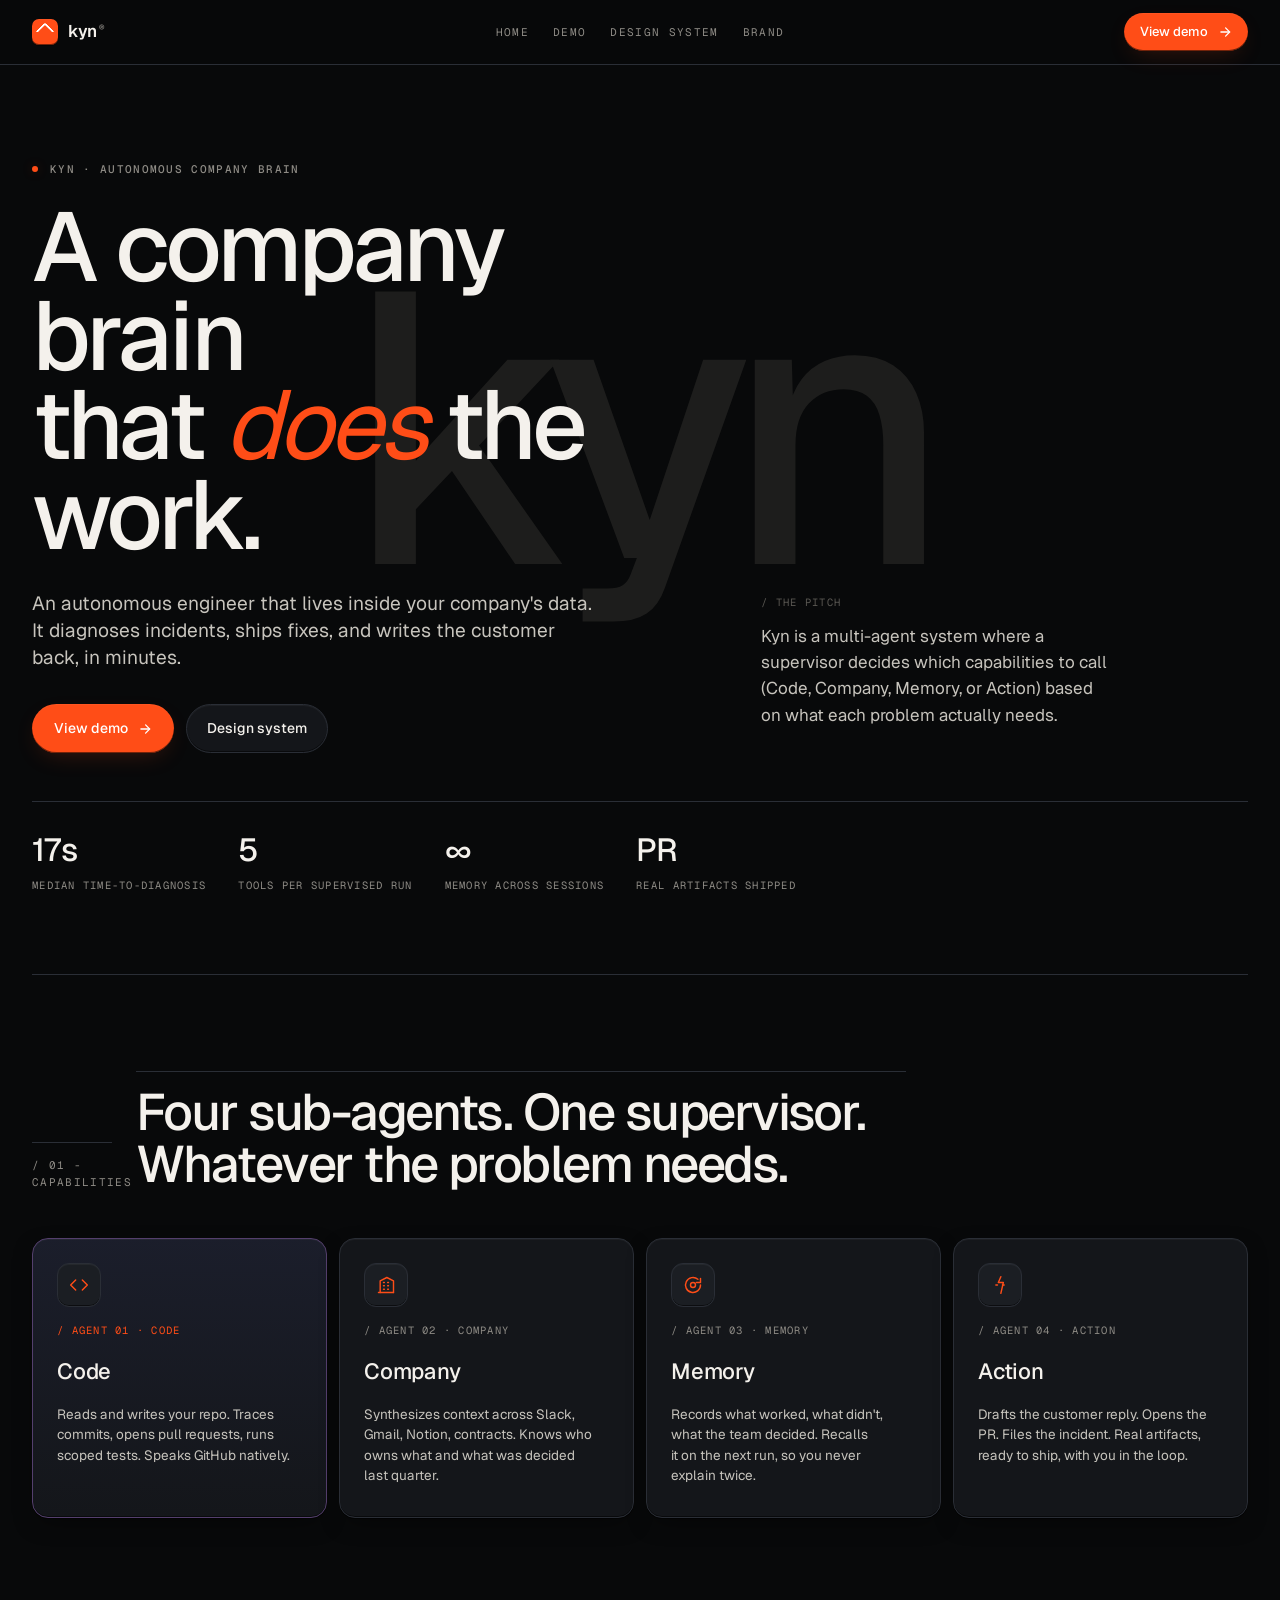
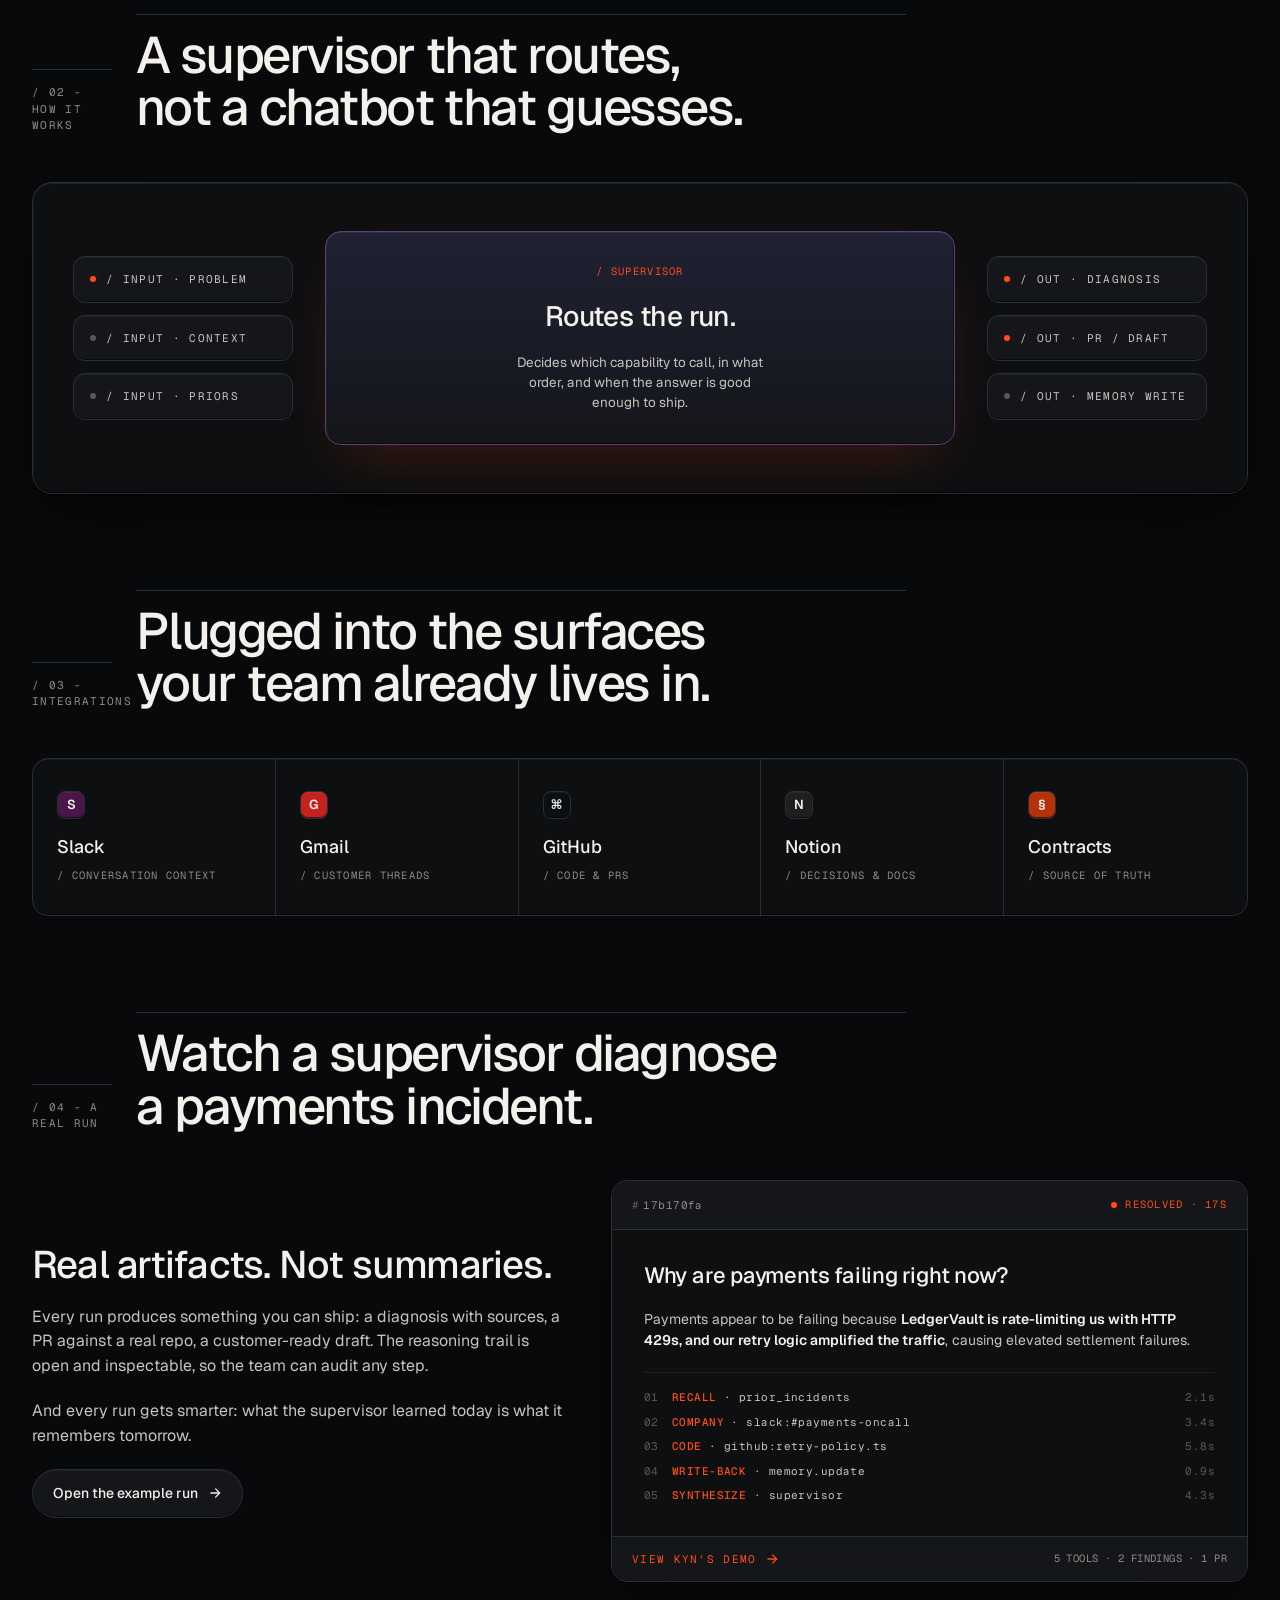
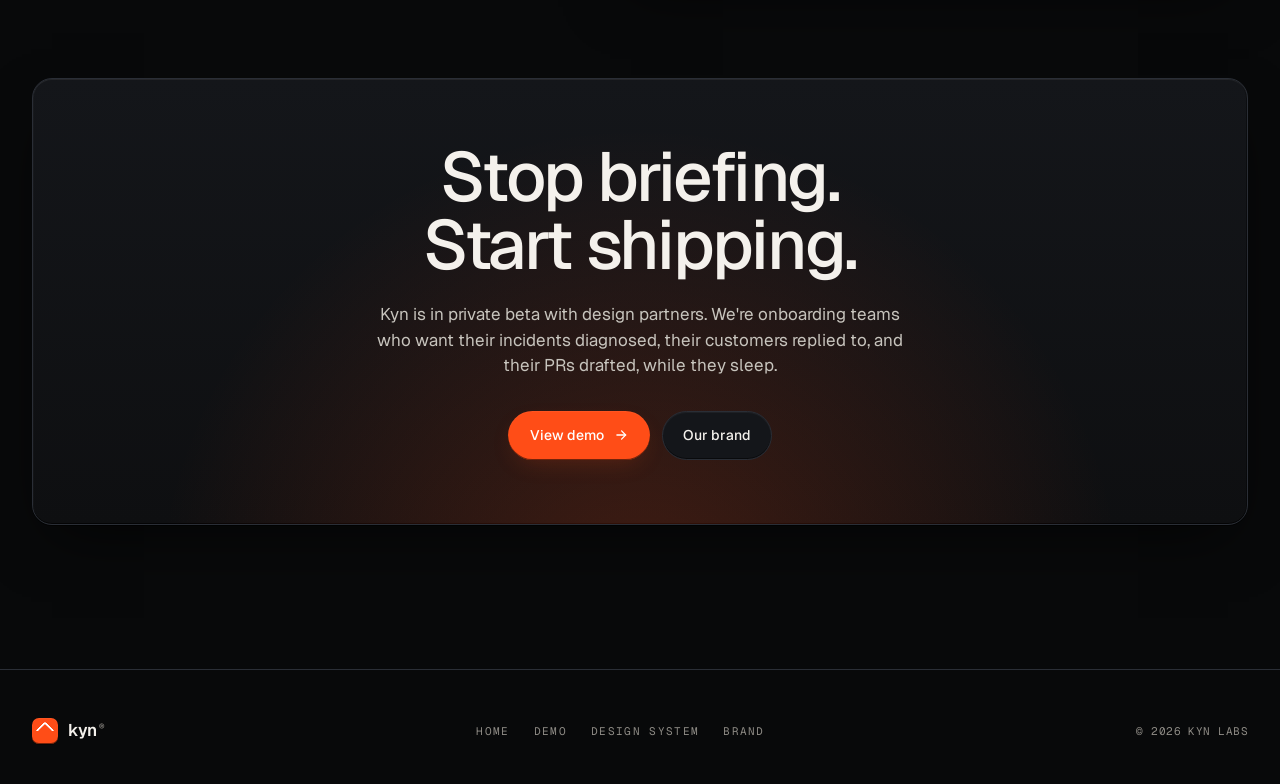
<file: index.html>
<!doctype html>
<html lang="en">
<head>
<meta charset="utf-8" />
<meta name="viewport" content="width=device-width, initial-scale=1" />
<title>kyn®: A company brain that does the work.</title>
<link rel="preconnect" href="https://fonts.googleapis.com" />
<link rel="preconnect" href="https://fonts.gstatic.com" crossorigin />
<link href="https://fonts.googleapis.com/css2?family=Geist:wght@300;400;500;600;700&family=Geist+Mono:wght@400;500&display=swap" rel="stylesheet" />
<link rel="stylesheet" href="tokens.css" />
<style>
  body { overflow-x: hidden; }
  a { color: inherit; text-decoration: none; }

  /* ============= LAYOUT ============= */
  .lp-shell { max-width: 1320px; margin: 0 auto; padding: 0 var(--s-8); }
  .lp-rule  { height: 1px; background: var(--surface-line); width: 100%; }

  /* ============= TOPBAR ============= */
  .lp-top {
    position: sticky; top: 0; z-index: 30;
    background: color-mix(in oklch, var(--surface-0) 86%, transparent);
    backdrop-filter: blur(12px); -webkit-backdrop-filter: blur(12px);
    border-bottom: 1px solid var(--surface-line);
  }
  .lp-top-inner { max-width: 1320px; margin: 0 auto; padding: 0 var(--s-8); height: 64px; display: grid; grid-template-columns: 1fr auto 1fr; align-items: center; gap: var(--s-6); }
  .lp-top-inner > :first-child { justify-self: start; }
  .lp-top-inner > :last-child { justify-self: end; }
  .lp-mark { display: inline-flex; align-items: center; gap: 10px; color: var(--ink-1); }
  .lp-mark .glyph {
    width: 26px; height: 26px;
    background: var(--orange-500);
    border-radius: 7px;
    position: relative;
    box-shadow: var(--bevel), 0 1px 0 rgba(0,0,0,0.4);
    display: inline-block;
  }
  .lp-mark .glyph::after {
    content: ""; position: absolute; inset: 6px;
    border: 2px solid #fff; border-radius: 3px;
    border-right-color: transparent; border-bottom-color: transparent;
    transform: rotate(45deg);
  }
  .lp-mark .word {
    font-family: var(--font-display);
    font-size: 17px; font-weight: 600; letter-spacing: -0.02em;
  }
  .lp-mark .reg {
    font-family: var(--font-mono); font-size: 9px; color: var(--ink-3);
    margin-left: 2px; letter-spacing: 0.1em; text-transform: uppercase;
    vertical-align: super;
  }
  .lp-nav { display: flex; gap: var(--s-6); align-items: center; }
  .lp-nav a { font-family: var(--font-mono); font-size: 11px; letter-spacing: var(--tracking-wide); text-transform: uppercase; color: var(--ink-3); transition: color var(--dur-2); }
  .lp-nav a:hover { color: var(--ink-1); }

  /* ============= HERO ============= */
  .hero { position: relative; padding: 96px 0 80px; overflow: hidden; }
  .hero-grid { display: grid; grid-template-columns: 1.4fr 1fr; gap: var(--s-12); align-items: end; position: relative; z-index: 2; }
  .hero-eyebrow { display: flex; align-items: center; gap: 12px; margin-bottom: var(--s-6); }
  .hero-eyebrow .dot { width: 6px; height: 6px; border-radius: 50%; background: var(--orange-500); box-shadow: 0 0 12px var(--orange-glow); }
  .hero h1 {
    font-family: var(--font-display);
    font-size: clamp(56px, 7.6vw, 124px);
    line-height: 0.92; letter-spacing: -0.04em; font-weight: 500;
    color: var(--ink-1); margin: 0; text-wrap: balance;
  }
  .hero h1 .accent { color: var(--orange-500); font-style: italic; font-weight: 400; }
  .hero-sub {
    font-family: var(--font-display); font-size: clamp(18px, 1.5vw, 22px); line-height: 1.4;
    color: var(--ink-2); max-width: 44ch; margin: var(--s-8) 0 0;
    text-wrap: pretty;
  }
  .hero-meta { padding-bottom: 8px; }
  .hero-meta .label { font-family: var(--font-mono); font-size: 10.5px; letter-spacing: var(--tracking-wide); text-transform: uppercase; color: var(--ink-4); }
  .hero-meta .body  { font-family: var(--font-display); font-size: 17px; line-height: 1.55; color: var(--ink-2); margin-top: 10px; max-width: 32ch; text-wrap: pretty; }

  .hero-ctas { display: flex; gap: var(--s-3); margin-top: var(--s-8); flex-wrap: wrap; }
  .btn-cta-primary {
    display: inline-flex; align-items: center; gap: 10px;
    background: var(--orange-500); color: #fff; border: 0;
    border-radius: var(--r-pill); padding: 14px 22px;
    font-family: var(--font-body); font-size: 14px; font-weight: 500;
    box-shadow: var(--bevel), 0 8px 24px -8px var(--orange-glow);
    cursor: pointer; transition: transform var(--dur-1), background var(--dur-2);
  }
  .btn-cta-primary:hover { background: var(--orange-600); transform: translateY(-1px); }
  .btn-cta-ghost {
    display: inline-flex; align-items: center; gap: 10px;
    background: var(--surface-2); color: var(--ink-1); border: 1px solid var(--surface-line);
    border-radius: var(--r-pill); padding: 13px 20px;
    font-family: var(--font-body); font-size: 14px; font-weight: 500;
    box-shadow: var(--bevel); cursor: pointer; transition: background var(--dur-2);
  }
  .btn-cta-ghost:hover { background: var(--surface-3); }
  .arrow { width: 14px; height: 14px; }

  /* Ambient backdrop word */
  .hero-ambient {
    position: absolute; left: 50%; top: 22%; transform: translateX(-50%);
    font-family: var(--font-display);
    font-size: clamp(220px, 30vw, 460px);
    color: var(--ink-5); opacity: 0.55;
    letter-spacing: -0.05em; line-height: 0.85; font-weight: 500;
    pointer-events: none; user-select: none; z-index: 1;
    white-space: nowrap;
  }
  .hero-stats { display: flex; gap: var(--s-8); margin-top: var(--s-12); border-top: 1px solid var(--surface-line); padding-top: var(--s-6); }
  .hero-stats .cell { display: flex; flex-direction: column; gap: 4px; }
  .hero-stats .num { font-family: var(--font-display); font-size: 32px; font-weight: 500; letter-spacing: -0.02em; color: var(--ink-1); }
  .hero-stats .lbl { font-family: var(--font-mono); font-size: 10.5px; letter-spacing: var(--tracking-wide); text-transform: uppercase; color: var(--ink-3); }

  /* ============= SECTION HEADERS ============= */
  .sec { padding: 96px 0; position: relative; }
  .sec-head { display: grid; grid-template-columns: 80px 1fr; gap: var(--s-6); align-items: end; margin-bottom: var(--s-12); }
  .sec-num { font-family: var(--font-mono); font-size: 11px; letter-spacing: var(--tracking-wide); text-transform: uppercase; color: var(--ink-3); padding-top: 14px; border-top: 1px solid var(--surface-line); }
  .sec-title { font-family: var(--font-display); font-size: clamp(34px, 4vw, 56px); line-height: 1.02; letter-spacing: -0.03em; font-weight: 500; color: var(--ink-1); margin: 0; max-width: 22ch; text-wrap: balance; padding-top: 14px; border-top: 1px solid var(--surface-line); }

  /* ============= CAPABILITIES ============= */
  .cap-grid { display: grid; grid-template-columns: repeat(4, 1fr); gap: var(--s-3); }
  .cap {
    background: var(--surface-2); border: 1px solid var(--surface-line);
    border-radius: var(--r-4); padding: var(--s-6);
    box-shadow: var(--bevel), var(--shadow-md);
    display: flex; flex-direction: column; gap: var(--s-4); min-height: 280px;
    position: relative; overflow: hidden;
    transition: transform var(--dur-2), border-color var(--dur-2);
  }
  .cap:hover { transform: translateY(-2px); border-color: var(--surface-3); }
  .cap .glyph-box {
    width: 44px; height: 44px; border-radius: 12px;
    background: var(--surface-3); border: 1px solid var(--surface-line);
    display: flex; align-items: center; justify-content: center;
    color: var(--orange-500);
    box-shadow: var(--bevel);
  }
  .cap .glyph-box svg { width: 20px; height: 20px; }
  .cap .name { font-family: var(--font-display); font-size: 22px; font-weight: 500; letter-spacing: -0.01em; color: var(--ink-1); }
  .cap .desc { font-family: var(--font-display); font-size: 13.5px; line-height: 1.5; color: var(--ink-2); flex: 1; text-wrap: pretty; }
  .cap .tag { font-family: var(--font-mono); font-size: 10.5px; letter-spacing: var(--tracking-wide); text-transform: uppercase; color: var(--ink-3); }
  .cap.feat { background: linear-gradient(180deg, color-mix(in oklch, var(--orange-500) 8%, var(--surface-2)), var(--surface-2)); border-color: color-mix(in oklch, var(--orange-500) 30%, var(--surface-line)); }
  .cap.feat .tag { color: var(--orange-500); }

  /* ============= FLOW DIAGRAM ============= */
  .flow {
    background: var(--surface-1); border: 1px solid var(--surface-line);
    border-radius: var(--r-5); padding: var(--s-12) var(--s-10);
    box-shadow: var(--bevel-strong), var(--shadow-lg);
  }
  .flow-grid { display: grid; grid-template-columns: 220px 1fr 220px; gap: var(--s-8); align-items: center; }
  .flow-col { display: flex; flex-direction: column; gap: var(--s-3); }
  .flow-node {
    background: var(--surface-2); border: 1px solid var(--surface-line);
    border-radius: var(--r-3); padding: 14px 16px;
    box-shadow: var(--bevel);
    display: flex; align-items: center; gap: 10px;
  }
  .flow-node .label { font-family: var(--font-mono); font-size: 11px; letter-spacing: var(--tracking-wide); text-transform: uppercase; color: var(--ink-2); }
  .flow-node .pip { width: 6px; height: 6px; border-radius: 50%; background: var(--ink-4); }
  .flow-node.active .pip { background: var(--orange-500); box-shadow: 0 0 8px var(--orange-glow); }

  .flow-center {
    display: flex; flex-direction: column; align-items: center; gap: var(--s-4);
    background: linear-gradient(180deg, color-mix(in oklch, var(--orange-500) 12%, var(--surface-2)), var(--surface-2));
    border: 1px solid color-mix(in oklch, var(--orange-500) 35%, var(--surface-line));
    border-radius: var(--r-4); padding: var(--s-8);
    box-shadow: var(--bevel-strong), 0 24px 60px -20px var(--orange-glow);
    text-align: center;
  }
  .flow-center .crown { font-family: var(--font-mono); font-size: 10.5px; letter-spacing: var(--tracking-wide); text-transform: uppercase; color: var(--orange-500); }
  .flow-center .ttl { font-family: var(--font-display); font-size: 28px; font-weight: 500; letter-spacing: -0.02em; color: var(--ink-1); }
  .flow-center .sub { font-family: var(--font-display); font-size: 13.5px; line-height: 1.45; color: var(--ink-2); max-width: 28ch; }

  /* ============= INTEGRATIONS ============= */
  .integ-strip {
    border: 1px solid var(--surface-line); border-radius: var(--r-4);
    background: var(--surface-1); box-shadow: var(--bevel);
    display: grid; grid-template-columns: repeat(5, 1fr);
  }
  .integ {
    display: flex; flex-direction: column; align-items: flex-start; gap: 8px;
    padding: var(--s-8) var(--s-6); border-right: 1px solid var(--surface-line);
  }
  .integ:last-child { border-right: 0; }
  .integ .name { font-family: var(--font-display); font-size: 18px; font-weight: 500; color: var(--ink-1); }
  .integ .role { font-family: var(--font-mono); font-size: 10.5px; letter-spacing: var(--tracking-wide); text-transform: uppercase; color: var(--ink-3); }
  .integ .swatch {
    width: 28px; height: 28px; border-radius: 8px;
    border: 1px solid var(--surface-line);
    display: flex; align-items: center; justify-content: center;
    color: var(--ink-1); font-family: var(--font-display); font-weight: 600; font-size: 13px;
    box-shadow: var(--bevel);
    margin-bottom: 6px;
  }

  /* ============= PROOF / RUN PREVIEW ============= */
  .proof-grid { display: grid; grid-template-columns: 1fr 1.2fr; gap: var(--s-12); align-items: stretch; }
  .proof-copy { display: flex; flex-direction: column; gap: var(--s-5); justify-content: center; }
  .proof-copy h3 { font-family: var(--font-display); font-size: clamp(28px, 3vw, 42px); line-height: 1.05; letter-spacing: -0.02em; font-weight: 500; color: var(--ink-1); margin: 0; max-width: 22ch; text-wrap: balance; }
  .proof-copy p { font-family: var(--font-display); font-size: 16px; line-height: 1.55; color: var(--ink-2); max-width: 50ch; margin: 0; text-wrap: pretty; }

  .run-card {
    background: var(--surface-1); border: 1px solid var(--surface-line);
    border-radius: var(--r-4); overflow: hidden;
    box-shadow: var(--bevel-strong), var(--shadow-lg);
    display: flex; flex-direction: column;
  }
  .run-card-head { padding: 16px 20px; display: flex; align-items: center; justify-content: space-between; border-bottom: 1px solid var(--surface-line); background: var(--surface-2); }
  .run-card-head .id { font-family: var(--font-mono); font-size: 11px; letter-spacing: var(--tracking-mono); color: var(--ink-3); }
  .run-card-head .id .hash { color: var(--ink-4); margin-right: 4px; }
  .run-card-head .status { font-family: var(--font-mono); font-size: 10.5px; letter-spacing: var(--tracking-wide); text-transform: uppercase; color: var(--orange-500); display: flex; align-items: center; gap: 8px; }
  .run-card-head .status .dot { width: 6px; height: 6px; border-radius: 50%; background: var(--orange-500); box-shadow: 0 0 8px var(--orange-glow); }
  .run-card-body { padding: var(--s-8); display: flex; flex-direction: column; gap: var(--s-5); }
  .run-card-body .q { font-family: var(--font-display); font-size: 22px; line-height: 1.2; letter-spacing: -0.01em; color: var(--ink-1); font-weight: 500; }
  .run-card-body .a { font-family: var(--font-display); font-size: 14px; line-height: 1.55; color: var(--ink-2); }
  .run-card-body .a strong { color: var(--ink-1); font-weight: 600; }
  .run-card-trail { display: flex; flex-direction: column; gap: 8px; padding-top: var(--s-4); border-top: 1px solid var(--surface-line-soft); }
  .trail-row { display: grid; grid-template-columns: 16px 1fr auto; gap: 12px; align-items: center; font-family: var(--font-mono); font-size: 11px; letter-spacing: var(--tracking-mono); }
  .trail-row .num { color: var(--ink-4); }
  .trail-row .step { color: var(--ink-2); }
  .trail-row .step b { color: var(--orange-500); font-weight: 500; }
  .trail-row .ms { color: var(--ink-4); }

  .run-card-foot { padding: 14px 20px; display: flex; align-items: center; justify-content: space-between; border-top: 1px solid var(--surface-line); background: var(--surface-2); }
  .run-card-foot .open { font-family: var(--font-mono); font-size: 11px; letter-spacing: var(--tracking-wide); text-transform: uppercase; color: var(--orange-500); display: inline-flex; align-items: center; gap: 8px; }
  .run-card-foot .meta { font-family: var(--font-mono); font-size: 10.5px; color: var(--ink-3); letter-spacing: var(--tracking-mono); }

  /* ============= CTA ============= */
  .cta-block {
    border: 1px solid var(--surface-line); border-radius: var(--r-5);
    background: linear-gradient(180deg, var(--surface-2), var(--surface-1));
    padding: var(--s-16) var(--s-10);
    box-shadow: var(--bevel-strong), var(--shadow-lg);
    text-align: center; position: relative; overflow: hidden;
  }
  .cta-block::before {
    content: ""; position: absolute; inset: 0; pointer-events: none;
    background: radial-gradient(circle at 50% 120%, var(--orange-glow), transparent 60%);
  }
  .cta-block h2 { font-family: var(--font-display); font-size: clamp(40px, 5.4vw, 80px); line-height: 0.98; letter-spacing: -0.035em; font-weight: 500; color: var(--ink-1); margin: 0 auto; max-width: 18ch; text-wrap: balance; position: relative; }
  .cta-block .sub { font-family: var(--font-display); font-size: 17px; color: var(--ink-2); margin: var(--s-6) auto 0; max-width: 50ch; text-wrap: pretty; position: relative; }
  .cta-block .row { display: inline-flex; gap: var(--s-3); margin-top: var(--s-8); position: relative; }

  /* ============= FOOTER ============= */
  .lp-foot { padding: var(--s-12) 0 var(--s-10); border-top: 1px solid var(--surface-line); margin-top: var(--s-12); }
  .lp-foot-inner { display: flex; align-items: center; justify-content: space-between; gap: var(--s-8); flex-wrap: wrap; }
  .lp-foot-mono { font-family: var(--font-mono); font-size: 11px; letter-spacing: var(--tracking-mono); color: var(--ink-3); }
  .lp-foot-nav { display: flex; gap: var(--s-6); align-items: center; }
  .lp-foot-nav a { font-family: var(--font-mono); font-size: 11px; letter-spacing: var(--tracking-wide); text-transform: uppercase; color: var(--ink-3); transition: color var(--dur-2); }
  .lp-foot-nav a:hover { color: var(--orange-500); }

  /* ============= RESPONSIVE ============= */
  @media (max-width: 1100px) {
    .hero-grid, .proof-grid { grid-template-columns: 1fr; gap: var(--s-8); }
    .cap-grid { grid-template-columns: repeat(2, 1fr); }
    .integ-strip { grid-template-columns: repeat(2, 1fr); }
    .integ { border-right: 0; border-bottom: 1px solid var(--surface-line); }
    .flow-grid { grid-template-columns: 1fr; }
    .sec-head { grid-template-columns: 1fr; }
  }

  @media (max-width: 760px) {
    .lp-shell { padding: 0 var(--s-5); }
    .lp-top-inner { padding: 12px var(--s-5); gap: var(--s-3); display: flex; justify-content: space-between; height: auto; }
    .lp-top-inner > nav { display: none; }
    .lp-mark .word { font-size: 16px; }

    .hero { padding: 64px 0 56px; }
    .hero h1 { font-size: clamp(40px, 11vw, 64px); letter-spacing: -0.03em; line-height: 0.95; }
    .hero h1 br { display: none; }
    .hero-sub { font-size: 16px; margin-top: var(--s-5); }
    .hero-ambient { font-size: clamp(160px, 40vw, 240px); top: 35%; opacity: 0.4; }
    .hero-eyebrow .t-eyebrow { font-size: 10px; }
    .hero-ctas { gap: 10px; }
    .hero-ctas .btn-cta-primary, .hero-ctas .btn-cta-ghost { flex: 1; justify-content: center; padding: 13px 16px; font-size: 13.5px; }
    .hero-stats { gap: var(--s-5); flex-wrap: wrap; margin-top: var(--s-8); padding-top: var(--s-5); }
    .hero-stats .cell { flex: 1 1 40%; }
    .hero-stats .num { font-size: 24px; }

    .sec { padding: 64px 0; }
    .sec-title { font-size: clamp(28px, 7vw, 40px); }
    .sec-head { gap: var(--s-4); margin-bottom: var(--s-8); }

    .cap-grid { grid-template-columns: 1fr; }
    .cap { min-height: 0; padding: var(--s-5); }
    .cap .name { font-size: 20px; }

    .flow { padding: var(--s-6) var(--s-4); }
    .flow-center { padding: var(--s-5); }
    .flow-center .ttl { font-size: 22px; }

    .integ-strip { grid-template-columns: 1fr; }
    .integ { padding: var(--s-5); border-bottom: 1px solid var(--surface-line); border-right: 0; }
    .integ:last-child { border-bottom: 0; }

    .run-card-body { padding: var(--s-5); }
    .run-card-body .q { font-size: 18px; }
    .trail-row { font-size: 10.5px; }
    .run-card-foot { padding: 12px var(--s-4); flex-wrap: wrap; gap: 8px; }
    .run-card-foot .meta { font-size: 9.5px; }

    .cta-block { padding: var(--s-10) var(--s-5); }
    .cta-block h2 { font-size: clamp(32px, 10vw, 56px); }
    .cta-block .row { flex-direction: column; width: 100%; gap: 10px; }
    .cta-block .row a { justify-content: center; }

    .lp-foot { padding: var(--s-8) 0; margin-top: var(--s-8); }
    .lp-foot-inner { flex-direction: column; align-items: flex-start; gap: var(--s-4); }
    .lp-foot-nav { flex-wrap: wrap; gap: var(--s-3) var(--s-4); }
  }
</style>
</head>
<body screen="Landing - Kyn">

<!-- ===================== TOPBAR ===================== -->
<header class="lp-top" data-screen-label="Landing">
  <div class="lp-top-inner">
    <a class="lp-mark" href="/"><span class="glyph"></span><span class="word">kyn<span class="reg">®</span></span></a>
    <nav class="lp-foot-nav">
      <a href="/" aria-current="page">Home</a>
      <a href="/run">Demo</a>
      <a href="/design-system">Design system</a>
      <a href="/brand">Brand</a>
    </nav>
    <div style="display:flex; gap: var(--s-2); align-items:center;">
      <a class="btn-cta-primary" href="/run" style="padding: 9px 16px; font-size: 13px;">View demo <svg class="arrow" viewBox="0 0 24 24" fill="none" stroke="currentColor" stroke-width="2.2" stroke-linecap="round"><path d="M5 12h14"/><path d="m13 5 7 7-7 7"/></svg></a>
    </div>
  </div>
</header>

<!-- ===================== HERO ===================== -->
<section class="hero">
  <div class="hero-ambient" aria-hidden="true">kyn</div>
  <div class="lp-shell hero-grid">
    <div>
      <div class="hero-eyebrow">
        <span class="dot"></span>
        <span class="t-eyebrow" style="color: var(--ink-3);">KYN · AUTONOMOUS COMPANY BRAIN</span>
      </div>
      <h1>A company brain<br/>that <span class="accent">does</span> the work.</h1>
      <p class="hero-sub">An autonomous engineer that lives inside your company's data. It diagnoses incidents, ships fixes, and writes the customer back, in minutes.</p>
      <div class="hero-ctas">
        <a class="btn-cta-primary" href="/run">View demo <svg class="arrow" viewBox="0 0 24 24" fill="none" stroke="currentColor" stroke-width="2.2" stroke-linecap="round"><path d="M5 12h14"/><path d="m13 5 7 7-7 7"/></svg></a>
        <a class="btn-cta-ghost" href="/design-system">Design system</a>
      </div>
    </div>
    <div class="hero-meta">
      <span class="label">/ THE PITCH</span>
      <p class="body">Kyn is a multi-agent system where a supervisor decides which capabilities to call (Code, Company, Memory, or Action) based on what each problem actually needs.</p>
    </div>
  </div>
  <div class="lp-shell">
    <div class="hero-stats">
      <div class="cell"><span class="num">17s</span><span class="lbl">Median time-to-diagnosis</span></div>
      <div class="cell"><span class="num">5</span><span class="lbl">Tools per supervised run</span></div>
      <div class="cell"><span class="num">∞</span><span class="lbl">Memory across sessions</span></div>
      <div class="cell"><span class="num">PR</span><span class="lbl">Real artifacts shipped</span></div>
    </div>
  </div>
</section>

<div class="lp-shell"><div class="lp-rule"></div></div>

<!-- ===================== CAPABILITIES ===================== -->
<section class="sec" id="capabilities">
  <div class="lp-shell">
    <div class="sec-head">
      <div class="sec-num">/ 01 - CAPABILITIES</div>
      <h2 class="sec-title">Four sub-agents. One supervisor. Whatever the problem needs.</h2>
    </div>

    <div class="cap-grid">
      <div class="cap feat">
        <div class="glyph-box">
          <svg viewBox="0 0 24 24" fill="none" stroke="currentColor" stroke-width="1.7" stroke-linecap="round" stroke-linejoin="round"><polyline points="16 18 22 12 16 6"/><polyline points="8 6 2 12 8 18"/></svg>
        </div>
        <div class="tag">/ AGENT 01 · CODE</div>
        <div class="name">Code</div>
        <div class="desc">Reads and writes your repo. Traces commits, opens pull requests, runs scoped tests. Speaks GitHub natively.</div>
      </div>

      <div class="cap">
        <div class="glyph-box">
          <svg viewBox="0 0 24 24" fill="none" stroke="currentColor" stroke-width="1.7" stroke-linecap="round" stroke-linejoin="round"><path d="M3 21h18"/><path d="M5 21V7l8-4 8 4v14"/><path d="M9 9h1"/><path d="M9 13h1"/><path d="M9 17h1"/><path d="M14 9h1"/><path d="M14 13h1"/><path d="M14 17h1"/></svg>
        </div>
        <div class="tag">/ AGENT 02 · COMPANY</div>
        <div class="name">Company</div>
        <div class="desc">Synthesizes context across Slack, Gmail, Notion, contracts. Knows who owns what and what was decided last quarter.</div>
      </div>

      <div class="cap">
        <div class="glyph-box">
          <svg viewBox="0 0 24 24" fill="none" stroke="currentColor" stroke-width="1.7" stroke-linecap="round" stroke-linejoin="round"><path d="M21 12a9 9 0 1 1-3.13-6.84"/><path d="M21 4v5h-5"/><circle cx="12" cy="12" r="3"/></svg>
        </div>
        <div class="tag">/ AGENT 03 · MEMORY</div>
        <div class="name">Memory</div>
        <div class="desc">Records what worked, what didn't, what the team decided. Recalls it on the next run, so you never explain twice.</div>
      </div>

      <div class="cap">
        <div class="glyph-box">
          <svg viewBox="0 0 24 24" fill="none" stroke="currentColor" stroke-width="1.7" stroke-linecap="round" stroke-linejoin="round"><path d="m13 2-3 7h6l-3 13"/><path d="M7 12h2"/><path d="M15 12h2"/></svg>
        </div>
        <div class="tag">/ AGENT 04 · ACTION</div>
        <div class="name">Action</div>
        <div class="desc">Drafts the customer reply. Opens the PR. Files the incident. Real artifacts, ready to ship, with you in the loop.</div>
      </div>
    </div>
  </div>
</section>

<!-- ===================== FLOW ===================== -->
<section class="sec" id="flow" style="padding-top: 0;">
  <div class="lp-shell">
    <div class="sec-head">
      <div class="sec-num">/ 02 - HOW IT WORKS</div>
      <h2 class="sec-title">A supervisor that routes, not a chatbot that guesses.</h2>
    </div>

    <div class="flow">
      <div class="flow-grid">
        <div class="flow-col">
          <div class="flow-node active"><span class="pip"></span><span class="label">/ INPUT · PROBLEM</span></div>
          <div class="flow-node"><span class="pip"></span><span class="label">/ INPUT · CONTEXT</span></div>
          <div class="flow-node"><span class="pip"></span><span class="label">/ INPUT · PRIORS</span></div>
        </div>

        <div class="flow-center">
          <span class="crown">/ SUPERVISOR</span>
          <span class="ttl">Routes the run.</span>
          <span class="sub">Decides which capability to call, in what order, and when the answer is good enough to ship.</span>
        </div>

        <div class="flow-col">
          <div class="flow-node active"><span class="pip"></span><span class="label">/ OUT · DIAGNOSIS</span></div>
          <div class="flow-node active"><span class="pip"></span><span class="label">/ OUT · PR / DRAFT</span></div>
          <div class="flow-node"><span class="pip"></span><span class="label">/ OUT · MEMORY WRITE</span></div>
        </div>
      </div>
    </div>
  </div>
</section>

<!-- ===================== INTEGRATIONS ===================== -->
<section class="sec" id="integrations" style="padding-top: 0;">
  <div class="lp-shell">
    <div class="sec-head">
      <div class="sec-num">/ 03 - INTEGRATIONS</div>
      <h2 class="sec-title">Plugged into the surfaces your team already lives in.</h2>
    </div>

    <div class="integ-strip">
      <div class="integ"><div class="swatch" style="background: #4A154B;">S</div><span class="name">Slack</span><span class="role">/ CONVERSATION CONTEXT</span></div>
      <div class="integ"><div class="swatch" style="background: #C5221F;">G</div><span class="name">Gmail</span><span class="role">/ CUSTOMER THREADS</span></div>
      <div class="integ"><div class="swatch" style="background: #0B0E13;">⌘</div><span class="name">GitHub</span><span class="role">/ CODE & PRs</span></div>
      <div class="integ"><div class="swatch" style="background: #1F1F1F;">N</div><span class="name">Notion</span><span class="role">/ DECISIONS & DOCS</span></div>
      <div class="integ"><div class="swatch" style="background: var(--orange-700);">§</div><span class="name">Contracts</span><span class="role">/ SOURCE OF TRUTH</span></div>
    </div>
  </div>
</section>

<!-- ===================== PROOF ===================== -->
<section class="sec" id="proof" style="padding-top: 0;">
  <div class="lp-shell">
    <div class="sec-head">
      <div class="sec-num">/ 04 - A REAL RUN</div>
      <h2 class="sec-title">Watch a supervisor diagnose a payments incident.</h2>
    </div>

    <div class="proof-grid">
      <div class="proof-copy">
        <h3>Real artifacts. Not summaries.</h3>
        <p>Every run produces something you can ship: a diagnosis with sources, a PR against a real repo, a customer-ready draft. The reasoning trail is open and inspectable, so the team can audit any step.</p>
        <p>And every run gets smarter: what the supervisor learned today is what it remembers tomorrow.</p>
        <a class="btn-cta-ghost" href="/run" style="align-self: flex-start;">Open the example run <svg class="arrow" viewBox="0 0 24 24" fill="none" stroke="currentColor" stroke-width="2.2" stroke-linecap="round"><path d="M5 12h14"/><path d="m13 5 7 7-7 7"/></svg></a>
      </div>

      <a class="run-card" href="/run" style="text-decoration: none;">
        <div class="run-card-head">
          <span class="id"><span class="hash">#</span>17b170fa</span>
          <span class="status"><span class="dot"></span>RESOLVED · 17S</span>
        </div>
        <div class="run-card-body">
          <div class="q">Why are payments failing right now?</div>
          <div class="a">Payments appear to be failing because <strong>LedgerVault is rate-limiting us with HTTP 429s, and our retry logic amplified the traffic</strong>, causing elevated settlement failures.</div>
          <div class="run-card-trail">
            <div class="trail-row"><span class="num">01</span><span class="step"><b>RECALL</b> · prior_incidents</span><span class="ms">2.1s</span></div>
            <div class="trail-row"><span class="num">02</span><span class="step"><b>COMPANY</b> · slack:#payments-oncall</span><span class="ms">3.4s</span></div>
            <div class="trail-row"><span class="num">03</span><span class="step"><b>CODE</b> · github:retry-policy.ts</span><span class="ms">5.8s</span></div>
            <div class="trail-row"><span class="num">04</span><span class="step"><b>WRITE-BACK</b> · memory.update</span><span class="ms">0.9s</span></div>
            <div class="trail-row"><span class="num">05</span><span class="step"><b>SYNTHESIZE</b> · supervisor</span><span class="ms">4.3s</span></div>
          </div>
        </div>
        <div class="run-card-foot">
          <span class="open">View kyn's demo <svg class="arrow" viewBox="0 0 24 24" fill="none" stroke="currentColor" stroke-width="2.2" stroke-linecap="round"><path d="M5 12h14"/><path d="m13 5 7 7-7 7"/></svg></span>
          <span class="meta">5 TOOLS · 2 FINDINGS · 1 PR</span>
        </div>
      </a>
    </div>
  </div>
</section>

<!-- ===================== CTA ===================== -->
<section class="sec" id="cta" style="padding-top: 0;">
  <div class="lp-shell">
    <div class="cta-block">
      <h2>Stop briefing. Start shipping.</h2>
      <p class="sub">Kyn is in private beta with design partners. We're onboarding teams who want their incidents diagnosed, their customers replied to, and their PRs drafted, while they sleep.</p>
      <div class="row">
        <a class="btn-cta-primary" href="/run">View demo <svg class="arrow" viewBox="0 0 24 24" fill="none" stroke="currentColor" stroke-width="2.2" stroke-linecap="round"><path d="M5 12h14"/><path d="m13 5 7 7-7 7"/></svg></a>
        <a class="btn-cta-ghost" href="/brand">Our brand</a>
      </div>
    </div>
  </div>
</section>

<!-- ===================== FOOTER ===================== -->
<footer class="lp-foot">
  <div class="lp-shell lp-foot-inner">
    <a class="lp-mark" href="/"><span class="glyph"></span><span class="word">kyn<span class="reg">®</span></span></a>
    <nav class="lp-foot-nav">
      <a href="/">Home</a>
      <a href="/run">Demo</a>
      <a href="/design-system">Design system</a>
      <a href="/brand">Brand</a>
    </nav>
    <span class="lp-foot-mono">© 2026 KYN LABS</span>
  </div>
</footer>

</body>
</html>
</file>
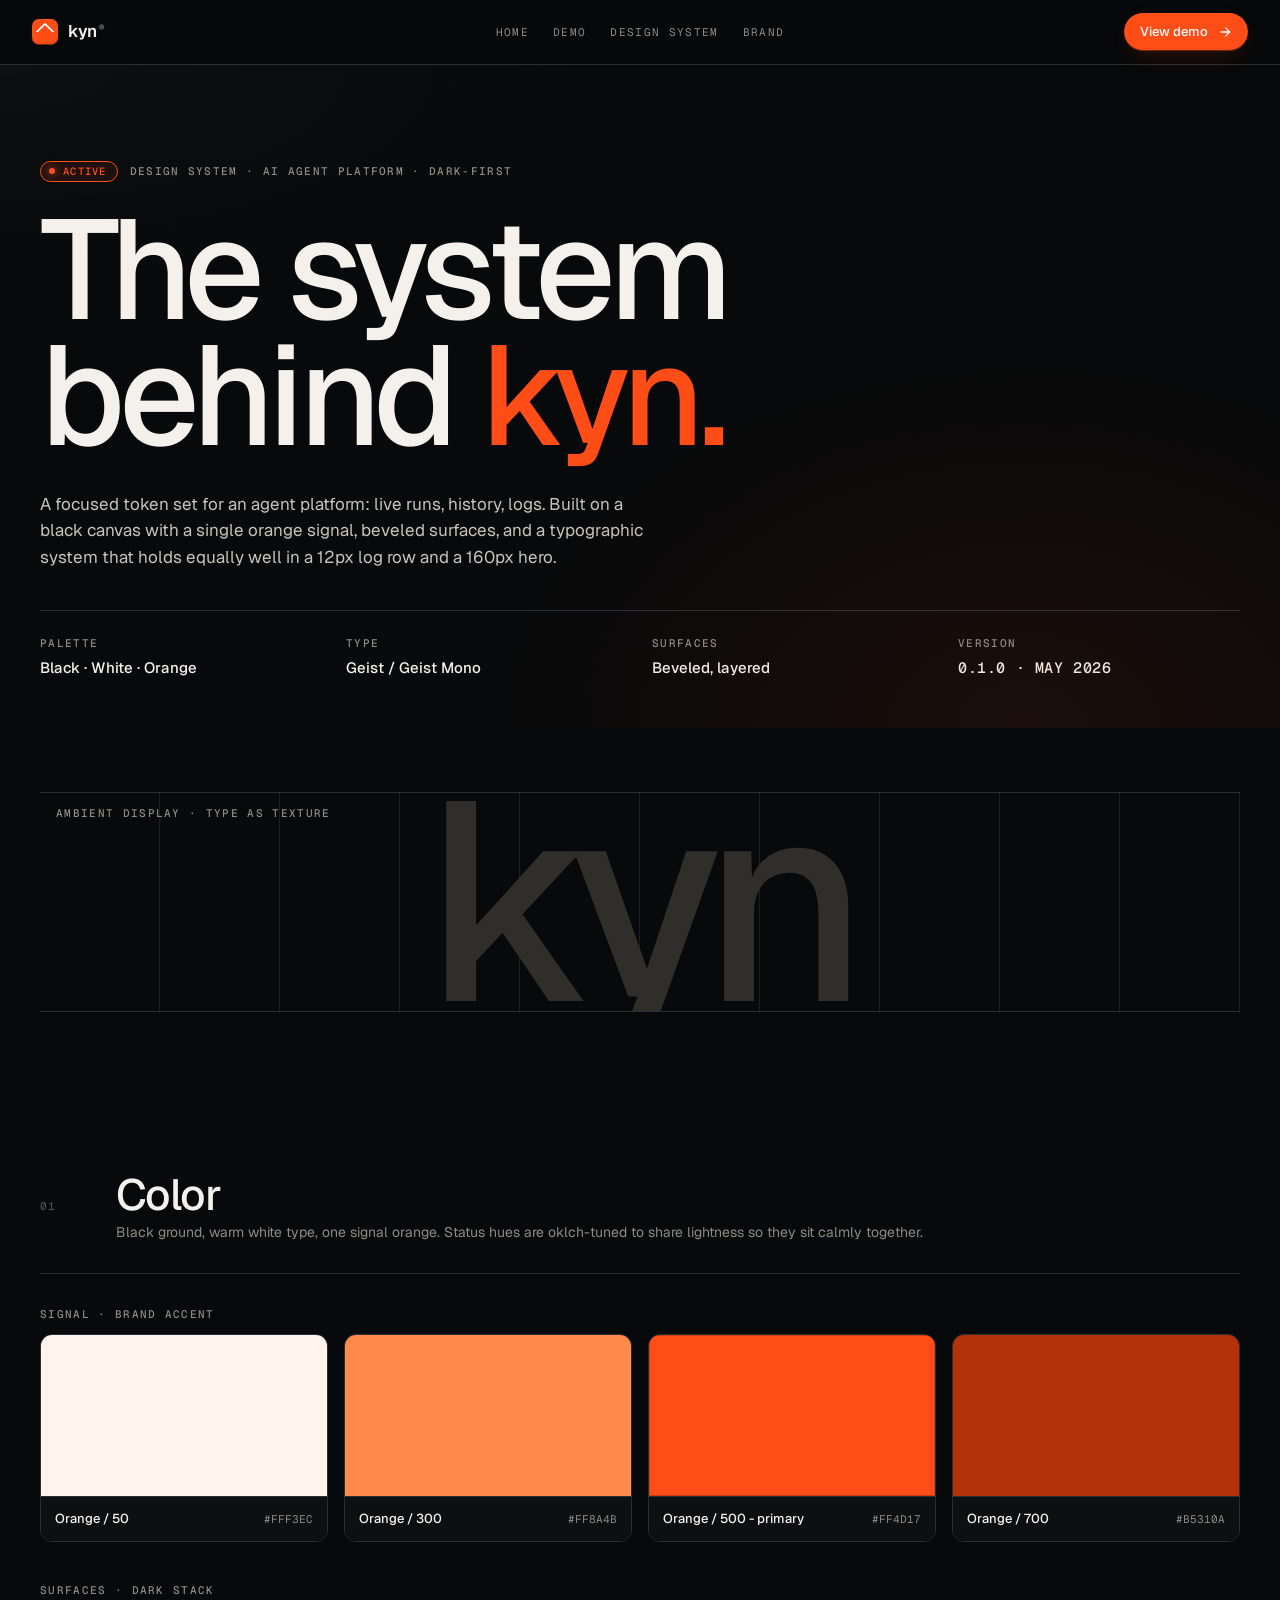
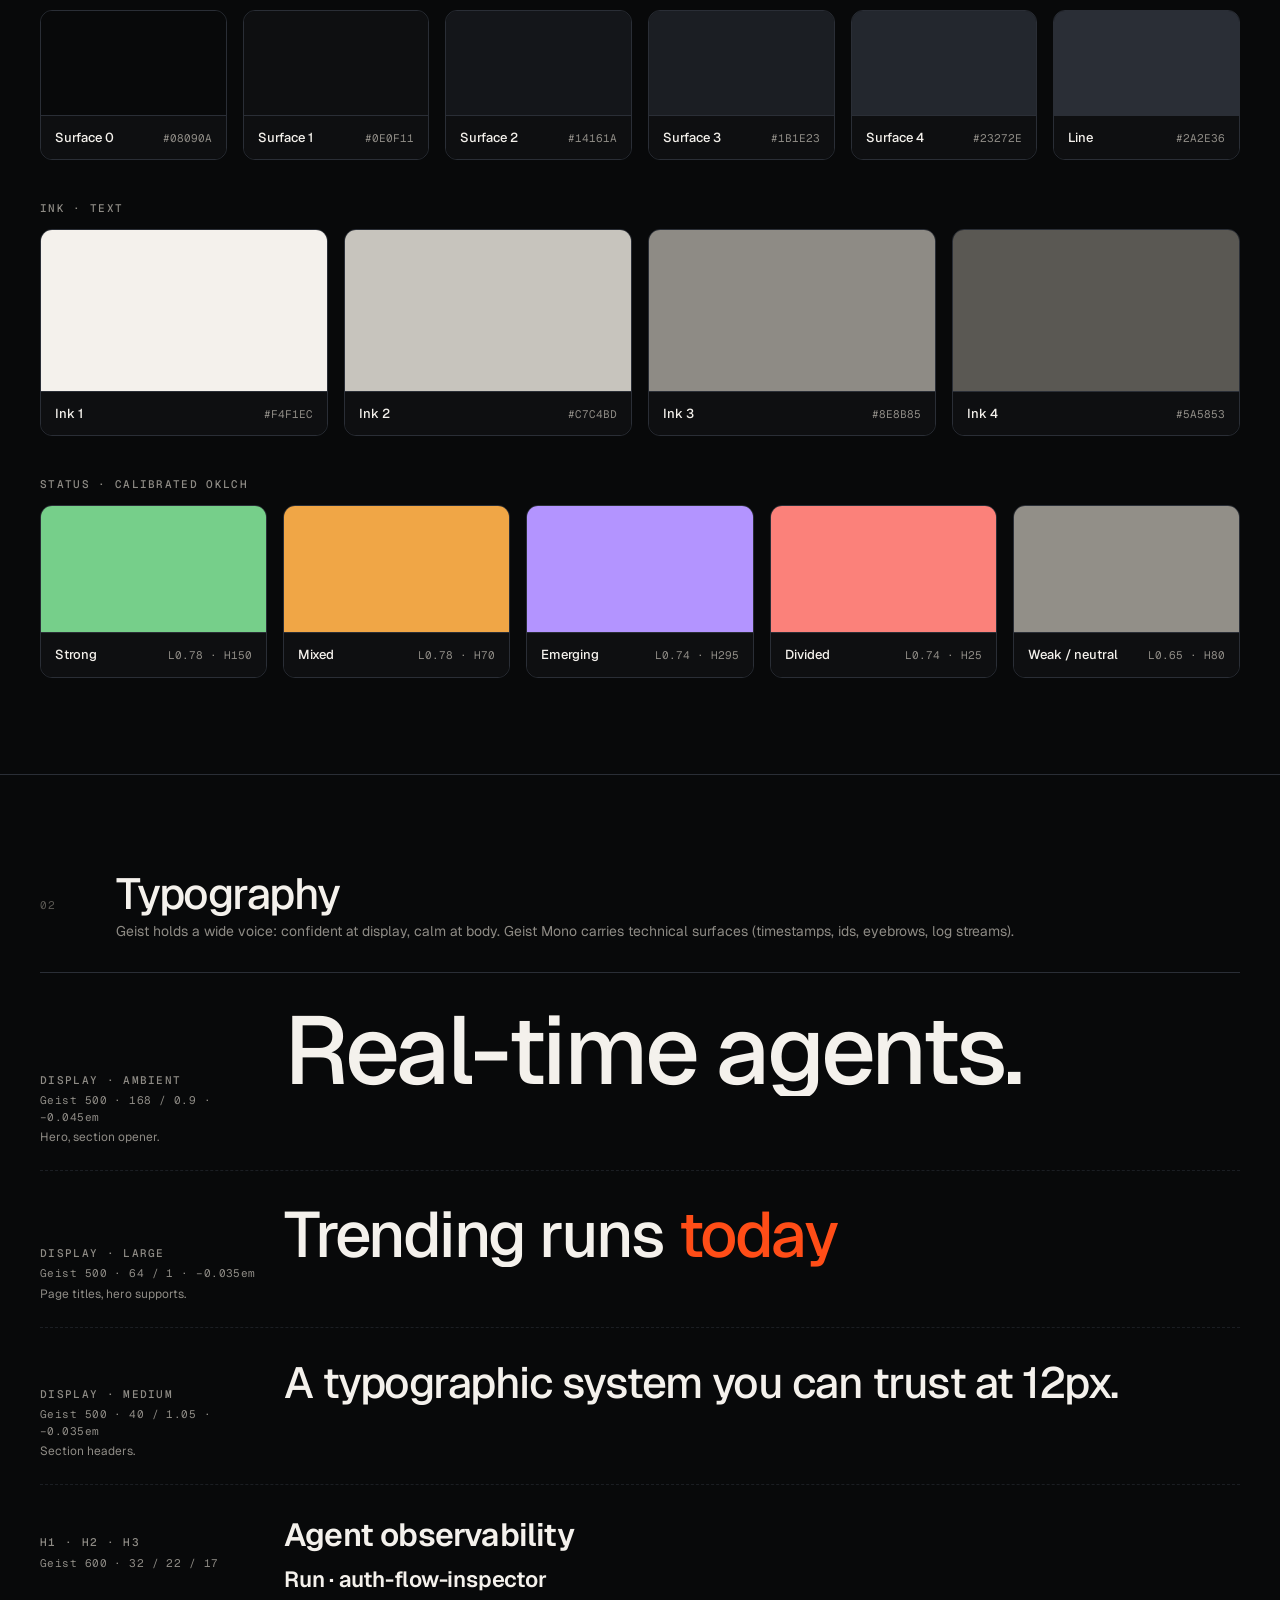
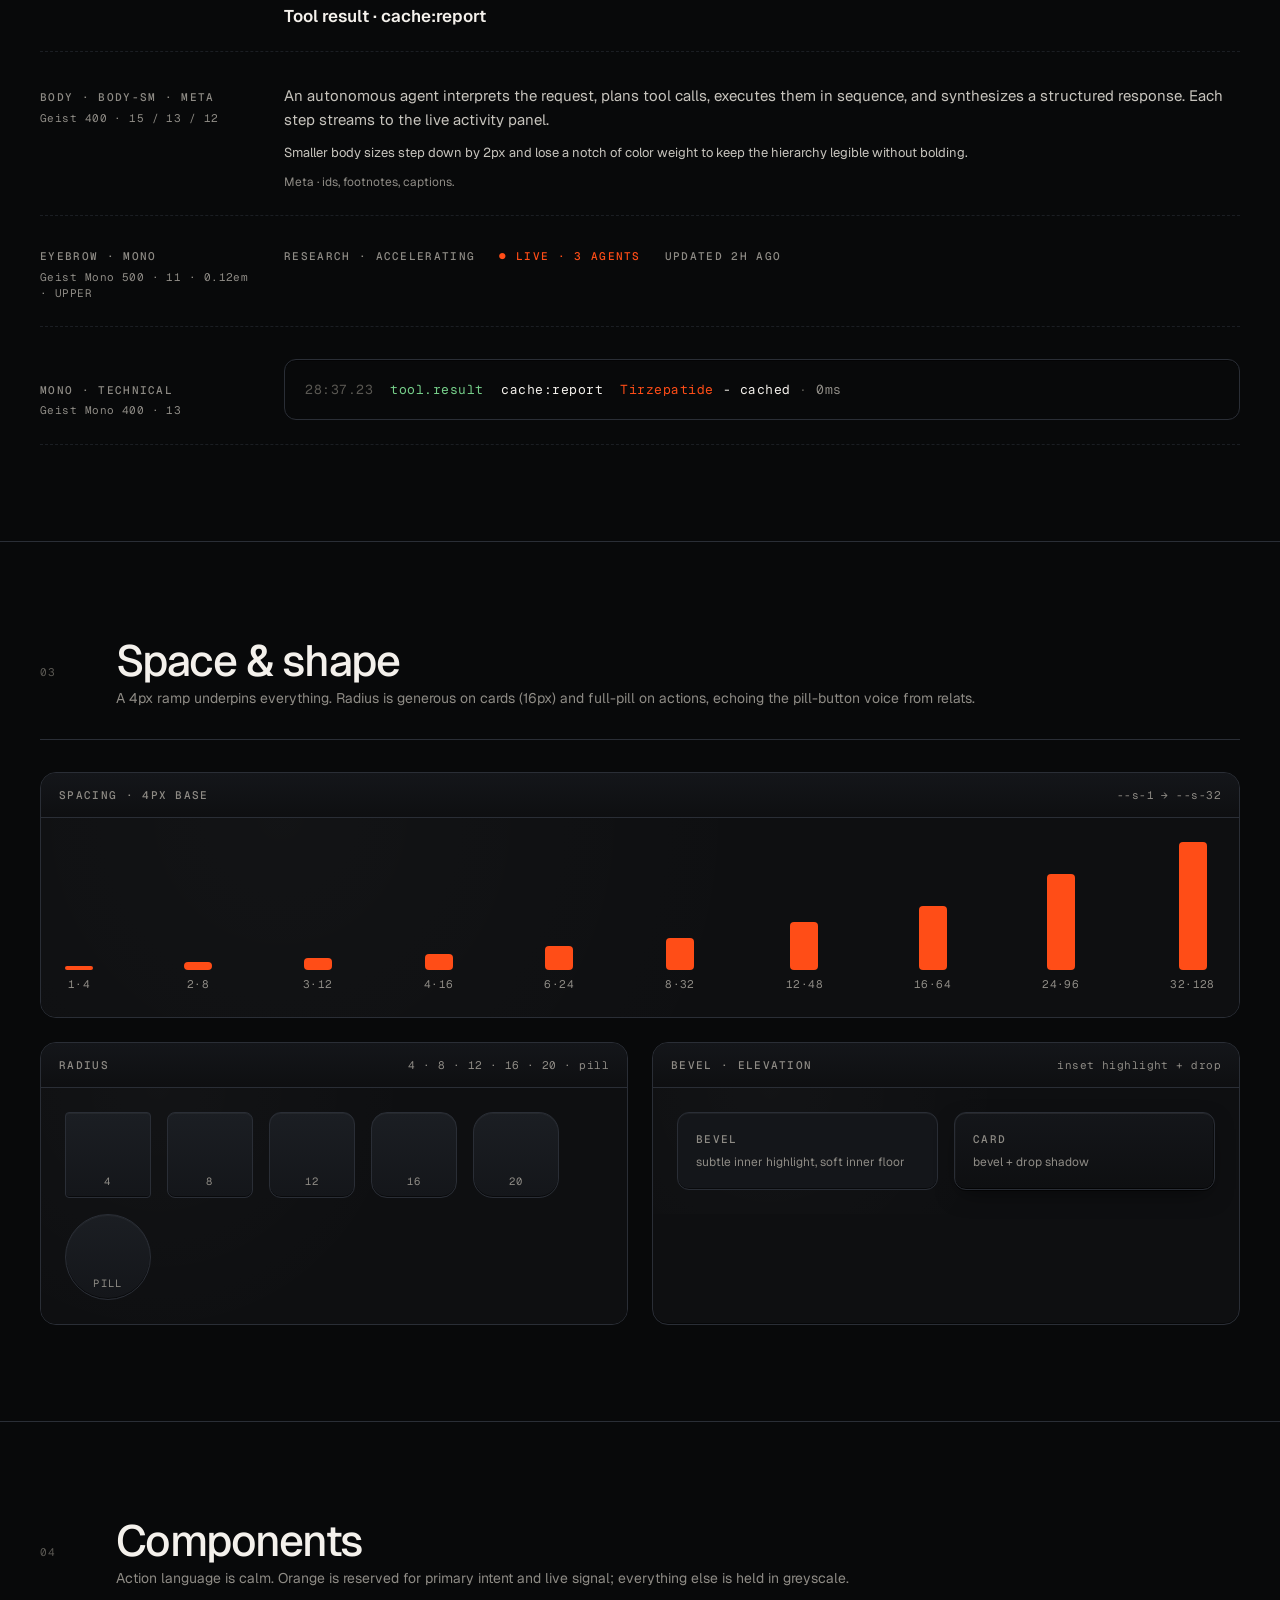
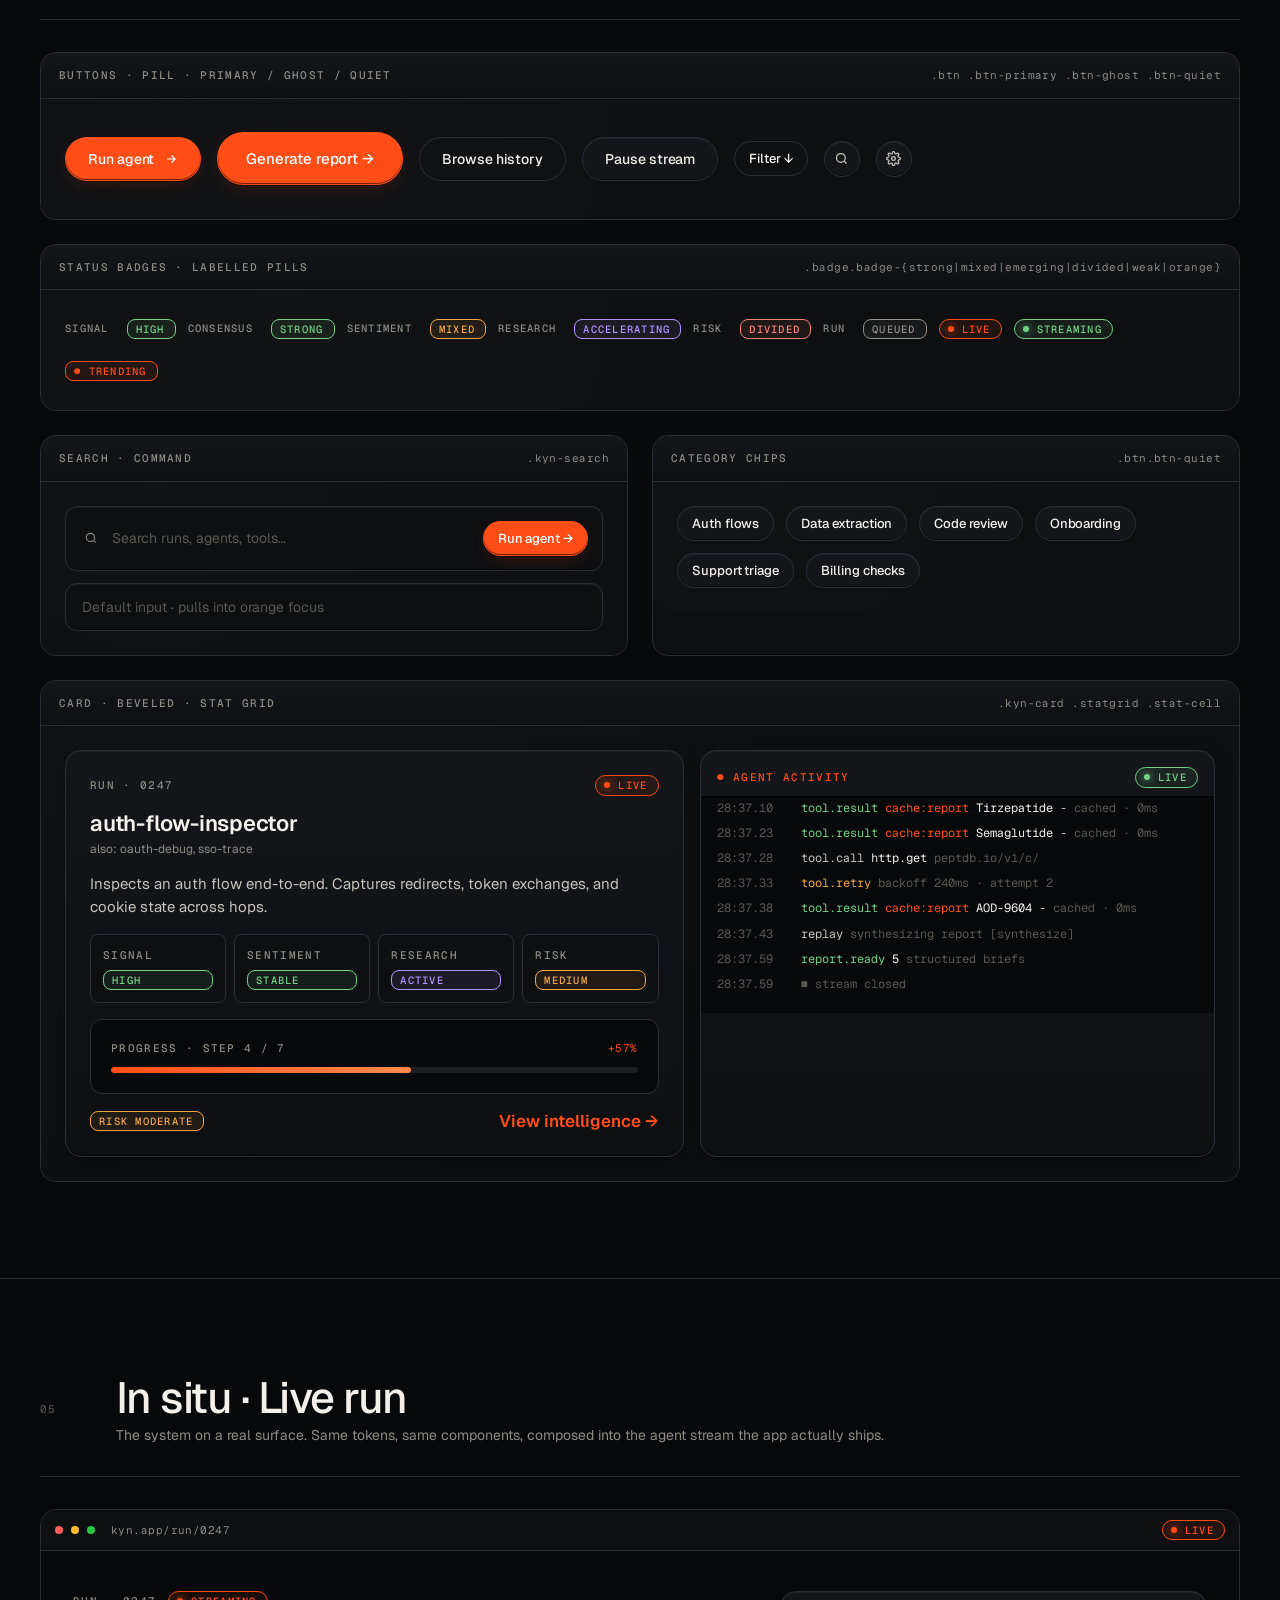
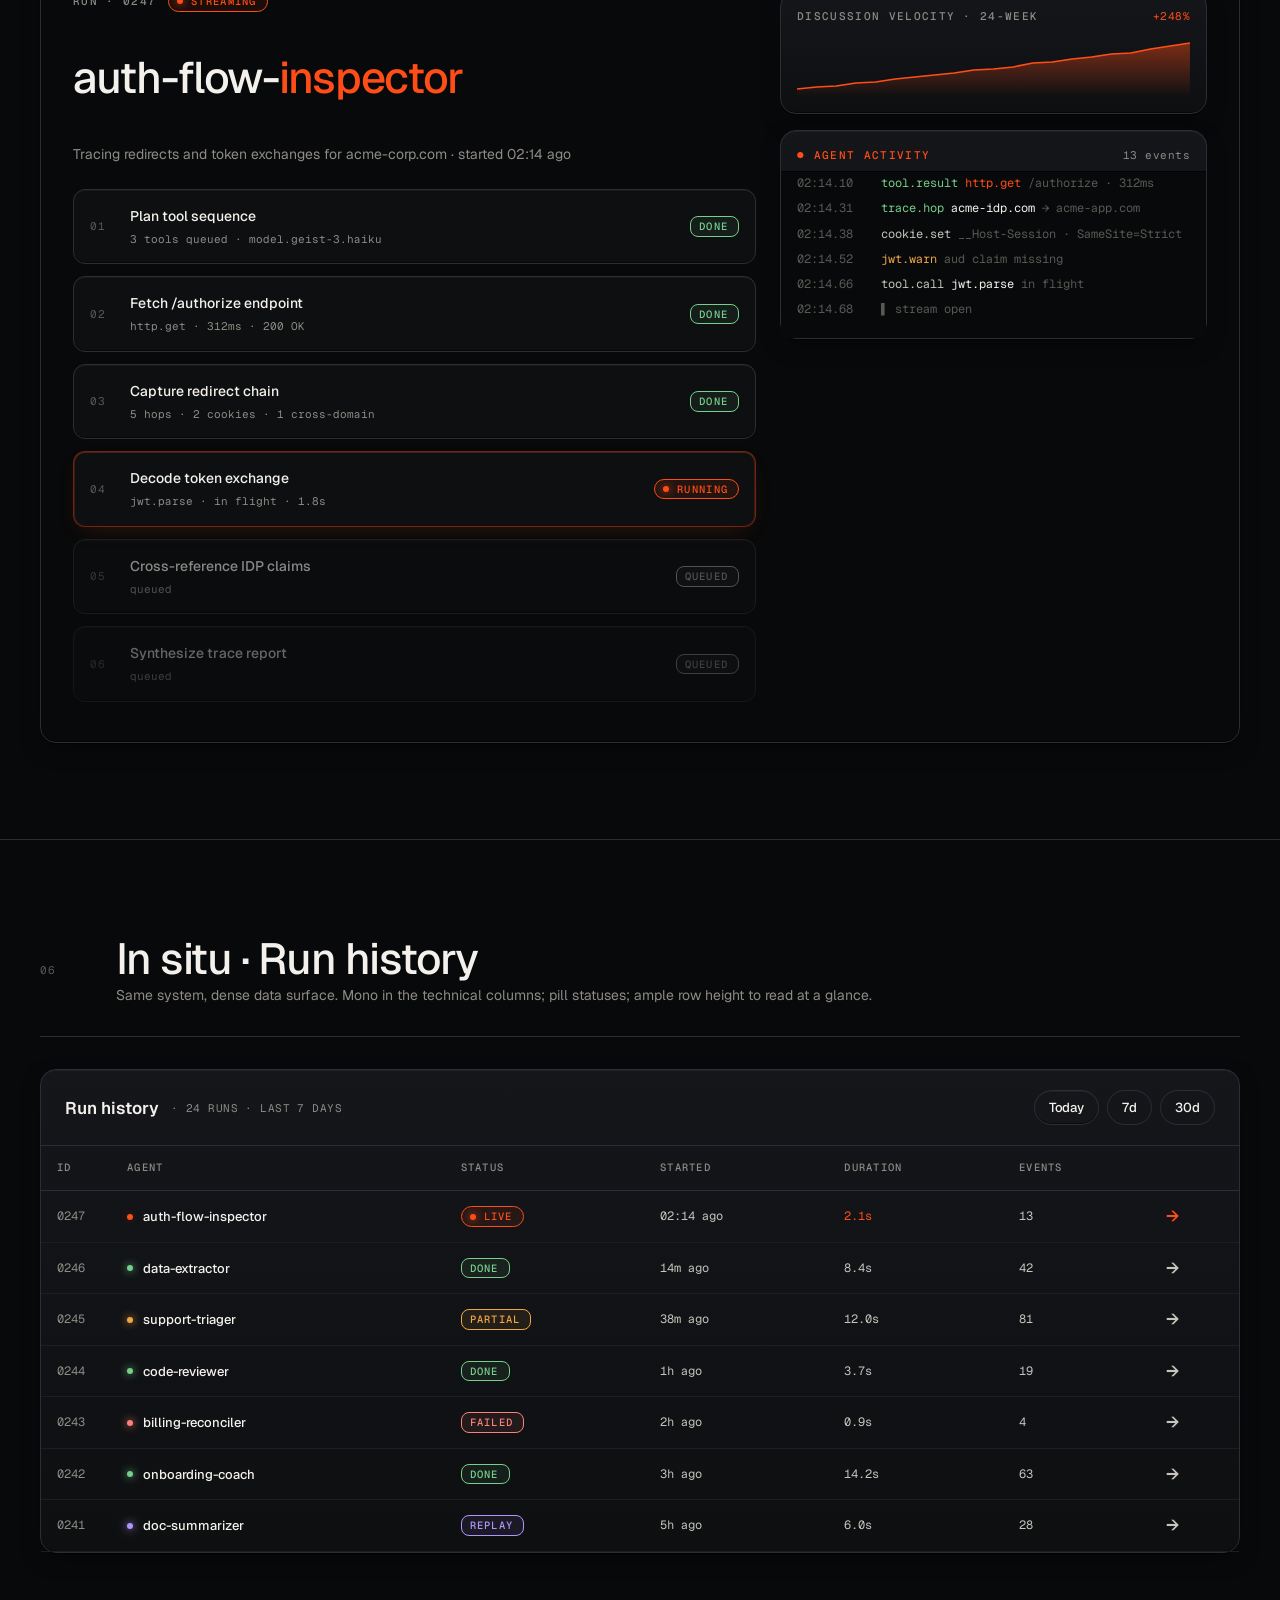
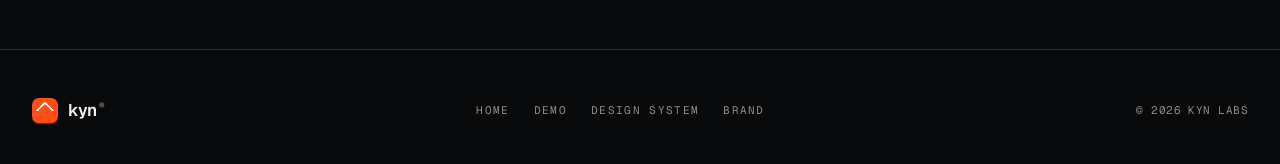
<file: design-system.html>
<!doctype html>
<html lang="en">
<head>
<meta charset="utf-8" />
<meta name="viewport" content="width=device-width, initial-scale=1" />
<title>kyn® - Design System</title>

<link rel="preconnect" href="https://fonts.googleapis.com" />
<link rel="preconnect" href="https://fonts.gstatic.com" crossorigin />
<link href="https://fonts.googleapis.com/css2?family=Geist:wght@300;400;500;600;700&family=Geist+Mono:wght@400;500&display=swap" rel="stylesheet" />

<link rel="stylesheet" href="tokens.css" />

<style>
/* page chrome */

.kyn-topbar {
  position: sticky; top: 0; z-index: 20;
  background: color-mix(in oklch, var(--surface-0) 85%, transparent);
  backdrop-filter: blur(10px);
  -webkit-backdrop-filter: blur(10px);
  border-bottom: 1px solid var(--surface-line);
}
.kyn-topbar-inner {
  max-width: 1320px; margin: 0 auto;
  padding: 0 var(--s-8); height: 64px;
  display: grid; grid-template-columns: 1fr auto 1fr; align-items: center;
}
.kyn-topbar-inner > :first-child { justify-self: start; }
.kyn-topbar-inner > :last-child { justify-self: end; }
.btn-cta-primary {
  display: inline-flex; align-items: center; gap: 10px;
  background: var(--orange-500); color: #fff; border: 0;
  border-radius: var(--r-pill); padding: 9px 16px;
  font-family: var(--font-body); font-size: 13px; font-weight: 500;
  box-shadow: var(--bevel), 0 8px 24px -8px var(--orange-glow);
  cursor: pointer; transition: transform var(--dur-1), background var(--dur-2);
  text-decoration: none;
}
.btn-cta-primary:hover { background: var(--orange-600); transform: translateY(-1px); }
.btn-cta-primary .arrow { width: 14px; height: 14px; }
.kyn-mark {
  display: inline-flex; align-items: center; gap: 10px;
  color: var(--ink-1); text-decoration: none; cursor: pointer;
  transition: opacity 0.15s ease;
}
.kyn-mark:hover { opacity: 0.7; }
.kyn-mark:focus-visible {
  outline: 2px solid var(--orange-500);
  outline-offset: 4px;
  border-radius: 4px;
}
.kyn-mark .glyph {
  width: 26px; height: 26px;
  background: var(--orange-500);
  border-radius: 7px;
  position: relative;
  box-shadow: var(--bevel), 0 1px 0 rgba(0,0,0,0.4);
}
.kyn-mark .glyph::after {
  content: ""; position: absolute; inset: 6px;
  border: 2px solid #fff; border-radius: 3px;
  border-right-color: transparent; border-bottom-color: transparent;
  transform: rotate(45deg);
}
.kyn-mark .word {
  font-family: var(--font-display);
  font-size: 17px; font-weight: 600; letter-spacing: -0.02em;
}
.kyn-mark .reg {
  font-family: var(--font-mono); font-size: 9px; color: var(--ink-3);
  margin-left: 2px; letter-spacing: 0.1em; text-transform: uppercase;
  vertical-align: super;
}

/* ambient hero */
.kyn-hero {
  position: relative;
  background: var(--surface-0);
  padding: var(--s-24) var(--s-10) var(--s-12);
  overflow: hidden;
  max-width: 1280px;
  margin: 0 auto;
}
.kyn-hero::before {
  content: "";
  position: absolute;
  inset: 0;
  background:
    radial-gradient(ellipse 60% 80% at 80% 100%, rgba(255,77,23,0.08), transparent 70%),
    radial-gradient(ellipse 80% 60% at 0% 0%, rgba(255,255,255,0.025), transparent 60%);
  pointer-events: none;
}
.kyn-hero-eyebrows {
  display: flex; gap: var(--s-3); align-items: center;
  margin-bottom: var(--s-6);
}
.kyn-hero h1 {
  margin: 0;
  font-family: var(--font-display);
  font-size: clamp(72px, 11vw, 168px);
  line-height: 0.9;
  letter-spacing: -0.045em;
  font-weight: 500;
  color: var(--ink-1);
}
.kyn-hero h1 .accent { color: var(--orange-500); }
.kyn-hero .lede {
  margin-top: var(--s-8);
  max-width: 620px;
  font-size: 17px;
  color: var(--ink-2);
  line-height: 1.55;
}
.kyn-hero .meta-row {
  margin-top: var(--s-10);
  display: grid;
  grid-template-columns: repeat(4, 1fr);
  gap: var(--s-6);
  padding-top: var(--s-6);
  border-top: 1px solid var(--surface-line);
}
.kyn-hero .meta-row .cell { display: flex; flex-direction: column; gap: 6px; }
.kyn-hero .meta-row .v { color: var(--ink-1); font-size: 15px; font-weight: 500; }
.kyn-hero .meta-row .k { color: var(--ink-3); }

/* ambient backdrop word */
.ambient-stage {
  position: relative;
  margin: var(--s-16) 0;
  height: 220px;
  border-top: 1px solid var(--surface-line);
  border-bottom: 1px solid var(--surface-line);
  display: flex; align-items: center; justify-content: center;
  overflow: hidden;
  background:
    repeating-linear-gradient(
      90deg,
      transparent 0,
      transparent 119px,
      var(--surface-line-soft) 119px,
      var(--surface-line-soft) 120px
    ),
    var(--surface-0);
}
.ambient-stage .word {
  font-family: var(--font-display);
  font-size: clamp(140px, 22vw, 360px);
  letter-spacing: -0.05em;
  font-weight: 500;
  color: var(--ink-5);
  line-height: 0.9;
}
.ambient-stage .label {
  position: absolute;
  top: 12px; left: 16px;
}

/* color */
.color-grid {
  display: grid;
  grid-template-columns: repeat(4, 1fr);
  gap: var(--s-4);
}
.color-grid.surfaces { grid-template-columns: repeat(6, 1fr); }
.color-grid.statuses { grid-template-columns: repeat(5, 1fr); }

/* type stack */
.type-stack { display: flex; flex-direction: column; gap: var(--s-8); }
.type-row {
  display: grid;
  grid-template-columns: 220px 1fr;
  gap: var(--s-6);
  padding-bottom: var(--s-6);
  border-bottom: 1px dashed var(--surface-line-soft);
  align-items: baseline;
}
.type-row .meta { display: flex; flex-direction: column; gap: 4px; }
.type-row .specimen { min-width: 0; overflow: hidden; }

/* component grid */
.comp-grid {
  display: grid;
  grid-template-columns: repeat(2, 1fr);
  gap: var(--s-6);
}
.comp-grid .span-2 { grid-column: span 2; }

.comp-card {
  background: var(--surface-1);
  border: 1px solid var(--surface-line);
  border-radius: var(--r-4);
  overflow: hidden;
  box-shadow: var(--bevel);
}
.comp-card .head {
  display: flex; justify-content: space-between; align-items: center;
  padding: 14px 18px;
  border-bottom: 1px solid var(--surface-line);
  background: linear-gradient(180deg, var(--surface-2), var(--surface-1));
}
.comp-card .body {
  padding: var(--s-6);
  display: flex; flex-wrap: wrap; gap: var(--s-3);
  align-items: center;
  background:
    radial-gradient(circle at 20% 0%, rgba(255,255,255,0.02), transparent 50%),
    var(--surface-1);
  min-height: 120px;
}
.comp-card .body.col { flex-direction: column; align-items: stretch; }

/* spacing ramp */
.space-ramp { display: flex; gap: var(--s-3); align-items: flex-end; }
.space-ramp .step { display: flex; flex-direction: column; gap: 6px; align-items: center; }
.space-ramp .bar { background: var(--orange-500); width: 28px; border-radius: var(--r-1); }

/* radius ramp */
.radius-ramp { display: flex; gap: var(--s-4); align-items: flex-end; flex-wrap: wrap; }
.radius-ramp .chip {
  width: 86px; height: 86px;
  background: linear-gradient(180deg, var(--surface-3), var(--surface-2));
  border: 1px solid var(--surface-line);
  display: flex; align-items: flex-end; justify-content: center;
  padding: 8px;
  box-shadow: var(--bevel);
}
.radius-ramp .chip .lab {
  font-family: var(--font-mono); font-size: 10.5px; color: var(--ink-3);
  letter-spacing: var(--tracking-wide); text-transform: uppercase;
}

/* ===== Mocked surfaces ===== */
.demo-frame {
  background: var(--surface-0);
  border: 1px solid var(--surface-line);
  border-radius: var(--r-4);
  overflow: hidden;
  box-shadow: var(--bevel), var(--shadow-md);
}
.demo-frame .demo-bar {
  display: flex; gap: 8px; align-items: center;
  padding: 10px 14px;
  border-bottom: 1px solid var(--surface-line);
  background: var(--surface-1);
}
.demo-frame .demo-bar .dot { width: 8px; height: 8px; border-radius: 50%; background: var(--surface-3); }
.demo-frame .demo-bar .url {
  margin-left: 8px;
  font-family: var(--font-mono); font-size: 11px; color: var(--ink-3);
  letter-spacing: var(--tracking-mono);
}

/* agent run mock */
.run-shell { padding: var(--s-10) var(--s-8); display: grid; grid-template-columns: 1.6fr 1fr; gap: var(--s-6); }
.run-eyebrows { display: flex; gap: var(--s-3); align-items: center; margin-bottom: var(--s-4); }
.run-title { font-family: var(--font-display); font-size: 44px; line-height: 1; letter-spacing: -0.03em; font-weight: 500; }
.run-title .accent { color: var(--orange-500); }
.run-sub { margin-top: var(--s-3); color: var(--ink-3); font-size: 14px; }

.run-step-row { display: flex; flex-direction: column; gap: var(--s-3); margin-top: var(--s-6); }
.run-step {
  display: grid; grid-template-columns: 28px 1fr auto; gap: var(--s-3);
  padding: var(--s-4);
  border: 1px solid var(--surface-line);
  border-radius: var(--r-3);
  background: var(--surface-1);
  box-shadow: var(--bevel);
  align-items: center;
}
.run-step.live { border-color: rgba(255,77,23,0.4); box-shadow: var(--bevel), 0 0 0 1px rgba(255,77,23,0.18) inset, 0 8px 24px -10px var(--orange-glow); }
.run-step .num { font-family: var(--font-mono); font-size: 11px; color: var(--ink-4); letter-spacing: var(--tracking-wide); }
.run-step .title { font-size: 14px; color: var(--ink-1); font-weight: 500; }
.run-step .sub   { font-family: var(--font-mono); font-size: 11px; color: var(--ink-3); margin-top: 4px; }

/* run history table */
.history-table {
  width: 100%; border-collapse: collapse;
  font-size: 13px;
}
.history-table thead th {
  font-family: var(--font-mono);
  font-size: 10.5px;
  letter-spacing: var(--tracking-wide);
  text-transform: uppercase;
  color: var(--ink-3);
  font-weight: 500;
  text-align: left;
  padding: 14px var(--s-4);
  border-bottom: 1px solid var(--surface-line);
}
.history-table tbody td {
  padding: 14px var(--s-4);
  border-bottom: 1px solid var(--surface-line-soft);
  color: var(--ink-2);
}
.history-table tbody tr:hover td { background: var(--surface-1); }
.history-table .agent {
  display: inline-flex; align-items: center; gap: 10px;
  color: var(--ink-1); font-weight: 500;
}
.history-table .agent .dot {
  width: 6px; height: 6px; border-radius: 50%; background: var(--orange-500);
  box-shadow: 0 0 8px var(--orange-glow);
}
.history-table .id-mono { font-family: var(--font-mono); font-size: 12px; color: var(--ink-3); }
.history-table .dur { font-family: var(--font-mono); font-size: 12px; }

/* footer */
.kyn-foot {
  max-width: 1280px; margin: var(--s-20) auto 0;
  padding: var(--s-10) var(--s-10) 0;
  border-top: 1px solid var(--surface-line);
  display: flex; justify-content: space-between; align-items: baseline;
  color: var(--ink-3); font-size: 12px; font-family: var(--font-mono);
  letter-spacing: var(--tracking-mono);
}

/* small SVG inline icons */
.i { width: 14px; height: 14px; flex-shrink: 0; }
.i-orange { stroke: var(--orange-500); }

/* progress meter (used in agent stream) */
.meter {
  height: 6px;
  background: var(--surface-3);
  border-radius: var(--r-pill);
  overflow: hidden;
  position: relative;
}
.meter > i {
  display: block;
  height: 100%;
  background: linear-gradient(90deg, var(--orange-500), var(--orange-300));
  border-radius: var(--r-pill);
}

/* sparkline for charts */
.spark {
  width: 100%; height: 60px; display: block;
}

@media (max-width: 900px) {
  .color-grid, .color-grid.surfaces, .color-grid.statuses { grid-template-columns: repeat(2, 1fr); }
  .comp-grid { grid-template-columns: 1fr; }
  .comp-grid .span-2 { grid-column: span 1; }
  .run-shell { grid-template-columns: 1fr; }
  .kyn-hero .meta-row { grid-template-columns: repeat(2, 1fr); }
  .type-row { grid-template-columns: 1fr; }
}

@media (max-width: 640px) {
  /* topbar collapses */
  .kyn-topbar-inner { padding: 12px var(--s-4); gap: var(--s-3); display: flex; flex-wrap: wrap; justify-content: space-between; height: auto; }
  .kyn-topbar-inner nav { display: none; }
  .kyn-topbar-inner .btn-ghost { display: none; }

  /* page padding */
  .kyn-page { padding: var(--s-8) var(--s-4); }
  .kyn-divider { margin: var(--s-8) 0; }

  /* hero - keep big serif but reasonable */
  .kyn-hero { padding: var(--s-16) var(--s-4) var(--s-8); }
  .kyn-hero h1 { font-size: clamp(48px, 16vw, 88px); letter-spacing: -0.035em; }
  .kyn-hero .lede { font-size: 15px; margin-top: var(--s-5); }
  .kyn-hero .meta-row { grid-template-columns: 1fr; gap: var(--s-3); margin-top: var(--s-6); padding-top: var(--s-5); }
  .kyn-hero .meta-row .v { font-size: 14px; }
  .kyn-hero-eyebrows { flex-wrap: wrap; gap: 8px; }

  /* ambient stage shorter */
  .ambient-stage { height: 140px; margin: var(--s-8) 0; }
  .ambient-stage .word { font-size: clamp(80px, 28vw, 160px); }

  /* section header */
  .section-header { grid-template-columns: 36px 1fr; gap: var(--s-3); margin-bottom: var(--s-5); }
  .t-display-md { font-size: clamp(24px, 7vw, 36px); }

  /* color/type/space */
  .color-grid, .color-grid.surfaces, .color-grid.statuses { grid-template-columns: 1fr 1fr; gap: var(--s-3); }
  .swatch-color { aspect-ratio: 2/1; }
  .swatch-meta { padding: 8px 10px; }
  .swatch-meta .name { font-size: 12px; }
  .swatch-meta .hex { font-size: 10px; }

  .type-row { gap: var(--s-3); padding-bottom: var(--s-4); }
  .type-stack { gap: var(--s-5); }
  .t-display-xl { font-size: 56px !important; }
  .t-display-lg { font-size: 40px; }

  /* component grid panels */
  .comp-card .head { padding: 12px 14px; flex-wrap: wrap; gap: 8px; }
  .comp-card .body { padding: var(--s-4); }
  .comp-card .body[style*="grid-template-columns"] { display: flex !important; flex-direction: column; }
  .comp-card .body .kyn-card { padding: var(--s-4); min-width: 0; }
  .comp-card .body .kyn-log { padding: 0 var(--s-3) var(--s-3) !important; font-size: 11px; }
  .comp-card .body .kyn-log .row { grid-template-columns: 56px 1fr; gap: 8px; min-width: 0; }
  .comp-card .body .kyn-log .row > span { min-width: 0; overflow-wrap: anywhere; word-break: break-word; }
  .comp-card .body .statgrid[style*="repeat(4"] { grid-template-columns: repeat(2, 1fr) !important; }

  .space-ramp { gap: 4px; flex-wrap: nowrap; justify-content: space-between !important; }
  .space-ramp .step { min-width: 0; flex: 1 1 0; }
  .space-ramp .step .bar { width: 100%; max-width: 18px; }
  .space-ramp .step .t-mono-sm { font-size: 9px; letter-spacing: 0; white-space: nowrap; }
  .radius-ramp .chip { width: 64px; height: 64px; }

  /* run mock */
  .run-shell { padding: var(--s-6) var(--s-4); gap: var(--s-4); }
  .run-title { font-size: 32px; }
  .run-step { grid-template-columns: 24px 1fr; gap: 10px; }
  .run-step > :last-child { grid-column: 1 / -1; justify-self: flex-start; margin-top: 2px; }

  /* history table - horizontal scroll */
  .kyn-card .kyn-row[style*="space-between"] { flex-wrap: wrap; gap: var(--s-3); }
  .history-table { display: block; overflow-x: auto; white-space: nowrap; }
  .history-table thead th, .history-table tbody td { padding: 10px var(--s-3); }

  /* topbar mark scale-down */
  .kyn-mark .word { font-size: 15px; }
  .kyn-mark .reg { font-size: 8px; }

  /* footer */
  .kyn-foot { flex-direction: column; align-items: flex-start; gap: var(--s-3); padding: var(--s-6) var(--s-4) 0; }
}

@media (max-width: 420px) {
  .color-grid, .color-grid.surfaces, .color-grid.statuses { grid-template-columns: 1fr; }
  .kyn-hero h1 { font-size: clamp(40px, 14vw, 64px); }
}

/* shared site footer (ported from landing) */
.lp-shell { max-width: 1320px; margin: 0 auto; padding: 0 var(--s-8); }
.lp-foot { padding: var(--s-12) 0 var(--s-10); border-top: 1px solid var(--surface-line); margin-top: var(--s-12); }
.lp-foot-inner { display: flex; align-items: center; justify-content: space-between; gap: var(--s-8); flex-wrap: wrap; }
.lp-foot-mono { font-family: var(--font-mono); font-size: 11px; letter-spacing: var(--tracking-mono); color: var(--ink-3); }
.lp-foot-nav { display: flex; gap: var(--s-6); align-items: center; }
.lp-foot-nav a { font-family: var(--font-mono); font-size: 11px; letter-spacing: var(--tracking-wide); text-transform: uppercase; color: var(--ink-3); text-decoration: none; transition: color var(--dur-2); }
.lp-foot-nav a:hover { color: var(--orange-500); }
@media (max-width: 760px) {
  .lp-shell { padding: 0 var(--s-5); }
  .lp-foot { padding: var(--s-8) 0; margin-top: var(--s-8); }
  .lp-foot-inner { flex-direction: column; align-items: flex-start; gap: var(--s-4); }
  .lp-foot-nav { flex-wrap: wrap; gap: var(--s-3) var(--s-4); }
}
</style>
</head>
<body data-screen-label="00 Cover">

<!-- ===================== TOPBAR ===================== -->
<header class="kyn-topbar">
  <div class="kyn-topbar-inner">
    <a class="kyn-mark" href="/" aria-label="kyn - back to home">
      <span class="glyph"></span>
      <span class="word">kyn<span class="reg">®</span></span>
    </a>
    <nav class="lp-foot-nav">
      <a href="/">Home</a>
      <a href="/run">Demo</a>
      <a href="/design-system" aria-current="page">Design system</a>
      <a href="/brand">Brand</a>
    </nav>
    <div class="kyn-row">
      <a class="btn-cta-primary" href="/run">View demo <svg class="arrow" viewBox="0 0 24 24" fill="none" stroke="currentColor" stroke-width="2.2" stroke-linecap="round"><path d="M5 12h14"/><path d="m13 5 7 7-7 7"/></svg></a>
    </div>
  </div>
</header>

<!-- ===================== HERO ===================== -->
<section class="kyn-hero" data-screen-label="01 Cover">
  <div class="kyn-hero-eyebrows">
    <span class="badge badge-dot badge-orange" style="--c: var(--orange-500); color: var(--orange-500)"><span style="font-size:10.5px">ACTIVE</span></span>
    <span class="t-eyebrow">DESIGN SYSTEM · AI AGENT PLATFORM · DARK-FIRST</span>
  </div>
  <h1>The system<br/>behind <span class="accent">kyn.</span></h1>
  <p class="lede">
    A focused token set for an agent platform: live runs, history, logs.
    Built on a black canvas with a single orange signal, beveled surfaces,
    and a typographic system that holds equally well in a 12px log row
    and a 160px hero.
  </p>

  <div class="meta-row">
    <div class="cell">
      <span class="t-eyebrow">PALETTE</span>
      <span class="v">Black · White · Orange</span>
    </div>
    <div class="cell">
      <span class="t-eyebrow">TYPE</span>
      <span class="v">Geist / Geist Mono</span>
    </div>
    <div class="cell">
      <span class="t-eyebrow">SURFACES</span>
      <span class="v">Beveled, layered</span>
    </div>
    <div class="cell">
      <span class="t-eyebrow">VERSION</span>
      <span class="v t-mono">0.1.0 · MAY 2026</span>
    </div>
  </div>
</section>

<!-- ===================== AMBIENT ===================== -->
<div class="kyn-page" style="padding-top: 0;">
  <div class="ambient-stage">
    <span class="t-eyebrow label">AMBIENT DISPLAY · TYPE AS TEXTURE</span>
    <span class="word">kyn</span>
  </div>
</div>

<!-- ===================== 01 · COLOR ===================== -->
<section class="kyn-page" data-screen-label="02 Color">
  <header class="section-header">
    <span class="t-sec-num">01</span>
    <div>
      <h2 class="t-display-md">Color</h2>
      <p class="sub">Black ground, warm white type, one signal orange. Status hues are oklch-tuned to share lightness so they sit calmly together.</p>
    </div>
  </header>

  <!-- brand -->
  <div style="margin-bottom: var(--s-10);">
    <div class="t-eyebrow" style="margin-bottom: var(--s-3);">SIGNAL · BRAND ACCENT</div>
    <div class="color-grid">
      <div class="swatch">
        <div class="swatch-color" style="background: var(--orange-50);"></div>
        <div class="swatch-meta"><span class="name">Orange / 50</span><span class="hex">#FFF3EC</span></div>
      </div>
      <div class="swatch">
        <div class="swatch-color" style="background: var(--orange-300);"></div>
        <div class="swatch-meta"><span class="name">Orange / 300</span><span class="hex">#FF8A4B</span></div>
      </div>
      <div class="swatch">
        <div class="swatch-color" style="background: var(--orange-500); box-shadow: inset 0 0 0 1px rgba(0,0,0,0.2), 0 0 24px var(--orange-glow);"></div>
        <div class="swatch-meta"><span class="name">Orange / 500 - primary</span><span class="hex">#FF4D17</span></div>
      </div>
      <div class="swatch">
        <div class="swatch-color" style="background: var(--orange-700);"></div>
        <div class="swatch-meta"><span class="name">Orange / 700</span><span class="hex">#B5310A</span></div>
      </div>
    </div>
  </div>

  <!-- surfaces -->
  <div style="margin-bottom: var(--s-10);">
    <div class="t-eyebrow" style="margin-bottom: var(--s-3);">SURFACES · DARK STACK</div>
    <div class="color-grid surfaces">
      <div class="swatch"><div class="swatch-color" style="background: var(--surface-0);"></div><div class="swatch-meta"><span class="name">Surface 0</span><span class="hex">#08090A</span></div></div>
      <div class="swatch"><div class="swatch-color" style="background: var(--surface-1);"></div><div class="swatch-meta"><span class="name">Surface 1</span><span class="hex">#0E0F11</span></div></div>
      <div class="swatch"><div class="swatch-color" style="background: var(--surface-2);"></div><div class="swatch-meta"><span class="name">Surface 2</span><span class="hex">#14161A</span></div></div>
      <div class="swatch"><div class="swatch-color" style="background: var(--surface-3);"></div><div class="swatch-meta"><span class="name">Surface 3</span><span class="hex">#1B1E23</span></div></div>
      <div class="swatch"><div class="swatch-color" style="background: var(--surface-4);"></div><div class="swatch-meta"><span class="name">Surface 4</span><span class="hex">#23272E</span></div></div>
      <div class="swatch"><div class="swatch-color" style="background: var(--surface-line);"></div><div class="swatch-meta"><span class="name">Line</span><span class="hex">#2A2E36</span></div></div>
    </div>
  </div>

  <!-- ink -->
  <div style="margin-bottom: var(--s-10);">
    <div class="t-eyebrow" style="margin-bottom: var(--s-3);">INK · TEXT</div>
    <div class="color-grid">
      <div class="swatch"><div class="swatch-color" style="background: var(--ink-1);"></div><div class="swatch-meta"><span class="name">Ink 1</span><span class="hex">#F4F1EC</span></div></div>
      <div class="swatch"><div class="swatch-color" style="background: var(--ink-2);"></div><div class="swatch-meta"><span class="name">Ink 2</span><span class="hex">#C7C4BD</span></div></div>
      <div class="swatch"><div class="swatch-color" style="background: var(--ink-3);"></div><div class="swatch-meta"><span class="name">Ink 3</span><span class="hex">#8E8B85</span></div></div>
      <div class="swatch"><div class="swatch-color" style="background: var(--ink-4);"></div><div class="swatch-meta"><span class="name">Ink 4</span><span class="hex">#5A5853</span></div></div>
    </div>
  </div>

  <!-- status -->
  <div>
    <div class="t-eyebrow" style="margin-bottom: var(--s-3);">STATUS · CALIBRATED OKLCH</div>
    <div class="color-grid statuses">
      <div class="swatch"><div class="swatch-color" style="background: var(--status-strong);"></div><div class="swatch-meta"><span class="name">Strong</span><span class="hex">L0.78 · H150</span></div></div>
      <div class="swatch"><div class="swatch-color" style="background: var(--status-mixed);"></div><div class="swatch-meta"><span class="name">Mixed</span><span class="hex">L0.78 · H70</span></div></div>
      <div class="swatch"><div class="swatch-color" style="background: var(--status-emerging);"></div><div class="swatch-meta"><span class="name">Emerging</span><span class="hex">L0.74 · H295</span></div></div>
      <div class="swatch"><div class="swatch-color" style="background: var(--status-divided);"></div><div class="swatch-meta"><span class="name">Divided</span><span class="hex">L0.74 · H25</span></div></div>
      <div class="swatch"><div class="swatch-color" style="background: var(--status-weak);"></div><div class="swatch-meta"><span class="name">Weak / neutral</span><span class="hex">L0.65 · H80</span></div></div>
    </div>
  </div>
</section>

<div class="kyn-divider" style="max-width:1280px;margin-left:auto;margin-right:auto;"></div>

<!-- ===================== 02 · TYPE ===================== -->
<section class="kyn-page" data-screen-label="03 Type">
  <header class="section-header">
    <span class="t-sec-num">02</span>
    <div>
      <h2 class="t-display-md">Typography</h2>
      <p class="sub">Geist holds a wide voice: confident at display, calm at body. Geist Mono carries technical surfaces (timestamps, ids, eyebrows, log streams).</p>
    </div>
  </header>

  <div class="type-stack">
    <div class="type-row">
      <div class="meta">
        <span class="t-eyebrow">DISPLAY · AMBIENT</span>
        <span class="t-mono-sm" style="color:var(--ink-3)">Geist 500 · 168 / 0.9 · −0.045em</span>
        <span class="t-meta">Hero, section opener.</span>
      </div>
      <div class="specimen"><div class="t-display-xl" style="font-size: 96px;">Real-time agents.</div></div>
    </div>
    <div class="type-row">
      <div class="meta">
        <span class="t-eyebrow">DISPLAY · LARGE</span>
        <span class="t-mono-sm" style="color:var(--ink-3)">Geist 500 · 64 / 1 · −0.035em</span>
        <span class="t-meta">Page titles, hero supports.</span>
      </div>
      <div class="specimen"><div class="t-display-lg">Trending runs <span style="color:var(--orange-500)">today</span></div></div>
    </div>
    <div class="type-row">
      <div class="meta">
        <span class="t-eyebrow">DISPLAY · MEDIUM</span>
        <span class="t-mono-sm" style="color:var(--ink-3)">Geist 500 · 40 / 1.05 · −0.035em</span>
        <span class="t-meta">Section headers.</span>
      </div>
      <div class="specimen"><div class="t-display-md">A typographic system you can trust at 12px.</div></div>
    </div>
    <div class="type-row">
      <div class="meta">
        <span class="t-eyebrow">H1 · H2 · H3</span>
        <span class="t-mono-sm" style="color:var(--ink-3)">Geist 600 · 32 / 22 / 17</span>
      </div>
      <div class="specimen kyn-col" style="gap: var(--s-3);">
        <div class="t-h1">Agent observability</div>
        <div class="t-h2">Run · auth-flow-inspector</div>
        <div class="t-h3">Tool result · cache:report</div>
      </div>
    </div>
    <div class="type-row">
      <div class="meta">
        <span class="t-eyebrow">BODY · BODY-SM · META</span>
        <span class="t-mono-sm" style="color:var(--ink-3)">Geist 400 · 15 / 13 / 12</span>
      </div>
      <div class="specimen kyn-col">
        <p class="t-body" style="margin: 0;">An autonomous agent interprets the request, plans tool calls, executes them in sequence, and synthesizes a structured response. Each step streams to the live activity panel.</p>
        <p class="t-body-sm" style="margin: 0;">Smaller body sizes step down by 2px and lose a notch of color weight to keep the hierarchy legible without bolding.</p>
        <p class="t-meta" style="margin: 0;">Meta · ids, footnotes, captions.</p>
      </div>
    </div>
    <div class="type-row">
      <div class="meta">
        <span class="t-eyebrow">EYEBROW · MONO</span>
        <span class="t-mono-sm" style="color:var(--ink-3)">Geist Mono 500 · 11 · 0.12em · UPPER</span>
      </div>
      <div class="specimen kyn-row" style="gap: var(--s-6);">
        <span class="t-eyebrow">RESEARCH · ACCELERATING</span>
        <span class="t-eyebrow t-eyebrow-orange">● LIVE · 3 AGENTS</span>
        <span class="t-eyebrow">UPDATED 2H AGO</span>
      </div>
    </div>
    <div class="type-row">
      <div class="meta">
        <span class="t-eyebrow">MONO · TECHNICAL</span>
        <span class="t-mono-sm" style="color:var(--ink-3)">Geist Mono 400 · 13</span>
      </div>
      <div class="specimen">
        <div class="kyn-well t-mono">
          <span style="color:var(--ink-4)">28:37.23</span>&nbsp;
          <span style="color:var(--status-strong)">tool.result</span>&nbsp;
          <span style="color:var(--ink-1)">cache:report</span>&nbsp;
          <span style="color:var(--orange-500)">Tirzepatide</span> - cached
          <span style="color:var(--ink-4)">·</span>
          <span style="color:var(--ink-3)">0ms</span>
        </div>
      </div>
    </div>
  </div>
</section>

<div class="kyn-divider" style="max-width:1280px;margin-left:auto;margin-right:auto;"></div>

<!-- ===================== 03 · SPACE & SHAPE ===================== -->
<section class="kyn-page" data-screen-label="04 Space and Shape">
  <header class="section-header">
    <span class="t-sec-num">03</span>
    <div>
      <h2 class="t-display-md">Space &amp; shape</h2>
      <p class="sub">A 4px ramp underpins everything. Radius is generous on cards (16px) and full-pill on actions, echoing the pill-button voice from relats.</p>
    </div>
  </header>

  <div class="comp-grid">
    <div class="comp-card span-2">
      <div class="head"><span class="t-eyebrow">SPACING · 4PX BASE</span><span class="t-mono-sm" style="color:var(--ink-3)">--s-1 → --s-32</span></div>
      <div class="body">
        <div class="space-ramp" style="width:100%; justify-content: space-between;">
          <div class="step"><div class="bar" style="height:4px"></div><span class="t-mono-sm" style="color:var(--ink-3)">1·4</span></div>
          <div class="step"><div class="bar" style="height:8px"></div><span class="t-mono-sm" style="color:var(--ink-3)">2·8</span></div>
          <div class="step"><div class="bar" style="height:12px"></div><span class="t-mono-sm" style="color:var(--ink-3)">3·12</span></div>
          <div class="step"><div class="bar" style="height:16px"></div><span class="t-mono-sm" style="color:var(--ink-3)">4·16</span></div>
          <div class="step"><div class="bar" style="height:24px"></div><span class="t-mono-sm" style="color:var(--ink-3)">6·24</span></div>
          <div class="step"><div class="bar" style="height:32px"></div><span class="t-mono-sm" style="color:var(--ink-3)">8·32</span></div>
          <div class="step"><div class="bar" style="height:48px"></div><span class="t-mono-sm" style="color:var(--ink-3)">12·48</span></div>
          <div class="step"><div class="bar" style="height:64px"></div><span class="t-mono-sm" style="color:var(--ink-3)">16·64</span></div>
          <div class="step"><div class="bar" style="height:96px"></div><span class="t-mono-sm" style="color:var(--ink-3)">24·96</span></div>
          <div class="step"><div class="bar" style="height:128px"></div><span class="t-mono-sm" style="color:var(--ink-3)">32·128</span></div>
        </div>
      </div>
    </div>

    <div class="comp-card">
      <div class="head"><span class="t-eyebrow">RADIUS</span><span class="t-mono-sm" style="color:var(--ink-3)">4 · 8 · 12 · 16 · 20 · pill</span></div>
      <div class="body">
        <div class="radius-ramp">
          <div class="chip" style="border-radius: 4px;"><span class="lab">4</span></div>
          <div class="chip" style="border-radius: 8px;"><span class="lab">8</span></div>
          <div class="chip" style="border-radius: 12px;"><span class="lab">12</span></div>
          <div class="chip" style="border-radius: 16px;"><span class="lab">16</span></div>
          <div class="chip" style="border-radius: 20px;"><span class="lab">20</span></div>
          <div class="chip" style="border-radius: 999px;"><span class="lab">pill</span></div>
        </div>
      </div>
    </div>

    <div class="comp-card">
      <div class="head"><span class="t-eyebrow">BEVEL · ELEVATION</span><span class="t-mono-sm" style="color:var(--ink-3)">inset highlight + drop</span></div>
      <div class="body" style="gap: var(--s-4);">
        <div style="flex:1; padding: 18px; border-radius: 12px; background: var(--surface-2); border: 1px solid var(--surface-line); box-shadow: var(--bevel);">
          <div class="t-eyebrow" style="margin-bottom: 6px;">BEVEL</div>
          <div class="t-meta">subtle inner highlight, soft inner floor</div>
        </div>
        <div style="flex:1; padding: 18px; border-radius: 12px; background: linear-gradient(180deg, var(--surface-2), var(--surface-1)); border: 1px solid var(--surface-line); box-shadow: var(--bevel-strong), var(--shadow-md);">
          <div class="t-eyebrow" style="margin-bottom: 6px;">CARD</div>
          <div class="t-meta">bevel + drop shadow</div>
        </div>
      </div>
    </div>
  </div>
</section>

<div class="kyn-divider" style="max-width:1280px;margin-left:auto;margin-right:auto;"></div>

<!-- ===================== 04 · COMPONENTS ===================== -->
<section class="kyn-page" data-screen-label="05 Components">
  <header class="section-header">
    <span class="t-sec-num">04</span>
    <div>
      <h2 class="t-display-md">Components</h2>
      <p class="sub">Action language is calm. Orange is reserved for primary intent and live signal; everything else is held in greyscale.</p>
    </div>
  </header>

  <div class="comp-grid">

    <!-- buttons -->
    <div class="comp-card span-2">
      <div class="head">
        <span class="t-eyebrow">BUTTONS · PILL · PRIMARY / GHOST / QUIET</span>
        <span class="t-mono-sm" style="color:var(--ink-3)">.btn .btn-primary .btn-ghost .btn-quiet</span>
      </div>
      <div class="body" style="gap: var(--s-4);">
        <button class="btn btn-primary">Run agent <svg class="i" viewBox="0 0 24 24" fill="none" stroke="white" stroke-width="2"><path d="M5 12h14M13 6l6 6-6 6"/></svg></button>
        <button class="btn btn-primary btn-lg">Generate report →</button>
        <button class="btn btn-ghost">Browse history</button>
        <button class="btn btn-quiet">Pause stream</button>
        <button class="btn btn-ghost btn-sm">Filter ↓</button>
        <button class="btn-icon" aria-label="search"><svg class="i" viewBox="0 0 24 24" fill="none" stroke="currentColor" stroke-width="2"><circle cx="11" cy="11" r="7"/><path d="m20 20-3.5-3.5"/></svg></button>
        <button class="btn-icon" aria-label="settings"><svg class="i" viewBox="0 0 24 24" fill="none" stroke="currentColor" stroke-width="2"><circle cx="12" cy="12" r="3"/><path d="M19.4 15a1.7 1.7 0 0 0 .3 1.8l.1.1a2 2 0 1 1-2.8 2.8l-.1-.1a1.7 1.7 0 0 0-1.8-.3 1.7 1.7 0 0 0-1 1.5V21a2 2 0 0 1-4 0v-.1A1.7 1.7 0 0 0 9 19.4a1.7 1.7 0 0 0-1.8.3l-.1.1a2 2 0 1 1-2.8-2.8l.1-.1a1.7 1.7 0 0 0 .3-1.8 1.7 1.7 0 0 0-1.5-1H3a2 2 0 0 1 0-4h.1A1.7 1.7 0 0 0 4.6 9a1.7 1.7 0 0 0-.3-1.8l-.1-.1a2 2 0 1 1 2.8-2.8l.1.1a1.7 1.7 0 0 0 1.8.3H9a1.7 1.7 0 0 0 1-1.5V3a2 2 0 0 1 4 0v.1a1.7 1.7 0 0 0 1 1.5 1.7 1.7 0 0 0 1.8-.3l.1-.1a2 2 0 1 1 2.8 2.8l-.1.1a1.7 1.7 0 0 0-.3 1.8V9a1.7 1.7 0 0 0 1.5 1H21a2 2 0 0 1 0 4h-.1a1.7 1.7 0 0 0-1.5 1z"/></svg></button>
      </div>
    </div>

    <!-- badges -->
    <div class="comp-card span-2">
      <div class="head">
        <span class="t-eyebrow">STATUS BADGES · LABELLED PILLS</span>
        <span class="t-mono-sm" style="color:var(--ink-3)">.badge.badge-{strong|mixed|emerging|divided|weak|orange}</span>
      </div>
      <div class="body" style="gap: var(--s-3) var(--s-3);">
        <div class="kyn-row"><span class="badge-label">SIGNAL</span><span class="badge badge-strong">HIGH</span></div>
        <div class="kyn-row"><span class="badge-label">CONSENSUS</span><span class="badge badge-strong">STRONG</span></div>
        <div class="kyn-row"><span class="badge-label">SENTIMENT</span><span class="badge badge-mixed">MIXED</span></div>
        <div class="kyn-row"><span class="badge-label">RESEARCH</span><span class="badge badge-emerging">ACCELERATING</span></div>
        <div class="kyn-row"><span class="badge-label">RISK</span><span class="badge badge-divided">DIVIDED</span></div>
        <div class="kyn-row"><span class="badge-label">RUN</span><span class="badge badge-weak">QUEUED</span></div>
        <div class="kyn-row"><span class="badge badge-dot badge-orange">LIVE</span></div>
        <div class="kyn-row"><span class="badge badge-dot badge-strong">STREAMING</span></div>
        <div class="kyn-row"><span class="badge badge-orange">● TRENDING</span></div>
      </div>
    </div>

    <!-- inputs -->
    <div class="comp-card">
      <div class="head"><span class="t-eyebrow">SEARCH · COMMAND</span><span class="t-mono-sm" style="color:var(--ink-3)">.kyn-search</span></div>
      <div class="body col">
        <div class="kyn-search">
          <svg class="i" style="color:var(--ink-3)" viewBox="0 0 24 24" fill="none" stroke="currentColor" stroke-width="2"><circle cx="11" cy="11" r="7"/><path d="m20 20-3.5-3.5"/></svg>
          <input class="kyn-search-input" placeholder="Search runs, agents, tools…" />
          <button class="btn btn-primary btn-sm">Run agent →</button>
        </div>
        <input class="kyn-input" placeholder="Default input · pulls into orange focus" />
      </div>
    </div>

    <!-- input chips -->
    <div class="comp-card">
      <div class="head"><span class="t-eyebrow">CATEGORY CHIPS</span><span class="t-mono-sm" style="color:var(--ink-3)">.btn.btn-quiet</span></div>
      <div class="body">
        <button class="btn btn-quiet btn-sm">Auth flows</button>
        <button class="btn btn-quiet btn-sm">Data extraction</button>
        <button class="btn btn-quiet btn-sm">Code review</button>
        <button class="btn btn-quiet btn-sm">Onboarding</button>
        <button class="btn btn-quiet btn-sm">Support triage</button>
        <button class="btn btn-quiet btn-sm">Billing checks</button>
      </div>
    </div>

    <!-- card with stats -->
    <div class="comp-card span-2">
      <div class="head"><span class="t-eyebrow">CARD · BEVELED · STAT GRID</span><span class="t-mono-sm" style="color:var(--ink-3)">.kyn-card .statgrid .stat-cell</span></div>
      <div class="body" style="display:grid; grid-template-columns: 1.2fr 1fr; gap: var(--s-4); align-items: stretch;">
        <div class="kyn-card" style="margin: 0;">
          <div class="kyn-row" style="justify-content: space-between;">
            <span class="t-eyebrow">RUN · 0247</span>
            <span class="badge badge-dot badge-orange">LIVE</span>
          </div>
          <div class="t-h2" style="margin-top: 14px;">auth-flow-inspector</div>
          <div class="t-meta" style="margin-top: 4px;">also: oauth-debug, sso-trace</div>
          <p class="t-body" style="margin-top: 14px; color: var(--ink-2);">Inspects an auth flow end-to-end. Captures redirects, token exchanges, and cookie state across hops.</p>

          <div class="statgrid" style="grid-template-columns: repeat(4, 1fr); margin-top: var(--s-4);">
            <div class="stat-cell"><span class="t-eyebrow">SIGNAL</span><span class="badge badge-strong">HIGH</span></div>
            <div class="stat-cell"><span class="t-eyebrow">SENTIMENT</span><span class="badge badge-strong">STABLE</span></div>
            <div class="stat-cell"><span class="t-eyebrow">RESEARCH</span><span class="badge badge-emerging">ACTIVE</span></div>
            <div class="stat-cell"><span class="t-eyebrow">RISK</span><span class="badge badge-mixed">MEDIUM</span></div>
          </div>

          <div class="kyn-well" style="margin-top: var(--s-4);">
            <div class="kyn-row" style="justify-content: space-between; margin-bottom: 10px;">
              <span class="t-eyebrow">PROGRESS · STEP 4 / 7</span>
              <span class="t-mono-sm" style="color: var(--orange-500);">+57%</span>
            </div>
            <div class="meter"><i style="width: 57%"></i></div>
          </div>

          <div class="kyn-row" style="justify-content: space-between; margin-top: var(--s-4);">
            <span class="badge badge-mixed">RISK MODERATE</span>
            <a href="#" class="t-h3" style="color: var(--orange-500); text-decoration: none;">View intelligence →</a>
          </div>
        </div>

        <!-- log card -->
        <div class="kyn-card" style="margin: 0; padding: 0;">
          <div class="kyn-row" style="justify-content: space-between; padding: var(--s-4) var(--s-4) var(--s-2);">
            <span class="t-eyebrow t-eyebrow-orange">● AGENT ACTIVITY</span>
            <span class="badge badge-dot badge-strong">LIVE</span>
          </div>
          <div class="kyn-log" style="border: 0; border-radius: 0; padding: 0 var(--s-4) var(--s-4);">
            <div class="row"><span class="ts">28:37.10</span><span><span class="lvl-ok">tool.result</span>  <span class="tag">cache:report</span> <span style="color:var(--ink-1)">Tirzepatide</span> - <span class="dim">cached · 0ms</span></span></div>
            <div class="row"><span class="ts">28:37.23</span><span><span class="lvl-ok">tool.result</span>  <span class="tag">cache:report</span> <span style="color:var(--ink-1)">Semaglutide</span> - <span class="dim">cached · 0ms</span></span></div>
            <div class="row"><span class="ts">28:37.28</span><span><span class="lvl-info">tool.call</span>  <span style="color:var(--ink-1)">http.get</span> <span class="dim">peptdb.io/v1/c/</span></span></div>
            <div class="row"><span class="ts">28:37.33</span><span><span class="lvl-warn">tool.retry</span>  <span class="dim">backoff 240ms · attempt 2</span></span></div>
            <div class="row"><span class="ts">28:37.38</span><span><span class="lvl-ok">tool.result</span>  <span class="tag">cache:report</span> <span style="color:var(--ink-1)">AOD-9604</span> - <span class="dim">cached · 0ms</span></span></div>
            <div class="row"><span class="ts">28:37.43</span><span><span class="lvl-info">replay</span>  <span class="dim">synthesizing report [synthesize]</span></span></div>
            <div class="row"><span class="ts">28:37.59</span><span><span class="lvl-ok">report.ready</span>  <span style="color:var(--ink-1)">5</span> <span class="dim">structured briefs</span></span></div>
            <div class="row"><span class="ts">28:37.59</span><span><span class="dim">■ stream closed</span></span></div>
          </div>
        </div>
      </div>
    </div>

  </div>
</section>

<div class="kyn-divider" style="max-width:1280px;margin-left:auto;margin-right:auto;"></div>

<!-- ===================== 05 · IN SITU - RUN STREAM ===================== -->
<section class="kyn-page" data-screen-label="06 In situ - Live run">
  <header class="section-header">
    <span class="t-sec-num">05</span>
    <div>
      <h2 class="t-display-md">In&nbsp;situ · Live run</h2>
      <p class="sub">The system on a real surface. Same tokens, same components, composed into the agent stream the app actually ships.</p>
    </div>
  </header>

  <div class="demo-frame">
    <div class="demo-bar">
      <div class="dot" style="background:#FF5F57"></div>
      <div class="dot" style="background:#FEBC2E"></div>
      <div class="dot" style="background:#28C840"></div>
      <div class="url">kyn.app/run/0247</div>
      <div style="flex:1"></div>
      <span class="badge badge-dot badge-orange">LIVE</span>
    </div>

    <div class="run-shell">
      <!-- left: title + steps -->
      <div>
        <div class="run-eyebrows">
          <span class="t-eyebrow">RUN · 0247</span>
          <span class="badge badge-dot badge-orange">STREAMING</span>
        </div>
        <h3 class="run-title">auth-flow-<span class="accent">inspector</span></h3>
        <p class="run-sub">Tracing redirects and token exchanges for acme-corp.com · started 02:14 ago</p>

        <div class="run-step-row">
          <div class="run-step">
            <span class="num">01</span>
            <div>
              <div class="title">Plan tool sequence</div>
              <div class="sub">3 tools queued · model.geist-3.haiku</div>
            </div>
            <span class="badge badge-strong">DONE</span>
          </div>
          <div class="run-step">
            <span class="num">02</span>
            <div>
              <div class="title">Fetch /authorize endpoint</div>
              <div class="sub">http.get · 312ms · 200 OK</div>
            </div>
            <span class="badge badge-strong">DONE</span>
          </div>
          <div class="run-step">
            <span class="num">03</span>
            <div>
              <div class="title">Capture redirect chain</div>
              <div class="sub">5 hops · 2 cookies · 1 cross-domain</div>
            </div>
            <span class="badge badge-strong">DONE</span>
          </div>
          <div class="run-step live">
            <span class="num">04</span>
            <div>
              <div class="title">Decode token exchange</div>
              <div class="sub">jwt.parse · in flight · 1.8s</div>
            </div>
            <span class="badge badge-dot badge-orange">RUNNING</span>
          </div>
          <div class="run-step" style="opacity: 0.55;">
            <span class="num">05</span>
            <div>
              <div class="title">Cross-reference IDP claims</div>
              <div class="sub">queued</div>
            </div>
            <span class="badge badge-weak">QUEUED</span>
          </div>
          <div class="run-step" style="opacity: 0.4;">
            <span class="num">06</span>
            <div>
              <div class="title">Synthesize trace report</div>
              <div class="sub">queued</div>
            </div>
            <span class="badge badge-weak">QUEUED</span>
          </div>
        </div>
      </div>

      <!-- right: log + meter + chart -->
      <div class="kyn-col" style="gap: var(--s-4);">
        <div class="kyn-card" style="padding: var(--s-4);">
          <div class="kyn-row" style="justify-content: space-between; margin-bottom: var(--s-3);">
            <span class="t-eyebrow">DISCUSSION VELOCITY · 24-WEEK</span>
            <span class="t-mono-sm" style="color: var(--orange-500);">+248%</span>
          </div>
          <svg class="spark" viewBox="0 0 280 60" preserveAspectRatio="none">
            <defs>
              <linearGradient id="g1" x1="0" x2="0" y1="0" y2="1">
                <stop offset="0%" stop-color="#FF4D17" stop-opacity="0.45"/>
                <stop offset="100%" stop-color="#FF4D17" stop-opacity="0"/>
              </linearGradient>
            </defs>
            <path d="M0,52 L14,50 L28,49 L42,46 L56,45 L70,42 L84,40 L98,38 L112,36 L126,33 L140,32 L154,30 L168,26 L182,25 L196,22 L210,20 L224,17 L238,16 L252,12 L266,9 L280,6 L280,60 L0,60 Z" fill="url(#g1)"/>
            <path d="M0,52 L14,50 L28,49 L42,46 L56,45 L70,42 L84,40 L98,38 L112,36 L126,33 L140,32 L154,30 L168,26 L182,25 L196,22 L210,20 L224,17 L238,16 L252,12 L266,9 L280,6" fill="none" stroke="#FF4D17" stroke-width="1.6"/>
          </svg>
        </div>

        <div class="kyn-card" style="padding: 0;">
          <div class="kyn-row" style="justify-content: space-between; padding: var(--s-4) var(--s-4) var(--s-2);">
            <span class="t-eyebrow t-eyebrow-orange">● AGENT ACTIVITY</span>
            <span class="t-mono-sm" style="color:var(--ink-3)">13 events</span>
          </div>
          <div class="kyn-log" style="border: 0; border-radius: 0; padding: 0 var(--s-4) var(--s-4);">
            <div class="row"><span class="ts">02:14.10</span><span><span class="lvl-ok">tool.result</span>  <span class="tag">http.get</span> <span class="dim">/authorize · 312ms</span></span></div>
            <div class="row"><span class="ts">02:14.31</span><span><span class="lvl-ok">trace.hop</span>  <span style="color:var(--ink-1)">acme-idp.com</span> <span class="dim">→ acme-app.com</span></span></div>
            <div class="row"><span class="ts">02:14.38</span><span><span class="lvl-info">cookie.set</span>  <span class="dim">__Host-Session · SameSite=Strict</span></span></div>
            <div class="row"><span class="ts">02:14.52</span><span><span class="lvl-warn">jwt.warn</span>  <span class="dim">aud claim missing</span></span></div>
            <div class="row"><span class="ts">02:14.66</span><span><span class="lvl-info">tool.call</span>  <span style="color:var(--ink-1)">jwt.parse</span> <span class="dim">in flight</span></span></div>
            <div class="row"><span class="ts">02:14.68</span><span><span class="dim">▌ stream open</span></span></div>
          </div>
        </div>
      </div>
    </div>
  </div>
</section>

<div class="kyn-divider" style="max-width:1280px;margin-left:auto;margin-right:auto;"></div>

<!-- ===================== 06 · IN SITU - HISTORY ===================== -->
<section class="kyn-page" data-screen-label="07 In situ - Run history">
  <header class="section-header">
    <span class="t-sec-num">06</span>
    <div>
      <h2 class="t-display-md">In&nbsp;situ · Run history</h2>
      <p class="sub">Same system, dense data surface. Mono in the technical columns; pill statuses; ample row height to read at a glance.</p>
    </div>
  </header>

  <div class="kyn-card" style="padding: 0;">
    <div class="kyn-row" style="justify-content: space-between; padding: var(--s-5) var(--s-6); border-bottom: 1px solid var(--surface-line);">
      <div class="kyn-row" style="gap: var(--s-3);">
        <span class="t-h3">Run history</span>
        <span class="t-mono-sm" style="color:var(--ink-3)">· 24 RUNS · LAST 7 DAYS</span>
      </div>
      <div class="kyn-row" style="gap: var(--s-2);">
        <button class="btn btn-quiet btn-sm">Today</button>
        <button class="btn btn-ghost btn-sm">7d</button>
        <button class="btn btn-ghost btn-sm">30d</button>
      </div>
    </div>

    <table class="history-table">
      <thead>
        <tr>
          <th style="width: 70px;">ID</th>
          <th>Agent</th>
          <th>Status</th>
          <th>Started</th>
          <th>Duration</th>
          <th>Events</th>
          <th></th>
        </tr>
      </thead>
      <tbody>
        <tr>
          <td class="id-mono">0247</td>
          <td><span class="agent"><span class="dot"></span>auth-flow-inspector</span></td>
          <td><span class="badge badge-dot badge-orange">LIVE</span></td>
          <td class="dur">02:14 ago</td>
          <td class="dur" style="color:var(--orange-500)">2.1s</td>
          <td class="dur">13</td>
          <td><a class="t-h3" style="color: var(--orange-500); text-decoration: none;" href="#">→</a></td>
        </tr>
        <tr>
          <td class="id-mono">0246</td>
          <td><span class="agent"><span class="dot" style="background:var(--status-strong); box-shadow: 0 0 8px var(--status-strong)"></span>data-extractor</span></td>
          <td><span class="badge badge-strong">DONE</span></td>
          <td class="dur">14m ago</td>
          <td class="dur">8.4s</td>
          <td class="dur">42</td>
          <td><a class="t-h3" style="color: var(--ink-2); text-decoration: none;" href="#">→</a></td>
        </tr>
        <tr>
          <td class="id-mono">0245</td>
          <td><span class="agent"><span class="dot" style="background:var(--status-mixed); box-shadow: 0 0 8px var(--status-mixed)"></span>support-triager</span></td>
          <td><span class="badge badge-mixed">PARTIAL</span></td>
          <td class="dur">38m ago</td>
          <td class="dur">12.0s</td>
          <td class="dur">81</td>
          <td><a class="t-h3" style="color: var(--ink-2); text-decoration: none;" href="#">→</a></td>
        </tr>
        <tr>
          <td class="id-mono">0244</td>
          <td><span class="agent"><span class="dot" style="background:var(--status-strong); box-shadow: 0 0 8px var(--status-strong)"></span>code-reviewer</span></td>
          <td><span class="badge badge-strong">DONE</span></td>
          <td class="dur">1h ago</td>
          <td class="dur">3.7s</td>
          <td class="dur">19</td>
          <td><a class="t-h3" style="color: var(--ink-2); text-decoration: none;" href="#">→</a></td>
        </tr>
        <tr>
          <td class="id-mono">0243</td>
          <td><span class="agent"><span class="dot" style="background:var(--status-divided); box-shadow: 0 0 8px var(--status-divided)"></span>billing-reconciler</span></td>
          <td><span class="badge badge-divided">FAILED</span></td>
          <td class="dur">2h ago</td>
          <td class="dur">0.9s</td>
          <td class="dur">4</td>
          <td><a class="t-h3" style="color: var(--ink-2); text-decoration: none;" href="#">→</a></td>
        </tr>
        <tr>
          <td class="id-mono">0242</td>
          <td><span class="agent"><span class="dot" style="background:var(--status-strong); box-shadow: 0 0 8px var(--status-strong)"></span>onboarding-coach</span></td>
          <td><span class="badge badge-strong">DONE</span></td>
          <td class="dur">3h ago</td>
          <td class="dur">14.2s</td>
          <td class="dur">63</td>
          <td><a class="t-h3" style="color: var(--ink-2); text-decoration: none;" href="#">→</a></td>
        </tr>
        <tr>
          <td class="id-mono">0241</td>
          <td><span class="agent"><span class="dot" style="background:var(--status-emerging); box-shadow: 0 0 8px var(--status-emerging)"></span>doc-summarizer</span></td>
          <td><span class="badge badge-emerging">REPLAY</span></td>
          <td class="dur">5h ago</td>
          <td class="dur">6.0s</td>
          <td class="dur">28</td>
          <td><a class="t-h3" style="color: var(--ink-2); text-decoration: none;" href="#">→</a></td>
        </tr>
      </tbody>
    </table>
  </div>
</section>

<!-- ===================== FOOTER ===================== -->
<footer class="lp-foot">
  <div class="lp-shell lp-foot-inner">
    <a class="kyn-mark" href="/" style="text-decoration: none; color: inherit;"><span class="glyph"></span><span class="word">kyn<span class="reg">®</span></span></a>
    <nav class="lp-foot-nav">
      <a href="/">Home</a>
      <a href="/run">Demo</a>
      <a href="/design-system">Design system</a>
      <a href="/brand">Brand</a>
    </nav>
    <span class="lp-foot-mono">© 2026 KYN LABS</span>
  </div>
</footer>

</body>
</html>
</file>
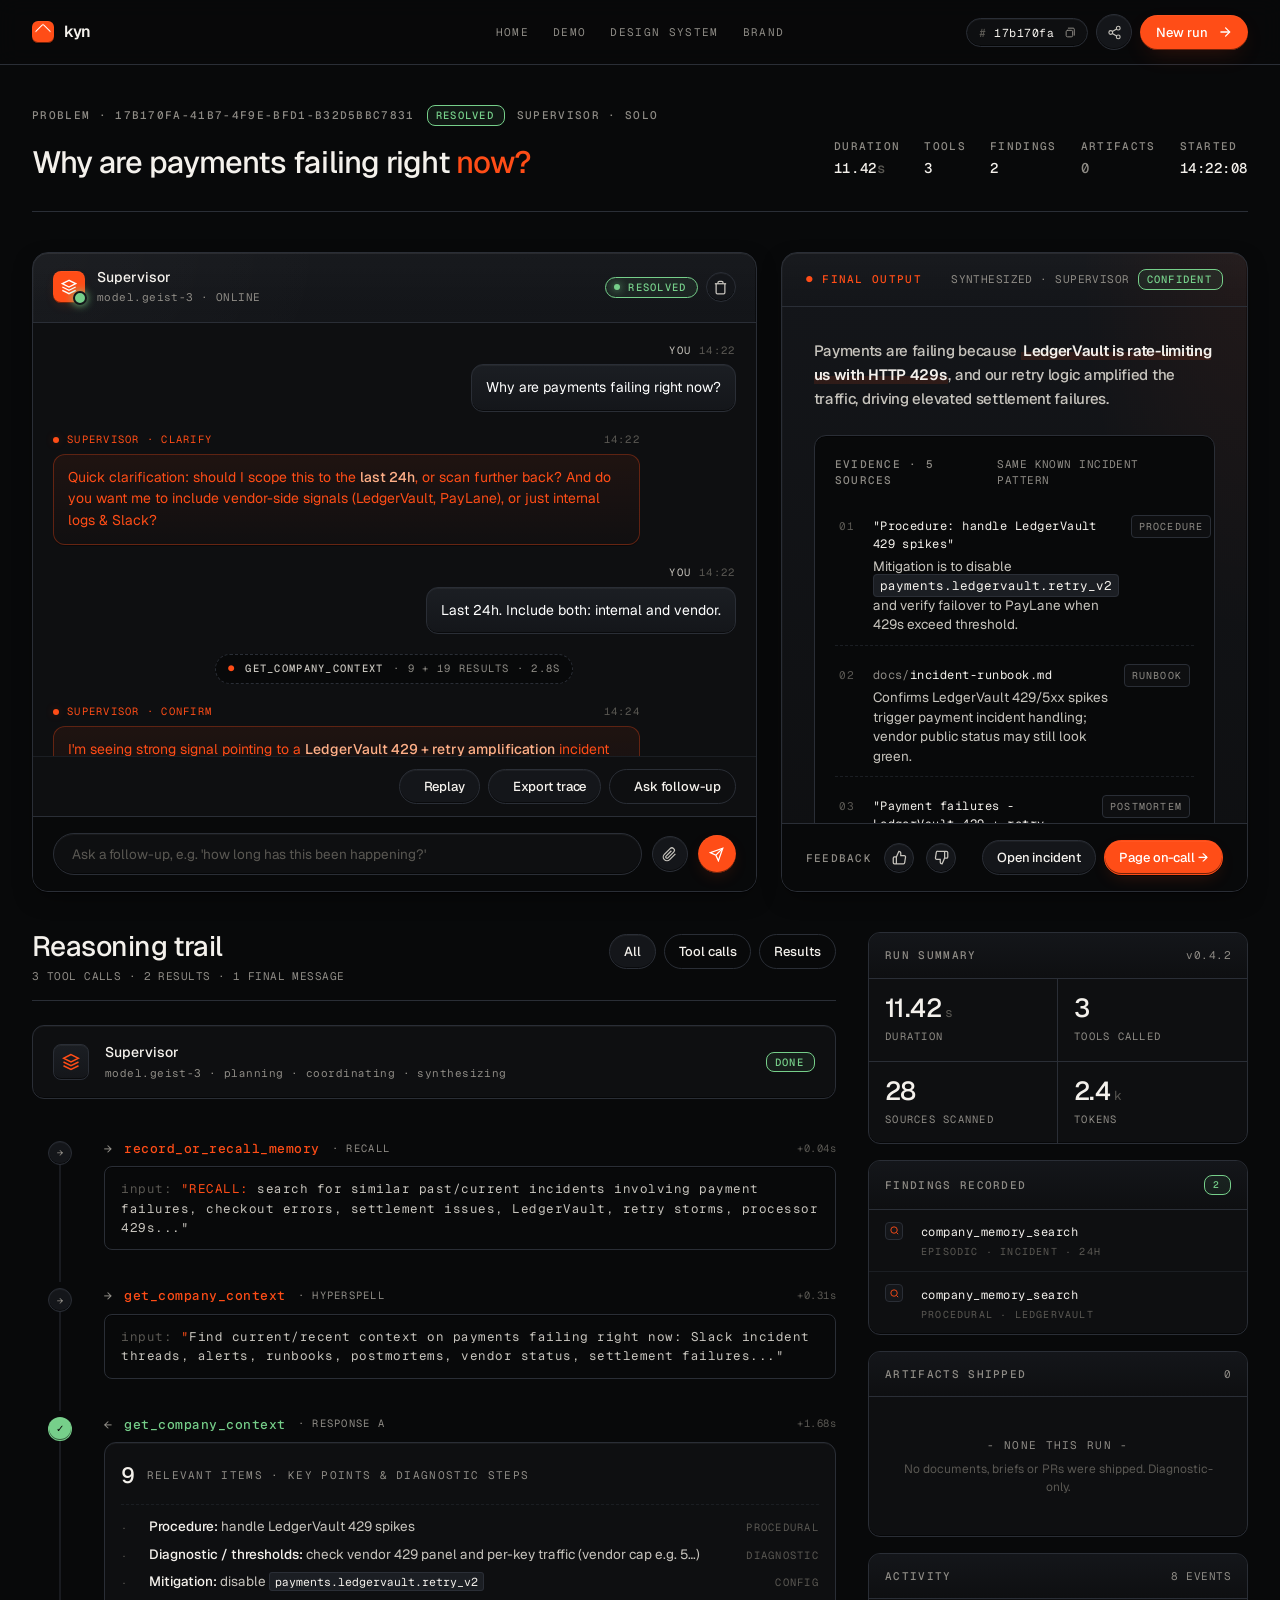
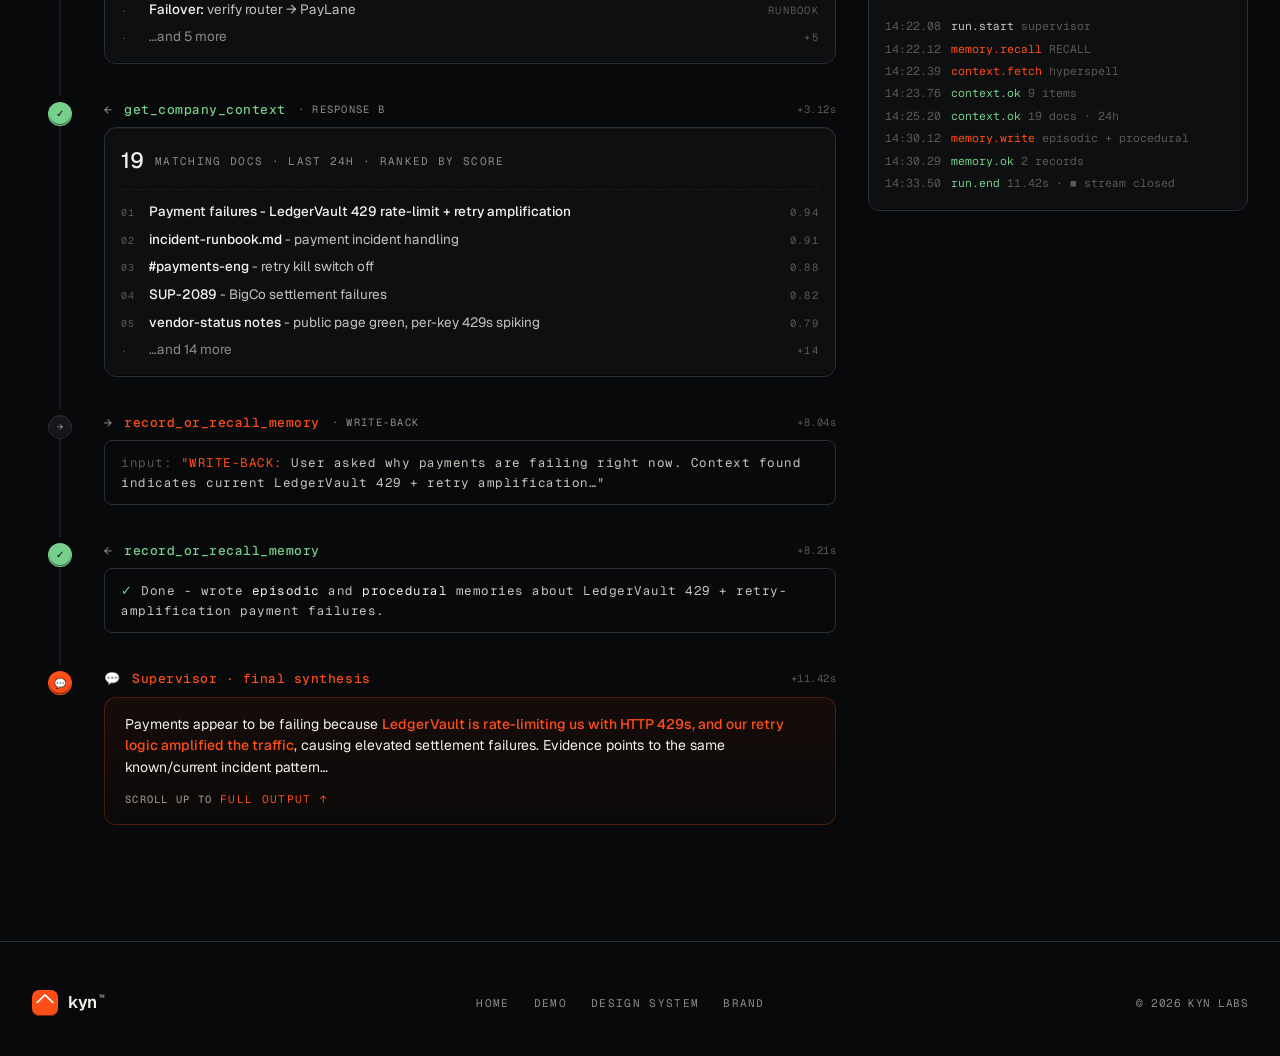
<file: run.html>
<!doctype html>
<html lang="en">
<head>
<meta charset="utf-8" />
<meta name="viewport" content="width=device-width, initial-scale=1" />
<title>kyn™ - Run · Why are payments failing right now?</title>

<link rel="preconnect" href="https://fonts.googleapis.com" />
<link rel="preconnect" href="https://fonts.gstatic.com" crossorigin />
<link href="https://fonts.googleapis.com/css2?family=Geist:wght@300;400;500;600;700&family=Geist+Mono:wght@400;500&display=swap" rel="stylesheet" />

<link rel="stylesheet" href="tokens.css" />

<style>
/* ============= TOPBAR ============= */
.kyn-topbar {
  position: sticky; top: 0; z-index: 20;
  background: color-mix(in oklch, var(--surface-0) 88%, transparent);
  backdrop-filter: blur(10px);
  -webkit-backdrop-filter: blur(10px);
  border-bottom: 1px solid var(--surface-line);
}
.kyn-topbar-inner {
  max-width: 1480px; margin: 0 auto;
  padding: 0 var(--s-8); height: 64px;
  display: grid; grid-template-columns: 1fr auto 1fr; align-items: center;
  gap: var(--s-6);
}
.kyn-topbar-inner > :first-child { justify-self: start; }
.kyn-topbar-inner > :last-child { justify-self: end; }
.btn-cta-primary {
  display: inline-flex; align-items: center; gap: 10px;
  background: var(--orange-500); color: #fff; border: 0;
  border-radius: var(--r-pill); padding: 9px 16px;
  font-family: var(--font-body); font-size: 13px; font-weight: 500;
  box-shadow: var(--bevel), 0 8px 24px -8px var(--orange-glow);
  cursor: pointer; transition: transform var(--dur-1), background var(--dur-2);
  text-decoration: none;
}
.btn-cta-primary:hover { background: var(--orange-600); transform: translateY(-1px); }
.btn-cta-primary .arrow { width: 14px; height: 14px; }
.kyn-mark { display: inline-flex; align-items: center; gap: 10px; }
.kyn-mark .glyph {
  width: 22px; height: 22px;
  background: var(--orange-500);
  border-radius: 6px;
  position: relative;
  box-shadow: var(--bevel), 0 1px 0 rgba(0,0,0,0.4);
}
.kyn-mark .glyph::after {
  content: ""; position: absolute; inset: 5px;
  border: 1.5px solid #fff; border-radius: 2px;
  border-right-color: transparent; border-bottom-color: transparent;
  transform: rotate(45deg);
}
.kyn-mark .word {
  font-family: var(--font-display);
  font-size: 16px; font-weight: 600; letter-spacing: -0.02em;
}
.crumbs {
  display: flex; align-items: center; gap: 10px;
  font-family: var(--font-mono); font-size: 11px;
  letter-spacing: var(--tracking-mono); color: var(--ink-3);
}
.crumbs .sep { color: var(--ink-4); }
.crumbs a { color: var(--ink-2); text-decoration: none; }
.crumbs a:hover { color: var(--ink-1); }
.crumbs .here { color: var(--ink-1); }

/* Run-id copy chip - purpose-built, replaces a generic clipboard icon */
.id-chip {
  display: inline-flex; align-items: center; gap: 8px;
  padding: 6px 10px 6px 12px;
  background: var(--surface-1);
  border: 1px solid var(--surface-line);
  border-radius: var(--r-pill);
  cursor: pointer;
  color: var(--ink-2);
  font-family: var(--font-mono); font-size: 11.5px;
  letter-spacing: var(--tracking-mono);
  box-shadow: var(--bevel);
  transition: color var(--dur-2), border-color var(--dur-2), background var(--dur-2);
}
.id-chip:hover { color: var(--ink-1); border-color: var(--orange-500); background: var(--surface-2); }
.id-chip .hash { color: var(--ink-4); font-weight: 500; }
.id-chip .id-mono { color: var(--ink-1); }
.id-chip .i { width: 13px; height: 13px; color: var(--ink-3); margin-left: 2px; }
.id-chip:hover .i { color: var(--orange-500); }

/* ============= PAGE SHELL ============= */
.run-page {
  max-width: 1480px;
  margin: 0 auto;
  padding: var(--s-10) var(--s-8) var(--s-12);
}

/* ============= RUN HEADER ============= */
.run-head {
  display: grid;
  grid-template-columns: 1fr auto;
  align-items: end;
  gap: var(--s-8);
  padding-bottom: var(--s-8);
  border-bottom: 1px solid var(--surface-line);
  margin-bottom: var(--s-10);
}
.run-head .eyebrows { display: flex; gap: var(--s-3); align-items: center; margin-bottom: var(--s-5); flex-wrap: wrap; }
.run-head h1 {
  margin: 0;
  font-family: var(--font-display);
  font-size: clamp(24px, 2.4vw, 34px);
  line-height: 1.1;
  letter-spacing: -0.025em;
  font-weight: 500;
  color: var(--ink-1);
  white-space: nowrap;
}
.run-head h1 .accent { color: var(--orange-500); }
.run-head .meta {
  display: flex; gap: var(--s-6);
  align-items: end;
}
.run-head .meta .cell { display: flex; flex-direction: column; gap: 4px; min-width: 0; }
.run-head .meta .v { color: var(--ink-1); font-size: 14px; font-weight: 500; font-family: var(--font-mono); letter-spacing: var(--tracking-mono); }
.run-head .actions { display: flex; gap: var(--s-2); margin-top: var(--s-5); }

/* ============= GRID LAYOUT ============= */
.run-grid {
  display: grid;
  grid-template-columns: minmax(0, 1fr) 380px;
  gap: var(--s-8);
  align-items: start;
}
.run-main { min-width: 0; display: flex; flex-direction: column; gap: var(--s-8); }
.run-side {
  position: sticky; top: 80px;
  display: flex; flex-direction: column; gap: var(--s-4);
}

/* ============= ANSWER CARD ============= */
.answer-card {
  background: linear-gradient(180deg, var(--surface-2) 0%, var(--surface-1) 100%);
  border: 1px solid var(--surface-line);
  border-radius: var(--r-4);
  box-shadow: var(--bevel-strong), var(--shadow-md);
  overflow: hidden;
  position: relative;
}
.answer-card::before {
  content: "";
  position: absolute; inset: 0;
  background: radial-gradient(ellipse 60% 100% at 100% 0%, rgba(255,77,23,0.06), transparent 60%);
  pointer-events: none;
}
.answer-head {
  display: flex; justify-content: space-between; align-items: center;
  padding: var(--s-4) var(--s-6);
  border-bottom: 1px solid var(--surface-line);
  background: linear-gradient(180deg, rgba(255,255,255,0.018), transparent);
  position: relative;
}
.answer-body {
  padding: var(--s-8) var(--s-8) var(--s-6);
  position: relative;
}
.answer-lede {
  font-family: var(--font-display);
  font-size: 26px;
  line-height: 1.2;
  letter-spacing: -0.02em;
  color: var(--ink-1);
  font-weight: 500;
  margin: 0 0 var(--s-6);
  text-wrap: pretty;
}
.answer-lede strong {
  color: var(--orange-500);
  font-weight: 500;
  background: linear-gradient(180deg, transparent 60%, rgba(255,77,23,0.12) 60%);
  padding: 0 2px;
}
.answer-body p { margin: 0 0 var(--s-3); color: var(--ink-2); font-size: 15px; line-height: 1.6; }
.answer-body p:last-of-type { margin-bottom: 0; }
.answer-body code {
  font-family: var(--font-mono);
  font-size: 12.5px;
  padding: 2px 6px;
  background: var(--surface-3);
  border: 1px solid var(--surface-line);
  border-radius: var(--r-1);
  color: var(--ink-1);
}
.answer-body strong { color: var(--ink-1); font-weight: 600; }
.answer-body em { color: var(--orange-500); font-style: normal; font-weight: 500; }

.evidence {
  display: flex; flex-direction: column;
  gap: var(--s-2);
  margin: var(--s-6) 0;
  padding: var(--s-5);
  background: var(--surface-0);
  border: 1px solid var(--surface-line);
  border-radius: var(--r-3);
  box-shadow: inset 0 1px 0 rgba(0,0,0,0.5);
}
.evidence-head {
  display: flex; justify-content: space-between; align-items: center;
  margin-bottom: var(--s-2);
}
.ev-row {
  display: grid;
  grid-template-columns: 22px 1fr auto;
  gap: var(--s-3);
  padding: 10px 4px;
  border-bottom: 1px dashed var(--surface-line-soft);
  align-items: baseline;
}
.ev-row:last-child { border-bottom: 0; }
.ev-row .num { font-family: var(--font-mono); font-size: 11px; color: var(--ink-4); letter-spacing: var(--tracking-wide); }
.ev-row .src {
  font-family: var(--font-mono);
  font-size: 12px;
  color: var(--ink-1);
  letter-spacing: var(--tracking-mono);
}
.ev-row .src .path { color: var(--ink-3); }
.ev-row .desc { color: var(--ink-2); font-size: 13.5px; line-height: 1.45; padding-top: 4px; }
.ev-row .tag {
  font-family: var(--font-mono); font-size: 10px;
  color: var(--ink-3); letter-spacing: var(--tracking-wide);
  text-transform: uppercase;
  padding: 3px 7px;
  border: 1px solid var(--surface-line);
  border-radius: var(--r-1);
  background: var(--surface-1);
  white-space: nowrap;
}

.negative-block {
  margin-top: var(--s-5);
  padding: var(--s-4) var(--s-5);
  background: var(--surface-1);
  border: 1px solid var(--surface-line);
  border-left: 2px solid var(--status-weak);
  border-radius: var(--r-2);
}
.negative-block .lab {
  font-family: var(--font-mono); font-size: 10.5px;
  letter-spacing: var(--tracking-wide); text-transform: uppercase;
  color: var(--ink-3);
  margin-bottom: 6px;
}
.negative-block p { margin: 0; color: var(--ink-2); font-size: 13.5px; line-height: 1.5; }
.negative-block p code { font-size: 11.5px; }

.mitigation {
  margin-top: var(--s-5);
  padding: var(--s-5);
  background: linear-gradient(180deg, rgba(255,77,23,0.04), rgba(255,77,23,0.01));
  border: 1px solid rgba(255,77,23,0.25);
  border-radius: var(--r-3);
  position: relative;
}
.mitigation::before {
  content: "";
  position: absolute; left: 0; top: 18px; bottom: 18px;
  width: 2px;
  background: var(--orange-500);
  border-radius: 0 2px 2px 0;
}
.mitigation .lab {
  font-family: var(--font-mono); font-size: 10.5px;
  letter-spacing: var(--tracking-wide); text-transform: uppercase;
  color: var(--orange-500);
  margin-bottom: 8px;
  display: flex; align-items: center; gap: 8px;
}
.mitigation .lab::before {
  content: ""; width: 6px; height: 6px; border-radius: 50%;
  background: var(--orange-500); box-shadow: 0 0 8px var(--orange-glow);
}
.mitigation p { margin: 0; color: var(--ink-1); font-size: 14px; line-height: 1.55; }

.answer-foot {
  display: flex; justify-content: space-between; align-items: center;
  gap: var(--s-3);
  padding: var(--s-4) var(--s-6);
  border-top: 1px solid var(--surface-line);
  background: var(--surface-0);
}
.answer-foot .left { display: flex; gap: var(--s-3); align-items: center; flex-wrap: wrap; }
.answer-foot .right { display: flex; gap: var(--s-2); align-items: center; }

/* ============= REASONING TRAIL ============= */
.section-strip {
  display: flex; align-items: baseline; justify-content: space-between;
  gap: var(--s-4);
  padding-bottom: var(--s-4);
  border-bottom: 1px solid var(--surface-line);
  margin-bottom: var(--s-6);
}
.section-strip h2 {
  margin: 0;
  font-family: var(--font-display);
  font-size: 28px;
  line-height: 1.05;
  letter-spacing: -0.02em;
  font-weight: 500;
}

.trail { display: flex; flex-direction: column; gap: 0; }
.trail-step {
  display: grid;
  grid-template-columns: 56px 1fr;
  gap: 0;
  position: relative;
}
.trail-step .gutter {
  display: flex; flex-direction: column; align-items: center;
  padding-top: 18px;
  position: relative;
}
.trail-step .gutter::before {
  content: ""; position: absolute;
  left: 50%; top: 38px; bottom: -12px;
  width: 1px;
  background: var(--surface-line);
  transform: translateX(-50%);
}
.trail-step:last-child .gutter::before { display: none; }
.trail-step .gutter .node {
  width: 24px; height: 24px; border-radius: 50%;
  background: var(--surface-2);
  border: 1px solid var(--surface-line);
  display: flex; align-items: center; justify-content: center;
  font-family: var(--font-mono); font-size: 10px;
  color: var(--ink-3);
  box-shadow: var(--bevel);
  position: relative;
  z-index: 1;
}
.trail-step.tool .gutter .node { background: var(--surface-2); border-color: var(--surface-line); }
.trail-step.result .gutter .node { background: var(--status-strong); border-color: transparent; color: #08090A; }
.trail-step.message .gutter .node { background: var(--orange-500); border-color: transparent; color: #fff; }

.trail-step .body {
  padding: var(--s-4) 0 var(--s-5) var(--s-4);
}
.trail-step .head-row {
  display: flex; align-items: center; gap: var(--s-3);
  margin-bottom: 8px;
  flex-wrap: wrap;
}
.trail-step .arrow {
  font-family: var(--font-mono); font-size: 13px;
  color: var(--ink-3);
}
.trail-step .tool-name {
  font-family: var(--font-mono);
  font-size: 13px;
  color: var(--ink-1);
  letter-spacing: var(--tracking-mono);
  font-weight: 500;
}
.trail-step .tool-name.tool { color: var(--orange-500); }
.trail-step .tool-name.result { color: var(--status-strong); }
.trail-step .agent-tag {
  font-family: var(--font-mono); font-size: 10.5px;
  letter-spacing: var(--tracking-wide); text-transform: uppercase;
  color: var(--ink-3);
}
.trail-step .ts {
  font-family: var(--font-mono); font-size: 10.5px;
  color: var(--ink-4); letter-spacing: var(--tracking-mono);
  margin-left: auto;
}

.io-block {
  background: var(--surface-0);
  border: 1px solid var(--surface-line);
  border-radius: var(--r-2);
  padding: var(--s-3) var(--s-4);
  font-family: var(--font-mono);
  font-size: 12.5px;
  line-height: 1.55;
  color: var(--ink-2);
  letter-spacing: var(--tracking-mono);
  box-shadow: inset 0 1px 0 rgba(0,0,0,0.4);
}
.io-block .key { color: var(--ink-4); }
.io-block .str { color: var(--ink-2); }
.io-block .accent { color: var(--orange-500); }
.io-block .ok { color: var(--status-strong); }

.result-block {
  background: var(--surface-1);
  border: 1px solid var(--surface-line);
  border-radius: var(--r-3);
  padding: var(--s-4);
  box-shadow: var(--bevel);
}
.result-block .res-head {
  display: flex; align-items: center; gap: var(--s-3);
  margin-bottom: var(--s-3);
  padding-bottom: var(--s-3);
  border-bottom: 1px dashed var(--surface-line-soft);
}
.result-block .res-count {
  font-family: var(--font-display);
  font-size: 22px;
  font-weight: 500;
  letter-spacing: -0.02em;
  color: var(--ink-1);
}
.result-block .res-label {
  font-family: var(--font-mono); font-size: 11px;
  color: var(--ink-3); letter-spacing: var(--tracking-wide);
  text-transform: uppercase;
}
.result-block ul { margin: 0; padding: 0; list-style: none; display: flex; flex-direction: column; gap: 8px; }
.result-block li {
  display: grid; grid-template-columns: 16px 1fr auto;
  gap: 12px; align-items: baseline;
  font-size: 13.5px; color: var(--ink-2); line-height: 1.45;
}
.result-block li .b {
  font-family: var(--font-mono); font-size: 10px; color: var(--ink-4);
  letter-spacing: var(--tracking-wide);
}
.result-block li .src { font-family: var(--font-mono); font-size: 10.5px; color: var(--ink-4); letter-spacing: var(--tracking-wide); text-transform: uppercase; }
.result-block li strong { color: var(--ink-1); font-weight: 500; }

.message-bubble {
  background: linear-gradient(180deg, rgba(255,77,23,0.06), rgba(255,77,23,0.015));
  border: 1px solid rgba(255,77,23,0.25);
  border-radius: var(--r-3);
  padding: var(--s-4) var(--s-5);
  color: var(--ink-1);
  font-size: 14px;
  line-height: 1.55;
}
.message-bubble strong { color: var(--orange-500); font-weight: 500; }

/* ============= SIDE PANELS ============= */
.side-panel {
  background: var(--surface-1);
  border: 1px solid var(--surface-line);
  border-radius: var(--r-3);
  box-shadow: var(--bevel);
  overflow: hidden;
}
.side-panel .ph {
  display: flex; justify-content: space-between; align-items: center;
  padding: 14px var(--s-4);
  border-bottom: 1px solid var(--surface-line);
  background: linear-gradient(180deg, var(--surface-2), var(--surface-1));
}
.side-panel .pb { padding: var(--s-4); }
.side-panel .pb.tight { padding: 0; }

.kpi-row {
  display: grid; grid-template-columns: repeat(2, 1fr);
}
.kpi-row .kpi {
  padding: var(--s-4) var(--s-4);
  border-right: 1px solid var(--surface-line);
  border-bottom: 1px solid var(--surface-line);
}
.kpi-row .kpi:nth-child(2n) { border-right: 0; }
.kpi-row .kpi:nth-last-child(-n+2) { border-bottom: 0; }
.kpi-row .kpi .v {
  font-family: var(--font-display);
  font-size: 26px;
  letter-spacing: -0.02em;
  font-weight: 500;
  color: var(--ink-1);
  line-height: 1;
}
.kpi-row .kpi .v .u { color: var(--ink-4); font-size: 13px; margin-left: 4px; font-family: var(--font-mono); letter-spacing: var(--tracking-mono); font-weight: 400; }
.kpi-row .kpi .l {
  font-family: var(--font-mono); font-size: 10.5px;
  color: var(--ink-3); letter-spacing: var(--tracking-wide);
  text-transform: uppercase;
  margin-top: 8px;
}

.findings-list { display: flex; flex-direction: column; }
.finding {
  display: grid; grid-template-columns: 24px 1fr;
  gap: var(--s-3);
  padding: 12px var(--s-4);
  border-bottom: 1px solid var(--surface-line-soft);
  align-items: baseline;
}
.finding:last-child { border-bottom: 0; }
.finding .ic {
  width: 18px; height: 18px;
  border-radius: 4px;
  background: var(--surface-2);
  border: 1px solid var(--surface-line);
  display: flex; align-items: center; justify-content: center;
  color: var(--orange-500);
  flex-shrink: 0;
}
.finding .name {
  font-family: var(--font-mono); font-size: 12px;
  color: var(--ink-1); letter-spacing: var(--tracking-mono);
  word-break: break-all;
}
.finding .meta {
  font-family: var(--font-mono); font-size: 10px;
  color: var(--ink-4); letter-spacing: var(--tracking-wide);
  text-transform: uppercase;
  margin-top: 3px;
}

.empty-state {
  padding: var(--s-6) var(--s-4);
  text-align: center;
  color: var(--ink-4);
}
.empty-state .b {
  font-family: var(--font-mono); font-size: 11px;
  letter-spacing: var(--tracking-wide); text-transform: uppercase;
  color: var(--ink-3);
}
.empty-state .s { font-size: 12px; margin-top: 6px; color: var(--ink-4); }

/* tiny activity stream */
.mini-log {
  font-family: var(--font-mono);
  font-size: 11.5px;
  line-height: 1.6;
  color: var(--ink-3);
}
.mini-log .row { display: grid; grid-template-columns: 56px 1fr; gap: 10px; padding: 2px 0; }
.mini-log .ts { color: var(--ink-4); }
.mini-log .ok { color: var(--status-strong); }
.mini-log .info { color: var(--ink-2); }
.mini-log .tag { color: var(--orange-500); }
.mini-log .dim { color: var(--ink-4); }

/* sub-agent / orchestration block at top of main */
.orchestrator {
  display: grid;
  grid-template-columns: auto 1fr auto;
  align-items: center;
  gap: var(--s-4);
  padding: var(--s-4) var(--s-5);
  background: var(--surface-1);
  border: 1px solid var(--surface-line);
  border-radius: var(--r-3);
  box-shadow: var(--bevel);
  margin-bottom: var(--s-6);
}
.orchestrator .av {
  width: 36px; height: 36px;
  border-radius: var(--r-2);
  background: linear-gradient(180deg, var(--surface-3), var(--surface-2));
  border: 1px solid var(--surface-line);
  display: flex; align-items: center; justify-content: center;
  color: var(--orange-500);
  box-shadow: var(--bevel);
}
.orchestrator .nm { font-size: 14px; font-weight: 500; color: var(--ink-1); }
.orchestrator .sb { font-family: var(--font-mono); font-size: 11px; color: var(--ink-3); letter-spacing: var(--tracking-mono); margin-top: 2px; }

/* ============= CHAT + ANSWER TOP ROW ============= */
.chat-final-row {
  display: grid;
  grid-template-columns: minmax(0, 1.55fr) minmax(0, 1fr);
  gap: var(--s-6);
  margin-bottom: var(--s-10);
  align-items: stretch;
  height: min(640px, calc(100vh - 220px));
  min-height: 480px;
}
.chat-final-row > * { min-width: 0; min-height: 0; }
.chat-final-row .answer-card { height: 100%; display: flex; flex-direction: column; min-height: 0; }
.chat-final-row .answer-card .answer-body { flex: 1; overflow-y: auto; min-height: 0; }

/* Chat panel */
.chat-panel {
  background: linear-gradient(180deg, var(--surface-2) 0%, var(--surface-1) 100%);
  border: 1px solid var(--surface-line);
  border-radius: var(--r-4);
  box-shadow: var(--bevel-strong), var(--shadow-md);
  display: flex; flex-direction: column;
  overflow: hidden;
  height: 100%;
  min-height: 0;
  position: relative;
}
.chat-panel::before {
  content: "";
  position: absolute; inset: 0;
  background: radial-gradient(ellipse 70% 60% at 0% 0%, rgba(255,255,255,0.025), transparent 60%);
  pointer-events: none;
}
.chat-head {
  display: flex; justify-content: space-between; align-items: center;
  padding: var(--s-4) var(--s-5);
  border-bottom: 1px solid var(--surface-line);
  background: linear-gradient(180deg, rgba(255,255,255,0.02), transparent);
  position: relative; z-index: 1;
}
.chat-head .agent-id { display: flex; align-items: center; gap: 12px; }
.chat-head .av {
  width: 32px; height: 32px;
  background: var(--orange-500);
  border-radius: 8px;
  display: flex; align-items: center; justify-content: center;
  color: #fff;
  box-shadow: var(--bevel), 0 4px 12px -4px var(--orange-glow);
  position: relative;
}
.chat-head .av::after {
  content: ""; position: absolute;
  bottom: -2px; right: -2px;
  width: 10px; height: 10px;
  border-radius: 50%;
  background: var(--status-strong);
  border: 2px solid var(--surface-2);
  box-shadow: 0 0 8px var(--status-strong);
}
.chat-head .nm { font-size: 14px; font-weight: 500; color: var(--ink-1); line-height: 1.2; }
.chat-head .sb { font-family: var(--font-mono); font-size: 11px; color: var(--ink-3); margin-top: 3px; letter-spacing: var(--tracking-mono); }

.chat-body {
  flex: 1;
  padding: var(--s-5);
  overflow-y: auto;
  display: flex; flex-direction: column; gap: var(--s-5);
  background: var(--surface-1);
  position: relative; z-index: 1;
}

.msg { display: flex; flex-direction: column; gap: 6px; max-width: 86%; }
.msg .role {
  display: flex; align-items: center; gap: 8px;
  font-family: var(--font-mono); font-size: 10.5px;
  letter-spacing: var(--tracking-wide); text-transform: uppercase;
}
.msg .role .ts { color: var(--ink-4); margin-left: auto; font-weight: 400; }
.msg .bubble {
  padding: 12px 14px;
  border-radius: var(--r-3);
  font-size: 14px; line-height: 1.55;
  border: 1px solid;
  text-wrap: pretty;
}
.msg .bubble code {
  font-family: var(--font-mono); font-size: 12px;
  padding: 2px 6px;
  background: rgba(0,0,0,0.4);
  border: 1px solid rgba(255,255,255,0.06);
  border-radius: 3px;
  color: var(--ink-1);
}
.msg .bubble strong { font-weight: 500; }

/* USER · white text */
.msg.user { align-self: flex-end; align-items: flex-end; }
.msg.user .role { color: var(--ink-2); }
.msg.user .bubble {
  background: linear-gradient(180deg, var(--surface-3), var(--surface-2));
  border-color: var(--surface-line);
  color: #FFFFFF;
  box-shadow: var(--bevel);
}

/* AGENT QUESTION · orange */
.msg.question .role { color: var(--orange-500); }
.msg.question .role::before {
  content: ""; width: 6px; height: 6px; border-radius: 50%;
  background: var(--orange-500); box-shadow: 0 0 8px var(--orange-glow);
}
.msg.question .bubble {
  background: linear-gradient(180deg, rgba(255,77,23,0.07), rgba(255,77,23,0.015));
  border-color: rgba(255,77,23,0.32);
  color: var(--orange-500);
  box-shadow: 0 1px 0 rgba(0,0,0,0.45);
}
.msg.question .bubble strong { color: #FFB088; }

/* AGENT SOLUTION · green */
.msg.solution .role { color: var(--status-strong); }
.msg.solution .role::before {
  content: ""; width: 6px; height: 6px; border-radius: 50%;
  background: var(--status-strong);
  box-shadow: 0 0 8px color-mix(in oklch, var(--status-strong) 60%, transparent);
}
.msg.solution .bubble {
  background: color-mix(in oklch, var(--status-strong) 9%, var(--surface-1));
  border-color: color-mix(in oklch, var(--status-strong) 38%, transparent);
  color: color-mix(in oklch, var(--status-strong) 88%, var(--ink-1));
  box-shadow: 0 1px 0 rgba(0,0,0,0.45);
}
.msg.solution .bubble strong { color: var(--status-strong); }
.msg.solution .bubble a {
  color: var(--status-strong);
  font-family: var(--font-mono); font-size: 11px;
  letter-spacing: var(--tracking-wide); text-transform: uppercase;
  text-decoration: none;
  display: inline-flex; align-items: center; gap: 6px;
  padding-top: 4px;
}

/* typing indicator inside a solution bubble (streaming) */
.typing { display: inline-flex; align-items: center; gap: 5px; vertical-align: middle; margin-left: 4px; }
.typing span {
  width: 5px; height: 5px; border-radius: 50%;
  background: currentColor; opacity: 0.4;
  animation: tdot 1.2s infinite;
}
.typing span:nth-child(2) { animation-delay: 0.18s; }
.typing span:nth-child(3) { animation-delay: 0.36s; }
@keyframes tdot { 0%, 60%, 100% { opacity: 0.25; transform: translateY(0); } 30% { opacity: 1; transform: translateY(-2px); } }

/* tool whisper between bubbles */
.tool-whisper {
  align-self: center;
  display: inline-flex; align-items: center; gap: 10px;
  padding: 6px 12px;
  border: 1px dashed var(--surface-line);
  border-radius: var(--r-pill);
  font-family: var(--font-mono); font-size: 10.5px;
  letter-spacing: var(--tracking-wide); text-transform: uppercase;
  color: var(--ink-3);
  background: var(--surface-0);
}
.tool-whisper .ic { color: var(--orange-500); }
.tool-whisper strong { color: var(--ink-2); font-weight: 500; }

/* Chat actions row - sits above input */
.chat-actions {
  display: flex; gap: var(--s-2);
  padding: var(--s-3) var(--s-5) var(--s-3);
  border-top: 1px solid var(--surface-line-soft);
  background: var(--surface-1);
  position: relative; z-index: 1;
  flex-wrap: wrap;
  justify-content: flex-end;
}

/* Chat input */
.chat-input {
  display: flex; gap: 10px;
  padding: var(--s-4) var(--s-5);
  border-top: 1px solid var(--surface-line);
  background: var(--surface-0);
  align-items: center;
  position: relative; z-index: 1;
}
.chat-input .field {
  flex: 1;
  background: var(--surface-1);
  border: 1px solid var(--surface-line);
  border-radius: var(--r-pill);
  padding: 11px 18px;
  color: var(--ink-1);
  font-family: var(--font-body); font-size: 13.5px;
  outline: none;
  box-shadow: var(--bevel);
  transition: border-color var(--dur-2), box-shadow var(--dur-2);
}
.chat-input .field::placeholder { color: var(--ink-4); }
.chat-input .field:focus {
  border-color: var(--orange-500);
  box-shadow: var(--bevel), 0 0 0 3px rgba(255,77,23,0.18);
}
.chat-input .send {
  width: 38px; height: 38px;
  border-radius: 50%;
  background: var(--orange-500);
  border: 0; color: #fff;
  display: flex; align-items: center; justify-content: center;
  cursor: pointer;
  box-shadow: var(--bevel), 0 6px 18px -6px var(--orange-glow);
  transition: transform var(--dur-1) var(--ease-out), background var(--dur-2);
}
.chat-input .send:hover { background: var(--orange-600); }
.chat-input .send:active { transform: translateY(1px); }
.chat-input .send svg, .chat-input .send .i { width: 15px; height: 15px; }
.chat-input .btn-icon svg, .chat-input .btn-icon .i { width: 15px; height: 15px; }

@media (max-width: 1100px) {
  .run-grid { grid-template-columns: 1fr; }
  .run-side { position: static; }
  .run-head { grid-template-columns: 1fr; }
  .run-head .meta { flex-wrap: wrap; }
  .chat-final-row { grid-template-columns: 1fr; height: auto; }
  .chat-panel { min-height: 480px; height: auto; }
  .chat-final-row .answer-card { height: auto; }
  .chat-final-row .answer-card .answer-body { overflow: visible; }
}

@media (max-width: 760px) {
  body { padding-bottom: 60px; }

  /* topbar - collapse to mark + primary action */
  .kyn-topbar-inner { padding: 10px var(--s-4); gap: 10px; display: flex; flex-wrap: wrap; height: auto; }
  .kyn-topbar-inner > nav { display: none; }
  .crumbs { display: none; }
  .kyn-topbar-inner > .kyn-row { gap: 6px; }
  .kyn-topbar-inner > .kyn-row .btn { padding: 7px 12px; font-size: 12px; }
  .id-chip { padding: 5px 10px 5px 10px; font-size: 11px; }

  /* page */
  .run-page { padding: var(--s-6) var(--s-4) var(--s-8); }

  /* head */
  .run-head { gap: var(--s-5); padding-bottom: var(--s-5); margin-bottom: var(--s-6); }
  .run-head .eyebrows { gap: 8px; margin-bottom: var(--s-3); }
  .run-head h1 { font-size: clamp(22px, 5.8vw, 28px); white-space: normal; text-wrap: balance; }
  .run-head .meta { gap: var(--s-4); flex-wrap: wrap; }
  .run-head .meta .cell { flex: 1 1 40%; }

  /* chat & answer stacking */
  .chat-final-row { gap: var(--s-4); margin-bottom: var(--s-6); }
  .chat-panel { min-height: 0; }
  .chat-body { padding: var(--s-4); gap: var(--s-4); }
  .msg { max-width: 92%; }
  .msg .bubble { font-size: 13px; padding: 10px 12px; }
  .chat-head { padding: var(--s-3) var(--s-4); }
  .chat-head .nm { font-size: 13px; }
  .chat-head .sb { font-size: 10px; }
  .chat-actions { padding: var(--s-3) var(--s-4); }
  .chat-actions .btn { padding: 7px 12px; font-size: 11.5px; }
  .chat-input { padding: var(--s-3) var(--s-4); }
  .chat-input .field { padding: 10px 14px; font-size: 13px; }

  /* answer card */
  .answer-head { padding: var(--s-3) var(--s-4); }
  .answer-body { padding: var(--s-5) var(--s-4) var(--s-4); }
  .answer-lede { font-size: 19px; line-height: 1.25; margin-bottom: var(--s-4); }
  .evidence { padding: var(--s-4); margin: var(--s-4) 0; }
  .ev-row { grid-template-columns: 18px 1fr; }
  .ev-row .tag { display: none; }
  .ev-row .desc { font-size: 12.5px; }
  .ev-row .src { font-size: 11px; }
  .mitigation, .negative-block { padding: var(--s-4); }
  .answer-foot { padding: var(--s-3) var(--s-4); flex-wrap: wrap; gap: 10px; }
  .answer-foot .left { width: 100%; }
  .answer-foot .right { width: 100%; justify-content: flex-end; }

  /* reasoning trail */
  .section-strip { flex-direction: column; align-items: flex-start; gap: var(--s-3); }
  .section-strip h2 { font-size: 24px; }
  .section-strip .kyn-row { width: 100%; overflow-x: auto; }
  .trail-step { grid-template-columns: 36px 1fr; }
  .trail-step .body { padding: var(--s-3) 0 var(--s-4) var(--s-3); }
  .trail-step .head-row { gap: 8px; }
  .trail-step .tool-name { font-size: 12px; word-break: break-word; }
  .trail-step .ts { margin-left: 0; width: 100%; flex-basis: 100%; }
  .trail-step .arrow { display: none; }
  .io-block { font-size: 11.5px; padding: var(--s-3); }
  .result-block { padding: var(--s-3); }
  .result-block li { grid-template-columns: 16px 1fr; gap: 8px; font-size: 12.5px; }
  .result-block li .src { display: none; }
  .message-bubble { padding: var(--s-3) var(--s-4); font-size: 13px; }

  .orchestrator { padding: var(--s-3) var(--s-4); gap: var(--s-3); }
  .orchestrator .nm { font-size: 13px; }
  .orchestrator .sb { font-size: 10.5px; }

  /* side panels */
  .kpi-row .kpi { padding: var(--s-3); }
  .kpi-row .kpi .v { font-size: 22px; }
  .finding { padding: 10px var(--s-3); }
}

@media (max-width: 420px) {
  /* Pack the run stats (duration/tools/findings/artifacts/started) onto as
     few lines as fit instead of one cell per line. */
  .run-head .meta { gap: var(--s-3) var(--s-5); }
  .run-head .meta .cell { flex: 0 1 auto; }
  .kpi-row { grid-template-columns: 1fr; }
  .kpi-row .kpi { border-right: 0; }
  .kpi-row .kpi:nth-last-child(-n+2) { border-bottom: 1px solid var(--surface-line); }
  .kpi-row .kpi:last-child { border-bottom: 0; }
  .answer-lede { font-size: 17px; }
}

/* shared site footer (ported from landing) */
.lp-shell { max-width: 1320px; margin: 0 auto; padding: 0 var(--s-8); }
/* Footer logo: match the home page's footer mark */
.lp-mark { display: inline-flex; align-items: center; gap: 10px; color: var(--ink-1); text-decoration: none; }
.lp-mark .glyph {
  width: 26px; height: 26px; background: var(--orange-500); border-radius: 7px;
  position: relative; box-shadow: var(--bevel), 0 1px 0 rgba(0,0,0,0.4); display: inline-block;
}
.lp-mark .glyph::after {
  content: ""; position: absolute; inset: 6px; border: 2px solid #fff; border-radius: 3px;
  border-right-color: transparent; border-bottom-color: transparent; transform: rotate(45deg);
}
.lp-mark .word { font-family: var(--font-display); font-size: 17px; font-weight: 600; letter-spacing: -0.02em; }
.lp-mark .reg {
  font-family: var(--font-mono); font-size: 9px; color: var(--ink-3);
  margin-left: 2px; letter-spacing: 0.1em; text-transform: uppercase; vertical-align: super;
}
.lp-foot { padding: var(--s-12) 0 var(--s-10); border-top: 1px solid var(--surface-line); margin-top: var(--s-12); }
.lp-foot-inner { display: flex; align-items: center; justify-content: space-between; gap: var(--s-8); flex-wrap: wrap; }
.lp-foot-mono { font-family: var(--font-mono); font-size: 11px; letter-spacing: var(--tracking-mono); color: var(--ink-3); }
.lp-foot-nav { display: flex; gap: var(--s-6); align-items: center; }
.lp-foot-nav a { font-family: var(--font-mono); font-size: 11px; letter-spacing: var(--tracking-wide); text-transform: uppercase; color: var(--ink-3); text-decoration: none; transition: color var(--dur-2); }
.lp-foot-nav a:hover { color: var(--orange-500); }
@media (max-width: 760px) {
  .lp-shell { padding: 0 var(--s-5); }
  .lp-foot { padding: var(--s-8) 0; margin-top: var(--s-8); }
  .lp-foot-inner { flex-direction: column; align-items: flex-start; gap: var(--s-4); }
  .lp-foot-nav { flex-wrap: wrap; gap: var(--s-3) var(--s-4); }
  .lp-mark .word { font-size: 16px; }
}
</style>
</head>
<body data-screen-label="Run · Why are payments failing right now?">

<!-- ===================== TOPBAR ===================== -->
<header class="kyn-topbar">
  <div class="kyn-topbar-inner">
    <a class="kyn-mark" href="/" style="text-decoration: none; color: inherit;">
      <span class="glyph"></span>
      <span class="word">kyn</span>
    </a>

    <nav class="lp-foot-nav">
      <a href="/">Home</a>
      <a href="/run" aria-current="page">Demo</a>
      <a href="/design-system">Design system</a>
      <a href="/brand">Brand</a>
    </nav>

    <div class="kyn-row" style="gap: var(--s-2);">
      <button class="id-chip" aria-label="copy run id" title="Copy run id">
        <span class="hash">#</span>
        <span class="id-mono">17b170fa</span>
        <svg class="i" viewBox="0 0 24 24" fill="none" stroke="currentColor" stroke-width="1.8" stroke-linecap="round" stroke-linejoin="round"><path d="M8 4h9a2 2 0 0 1 2 2v11"/><rect x="4" y="8" width="12" height="12" rx="2.5"/></svg>
      </button>
      <button class="btn-icon" aria-label="share" title="Share">
        <svg class="i" viewBox="0 0 24 24" fill="none" stroke="currentColor" stroke-width="1.8" stroke-linecap="round" stroke-linejoin="round"><circle cx="18" cy="5" r="3"/><circle cx="6" cy="12" r="3"/><circle cx="18" cy="19" r="3"/><line x1="8.59" y1="13.51" x2="15.42" y2="17.49"/><line x1="15.41" y1="6.51" x2="8.59" y2="10.49"/></svg>
      </button>
      <button class="btn-cta-primary">New run <svg class="arrow" viewBox="0 0 24 24" fill="none" stroke="currentColor" stroke-width="2.2" stroke-linecap="round"><path d="M5 12h14"/><path d="m13 5 7 7-7 7"/></svg></button>
    </div>
  </div>
</header>

<!-- ===================== PAGE ===================== -->
<main class="run-page">

  <!-- ===== HEAD ===== -->
  <header class="run-head">
    <div>
      <div class="eyebrows">
        <span class="t-eyebrow">PROBLEM · 17B170FA-41B7-4F9E-BFD1-B32D5BBC7831</span>
        <span class="badge badge-strong">RESOLVED</span>
        <span class="t-eyebrow" style="color: var(--ink-3)">SUPERVISOR · SOLO</span>
      </div>
      <h1>Why are payments failing right <span class="accent">now?</span></h1>
    </div>
    <div class="meta">
      <div class="cell"><span class="t-eyebrow">DURATION</span><span class="v">11.42<span style="color:var(--ink-4)">s</span></span></div>
      <div class="cell"><span class="t-eyebrow">TOOLS</span><span class="v">3</span></div>
      <div class="cell"><span class="t-eyebrow">FINDINGS</span><span class="v">2</span></div>
      <div class="cell"><span class="t-eyebrow">ARTIFACTS</span><span class="v" style="color:var(--ink-3)">0</span></div>
      <div class="cell"><span class="t-eyebrow">STARTED</span><span class="v">14:22:08</span></div>
    </div>
  </header>

  <!-- ===== CHAT + ANSWER TOP ROW ===== -->
  <div class="chat-final-row">

    <!-- CHAT -->
    <section class="chat-panel" data-screen-label="Chat">
      <div class="chat-head">
        <div class="agent-id">
          <div class="av">
            <svg class="i" style="width:16px;height:16px" viewBox="0 0 24 24" fill="none" stroke="currentColor" stroke-width="2"><path d="M12 2 2 7l10 5 10-5-10-5z"/><path d="m2 17 10 5 10-5"/><path d="m2 12 10 5 10-5"/></svg>
          </div>
          <div>
            <div class="nm">Supervisor</div>
            <div class="sb">model.geist-3 · ONLINE</div>
          </div>
        </div>
        <div class="kyn-row" style="gap: var(--s-2);">
          <span class="badge badge-dot badge-strong">RESOLVED</span>
          <button class="btn-icon" title="clear thread" style="width:30px;height:30px;">
            <svg class="i" viewBox="0 0 24 24" fill="none" stroke="currentColor" stroke-width="2"><polyline points="3 6 5 6 21 6"/><path d="M19 6v14a2 2 0 0 1-2 2H7a2 2 0 0 1-2-2V6m3 0V4a2 2 0 0 1 2-2h4a2 2 0 0 1 2 2v2"/></svg>
          </button>
        </div>
      </div>

      <div class="chat-body">
        <div class="msg user">
          <div class="role">YOU<span class="ts">14:22</span></div>
          <div class="bubble">Why are payments failing right now?</div>
        </div>

        <div class="msg question">
          <div class="role">SUPERVISOR · CLARIFY<span class="ts">14:22</span></div>
          <div class="bubble">Quick clarification: should I scope this to the <strong>last 24h</strong>, or scan further back? And do you want me to include vendor-side signals (LedgerVault, PayLane), or just internal logs &amp; Slack?</div>
        </div>

        <div class="msg user">
          <div class="role">YOU<span class="ts">14:22</span></div>
          <div class="bubble">Last 24h. Include both: internal and vendor.</div>
        </div>

        <div class="tool-whisper">
          <span class="ic">●</span> <strong>get_company_context</strong> · 9 + 19 results · 2.8s
        </div>

        <div class="msg question">
          <div class="role">SUPERVISOR · CONFIRM<span class="ts">14:24</span></div>
          <div class="bubble">I'm seeing strong signal pointing to a <strong>LedgerVault 429 + retry amplification</strong> incident pattern (9 procedural + 19 doc hits in the last 24h). Want me to write this back to memory and synthesize a structured answer?</div>
        </div>

        <div class="msg user">
          <div class="role">YOU<span class="ts">14:25</span></div>
          <div class="bubble">Yes, synthesize and surface immediate mitigations.</div>
        </div>

        <div class="tool-whisper">
          <span class="ic">●</span> <strong>record_or_recall_memory</strong> · WRITE-BACK · 2 records
        </div>

        <div class="msg solution">
          <div class="role">SUPERVISOR · SOLUTION<span class="ts">14:33</span></div>
          <div class="bubble">
            Payments are failing because <strong>LedgerVault is rate-limiting us with HTTP 429s</strong>, and our retry logic amplified the traffic, driving elevated settlement failures.<br/><br/>
            Immediate mitigation: keep <code>payments.ledgervault.retry_v2</code> disabled, confirm router failover to <strong>PayLane</strong>, and check LedgerVault's per-key 429 panel, not the public status page.<br/>
            <a href="#">Full output, evidence &amp; sources →</a>
          </div>
        </div>
      </div>

      <div class="chat-actions">
        <button class="btn btn-quiet btn-sm">
          <svg class="i" viewBox="0 0 24 24" fill="none" stroke="currentColor" stroke-width="2"><polyline points="23 4 23 10 17 10"/><polyline points="1 20 1 14 7 14"/><path d="M3.51 9a9 9 0 0 1 14.85-3.36L23 10M1 14l4.64 4.36A9 9 0 0 0 20.49 15"/></svg>
          Replay
        </button>
        <button class="btn btn-quiet btn-sm">
          <svg class="i" viewBox="0 0 24 24" fill="none" stroke="currentColor" stroke-width="2"><path d="M21 15v4a2 2 0 0 1-2 2H5a2 2 0 0 1-2-2v-4"/><polyline points="7 10 12 15 17 10"/><line x1="12" y1="15" x2="12" y2="3"/></svg>
          Export trace
        </button>
        <button class="btn btn-ghost btn-sm">
          <svg class="i" viewBox="0 0 24 24" fill="none" stroke="currentColor" stroke-width="2"><path d="M21 11.5a8.38 8.38 0 0 1-.9 3.8 8.5 8.5 0 0 1-7.6 4.7 8.38 8.38 0 0 1-3.8-.9L3 21l1.9-5.7a8.38 8.38 0 0 1-.9-3.8 8.5 8.5 0 0 1 4.7-7.6 8.38 8.38 0 0 1 3.8-.9h.5a8.48 8.48 0 0 1 8 8v.5z"/></svg>
          Ask follow-up
        </button>
      </div>

      <form class="chat-input" onsubmit="event.preventDefault();">
        <input class="field" placeholder="Ask a follow-up, e.g. 'how long has this been happening?'" />
        <button type="button" class="btn-icon" title="attach" style="background: var(--surface-2); border: 1px solid var(--surface-line);">
          <svg class="i" viewBox="0 0 24 24" fill="none" stroke="currentColor" stroke-width="2"><path d="M21.44 11.05l-9.19 9.19a6 6 0 0 1-8.49-8.49l9.19-9.19a4 4 0 0 1 5.66 5.66l-9.2 9.19a2 2 0 0 1-2.83-2.83l8.49-8.48"/></svg>
        </button>
        <button type="submit" class="send" title="send">
          <svg class="i" viewBox="0 0 24 24" fill="none" stroke="currentColor" stroke-width="2"><line x1="22" y1="2" x2="11" y2="13"/><polygon points="22 2 15 22 11 13 2 9 22 2"/></svg>
        </button>
      </form>
    </section>

    <!-- ANSWER -->
    <section class="answer-card" data-screen-label="Answer">
        <div class="answer-head">
          <span class="t-eyebrow t-eyebrow-orange">● FINAL OUTPUT</span>
          <div class="kyn-row" style="gap: var(--s-2);">
            <span class="t-mono-sm" style="color:var(--ink-3)">SYNTHESIZED · SUPERVISOR</span>
            <span class="badge badge-strong">CONFIDENT</span>
          </div>
        </div>

        <div class="answer-body">
          <p class="answer-lede">
            Payments are failing because <strong>LedgerVault is rate-limiting us with HTTP 429s</strong>, and our retry logic amplified the traffic, driving elevated settlement failures.
          </p>

          <div class="evidence">
            <div class="evidence-head">
              <span class="t-eyebrow">EVIDENCE · 5 SOURCES</span>
              <span class="t-mono-sm" style="color:var(--ink-3)">SAME KNOWN INCIDENT PATTERN</span>
            </div>

            <div class="ev-row">
              <span class="num">01</span>
              <div>
                <div class="src">"Procedure: handle LedgerVault 429 spikes"</div>
                <div class="desc">Mitigation is to disable <code>payments.ledgervault.retry_v2</code> and verify failover to PayLane when 429s exceed threshold.</div>
              </div>
              <span class="tag">PROCEDURE</span>
            </div>

            <div class="ev-row">
              <span class="num">02</span>
              <div>
                <div class="src"><span class="path">docs/</span>incident-runbook.md</div>
                <div class="desc">Confirms LedgerVault 429/5xx spikes trigger payment incident handling; vendor public status may still look green.</div>
              </div>
              <span class="tag">RUNBOOK</span>
            </div>

            <div class="ev-row">
              <span class="num">03</span>
              <div>
                <div class="src">"Payment failures - LedgerVault 429 + retry amplification"</div>
                <div class="desc">Describes the observed failure mode: high LedgerVault 429s, retry amplification, ~30% settlement failures.</div>
              </div>
              <span class="tag">POSTMORTEM</span>
            </div>

            <div class="ev-row">
              <span class="num">04</span>
              <div>
                <div class="src"><span class="path">slack #</span>payments-eng</div>
                <div class="desc">Notes the retry kill switch remains off; retries disabled until a per-key fix ships.</div>
              </div>
              <span class="tag">SLACK</span>
            </div>

            <div class="ev-row">
              <span class="num">05</span>
              <div>
                <div class="src">BigCo settlement failures · <span class="path">SUP-2089</span></div>
                <div class="desc">Confirms customer-facing settlement failures in the affected window.</div>
              </div>
              <span class="tag">TICKET</span>
            </div>
          </div>

          <div class="negative-block">
            <div class="lab">RULED OUT</div>
            <p>No evidence this is currently due to <strong>Stripe</strong>, <strong>Adyen</strong>, <strong>Braintree</strong>, webhooks, payment intents, or a generic processor outage.</p>
          </div>

          <div class="mitigation">
            <div class="lab">IMMEDIATE MITIGATION</div>
            <p>Keep <code>payments.ledgervault.retry_v2</code> disabled, confirm router failover to <strong style="color:var(--orange-500)">PayLane</strong>, and check LedgerVault's <strong style="color:var(--ink-1)">per-key 429 panel</strong>, not just their public status page.</p>
          </div>
        </div>

        <div class="answer-foot">
          <div class="left">
            <span class="t-eyebrow">FEEDBACK</span>
            <button class="btn-icon" title="helpful" style="width:30px; height:30px;">
              <svg class="i" viewBox="0 0 24 24" fill="none" stroke="currentColor" stroke-width="2"><path d="M14 9V5a3 3 0 0 0-3-3l-4 9v11h11.28a2 2 0 0 0 2-1.7l1.38-9a2 2 0 0 0-2-2.3zM7 22H4a2 2 0 0 1-2-2v-7a2 2 0 0 1 2-2h3"/></svg>
            </button>
            <button class="btn-icon" title="not helpful" style="width:30px; height:30px;">
              <svg class="i" viewBox="0 0 24 24" fill="none" stroke="currentColor" stroke-width="2" style="transform: rotate(180deg)"><path d="M14 9V5a3 3 0 0 0-3-3l-4 9v11h11.28a2 2 0 0 0 2-1.7l1.38-9a2 2 0 0 0-2-2.3zM7 22H4a2 2 0 0 1-2-2v-7a2 2 0 0 1 2-2h3"/></svg>
            </button>
          </div>
          <div class="right">
            <button class="btn btn-quiet btn-sm">Open incident</button>
            <button class="btn btn-primary btn-sm">Page on-call →</button>
          </div>
        </div>
      </section>

  </div>

  <!-- ===== GRID ===== -->
  <div class="run-grid">

    <!-- ===== MAIN COLUMN ===== -->
    <div class="run-main">

      <!-- REASONING TRAIL -->
      <section data-screen-label="Reasoning trail">
        <div class="section-strip">
          <div>
            <h2>Reasoning trail</h2>
            <div class="t-mono-sm" style="color: var(--ink-3); margin-top: 6px;">3 TOOL CALLS · 2 RESULTS · 1 FINAL MESSAGE</div>
          </div>
          <div class="kyn-row" style="gap: var(--s-2);">
            <button class="btn btn-quiet btn-sm">All</button>
            <button class="btn btn-ghost btn-sm">Tool calls</button>
            <button class="btn btn-ghost btn-sm">Results</button>
          </div>
        </div>

        <div class="orchestrator">
          <div class="av">
            <svg class="i" style="width:18px;height:18px" viewBox="0 0 24 24" fill="none" stroke="currentColor" stroke-width="2"><path d="M12 2 2 7l10 5 10-5-10-5z"/><path d="m2 17 10 5 10-5"/><path d="m2 12 10 5 10-5"/></svg>
          </div>
          <div>
            <div class="nm">Supervisor</div>
            <div class="sb">model.geist-3 · planning · coordinating · synthesizing</div>
          </div>
          <span class="badge badge-strong">DONE</span>
        </div>

        <div class="trail">

          <!-- STEP 1: tool.call record_or_recall_memory RECALL -->
          <div class="trail-step tool">
            <div class="gutter"><div class="node">→</div></div>
            <div class="body">
              <div class="head-row">
                <span class="arrow">→</span>
                <span class="tool-name tool">record_or_recall_memory</span>
                <span class="agent-tag">·  RECALL</span>
                <span class="ts">+0.04s</span>
              </div>
              <div class="io-block">
                <span class="key">input:</span> <span class="accent">"RECALL:</span> search for similar past/current incidents involving payment failures, checkout errors, settlement issues, LedgerVault, retry storms, processor 429s..."
              </div>
            </div>
          </div>

          <!-- STEP 2: tool.call get_company_context -->
          <div class="trail-step tool">
            <div class="gutter"><div class="node">→</div></div>
            <div class="body">
              <div class="head-row">
                <span class="arrow">→</span>
                <span class="tool-name tool">get_company_context</span>
                <span class="agent-tag">·  HYPERSPELL</span>
                <span class="ts">+0.31s</span>
              </div>
              <div class="io-block">
                <span class="key">input:</span> <span class="accent">"</span>Find current/recent context on payments failing right now: Slack incident threads, alerts, runbooks, postmortems, vendor status, settlement failures..."
              </div>
            </div>
          </div>

          <!-- STEP 2a: tool.result A -->
          <div class="trail-step result">
            <div class="gutter"><div class="node">✓</div></div>
            <div class="body">
              <div class="head-row">
                <span class="arrow">←</span>
                <span class="tool-name result">get_company_context</span>
                <span class="agent-tag">·  RESPONSE A</span>
                <span class="ts">+1.68s</span>
              </div>
              <div class="result-block">
                <div class="res-head">
                  <span class="res-count">9</span>
                  <span class="res-label">RELEVANT ITEMS · KEY POINTS &amp; DIAGNOSTIC STEPS</span>
                </div>
                <ul>
                  <li><span class="b">·</span><span><strong>Procedure:</strong> handle LedgerVault 429 spikes</span><span class="src">PROCEDURAL</span></li>
                  <li><span class="b">·</span><span><strong>Diagnostic / thresholds:</strong> check vendor 429 panel and per-key traffic (vendor cap e.g. 5…)</span><span class="src">DIAGNOSTIC</span></li>
                  <li><span class="b">·</span><span><strong>Mitigation:</strong> disable <code style="font-family:var(--font-mono); font-size:11.5px; padding:1px 5px; background:var(--surface-3); border:1px solid var(--surface-line); border-radius:3px; color:var(--ink-1)">payments.ledgervault.retry_v2</code></span><span class="src">CONFIG</span></li>
                  <li><span class="b">·</span><span><strong>Failover:</strong> verify router → PayLane</span><span class="src">RUNBOOK</span></li>
                  <li><span class="b">·</span><span style="color: var(--ink-3)">…and 5 more</span><span class="src">+5</span></li>
                </ul>
              </div>
            </div>
          </div>

          <!-- STEP 2b: tool.result B -->
          <div class="trail-step result">
            <div class="gutter"><div class="node">✓</div></div>
            <div class="body">
              <div class="head-row">
                <span class="arrow">←</span>
                <span class="tool-name result">get_company_context</span>
                <span class="agent-tag">·  RESPONSE B</span>
                <span class="ts">+3.12s</span>
              </div>
              <div class="result-block">
                <div class="res-head">
                  <span class="res-count">19</span>
                  <span class="res-label">MATCHING DOCS · LAST 24H · RANKED BY SCORE</span>
                </div>
                <ul>
                  <li><span class="b">01</span><span><strong>Payment failures - LedgerVault 429 rate-limit + retry amplification</strong></span><span class="src">0.94</span></li>
                  <li><span class="b">02</span><span><strong>incident-runbook.md</strong> - payment incident handling</span><span class="src">0.91</span></li>
                  <li><span class="b">03</span><span><strong>#payments-eng</strong> - retry kill switch off</span><span class="src">0.88</span></li>
                  <li><span class="b">04</span><span><strong>SUP-2089</strong> - BigCo settlement failures</span><span class="src">0.82</span></li>
                  <li><span class="b">05</span><span><strong>vendor-status notes</strong> - public page green, per-key 429s spiking</span><span class="src">0.79</span></li>
                  <li><span class="b">·</span><span style="color: var(--ink-3)">…and 14 more</span><span class="src">+14</span></li>
                </ul>
              </div>
            </div>
          </div>

          <!-- STEP 3: tool.call write-back -->
          <div class="trail-step tool">
            <div class="gutter"><div class="node">→</div></div>
            <div class="body">
              <div class="head-row">
                <span class="arrow">→</span>
                <span class="tool-name tool">record_or_recall_memory</span>
                <span class="agent-tag">·  WRITE-BACK</span>
                <span class="ts">+8.04s</span>
              </div>
              <div class="io-block">
                <span class="key">input:</span> <span class="accent">"WRITE-BACK:</span> User asked why payments are failing right now. Context found indicates current LedgerVault 429 + retry amplification…"
              </div>
            </div>
          </div>

          <!-- STEP 3a: result -->
          <div class="trail-step result">
            <div class="gutter"><div class="node">✓</div></div>
            <div class="body">
              <div class="head-row">
                <span class="arrow">←</span>
                <span class="tool-name result">record_or_recall_memory</span>
                <span class="ts">+8.21s</span>
              </div>
              <div class="io-block">
                <span class="ok">✓</span> Done - wrote <span style="color:var(--ink-1)">episodic</span> and <span style="color:var(--ink-1)">procedural</span> memories about LedgerVault 429 + retry-amplification payment failures.
              </div>
            </div>
          </div>

          <!-- STEP 4: final synthesized message -->
          <div class="trail-step message">
            <div class="gutter"><div class="node">💬</div></div>
            <div class="body">
              <div class="head-row">
                <span class="arrow">💬</span>
                <span class="tool-name" style="color: var(--orange-500);">Supervisor · final synthesis</span>
                <span class="ts">+11.42s</span>
              </div>
              <div class="message-bubble">
                Payments appear to be failing because <strong>LedgerVault is rate-limiting us with HTTP 429s, and our retry logic amplified the traffic</strong>, causing elevated settlement failures. Evidence points to the same known/current incident pattern…
                <div class="kyn-row" style="margin-top: 12px; gap: 8px;">
                  <span class="badge-label" style="margin: 0;">SCROLL UP TO</span>
                  <a href="#" style="color: var(--orange-500); font-family: var(--font-mono); font-size: 11px; letter-spacing: var(--tracking-wide); text-transform: uppercase; text-decoration: none;">FULL OUTPUT ↑</a>
                </div>
              </div>
            </div>
          </div>

        </div>
      </section>

    </div>

    <!-- ===== SIDE COLUMN ===== -->
    <aside class="run-side" data-screen-label="Run summary">

      <!-- KPIs -->
      <section class="side-panel">
        <div class="ph">
          <span class="t-eyebrow">RUN SUMMARY</span>
          <span class="t-mono-sm" style="color: var(--ink-3)">v0.4.2</span>
        </div>
        <div class="pb tight">
          <div class="kpi-row">
            <div class="kpi">
              <div class="v">11.42<span class="u">s</span></div>
              <div class="l">DURATION</div>
            </div>
            <div class="kpi">
              <div class="v">3</div>
              <div class="l">TOOLS CALLED</div>
            </div>
            <div class="kpi">
              <div class="v">28</div>
              <div class="l">SOURCES SCANNED</div>
            </div>
            <div class="kpi">
              <div class="v">2.4<span class="u">k</span></div>
              <div class="l">TOKENS</div>
            </div>
          </div>
        </div>
      </section>

      <!-- Findings -->
      <section class="side-panel">
        <div class="ph">
          <span class="t-eyebrow">FINDINGS RECORDED</span>
          <span class="badge badge-strong" style="font-size: 9.5px;">2</span>
        </div>
        <div class="pb tight">
          <div class="findings-list">
            <div class="finding">
              <div class="ic">
                <svg class="i" style="width: 11px; height: 11px;" viewBox="0 0 24 24" fill="none" stroke="currentColor" stroke-width="2"><circle cx="11" cy="11" r="7"/><path d="m20 20-3.5-3.5"/></svg>
              </div>
              <div>
                <div class="name">company_memory_search</div>
                <div class="meta">EPISODIC · INCIDENT · 24H</div>
              </div>
            </div>
            <div class="finding">
              <div class="ic">
                <svg class="i" style="width: 11px; height: 11px;" viewBox="0 0 24 24" fill="none" stroke="currentColor" stroke-width="2"><circle cx="11" cy="11" r="7"/><path d="m20 20-3.5-3.5"/></svg>
              </div>
              <div>
                <div class="name">company_memory_search</div>
                <div class="meta">PROCEDURAL · LEDGERVAULT</div>
              </div>
            </div>
          </div>
        </div>
      </section>

      <!-- Artifacts -->
      <section class="side-panel">
        <div class="ph">
          <span class="t-eyebrow">ARTIFACTS SHIPPED</span>
          <span class="t-mono-sm" style="color: var(--ink-3)">0</span>
        </div>
        <div class="pb">
          <div class="empty-state">
            <div class="b">- NONE THIS RUN -</div>
            <div class="s">No documents, briefs or PRs were shipped. Diagnostic-only.</div>
          </div>
        </div>
      </section>

      <!-- Activity log -->
      <section class="side-panel">
        <div class="ph">
          <span class="t-eyebrow">ACTIVITY</span>
          <span class="t-mono-sm" style="color: var(--ink-3)">8 EVENTS</span>
        </div>
        <div class="pb">
          <div class="mini-log">
            <div class="row"><span class="ts">14:22.08</span><span><span class="info">run.start</span> <span class="dim">supervisor</span></span></div>
            <div class="row"><span class="ts">14:22.12</span><span><span class="tag">memory.recall</span> <span class="dim">RECALL</span></span></div>
            <div class="row"><span class="ts">14:22.39</span><span><span class="tag">context.fetch</span> <span class="dim">hyperspell</span></span></div>
            <div class="row"><span class="ts">14:23.76</span><span><span class="ok">context.ok</span> <span class="dim">9 items</span></span></div>
            <div class="row"><span class="ts">14:25.20</span><span><span class="ok">context.ok</span> <span class="dim">19 docs · 24h</span></span></div>
            <div class="row"><span class="ts">14:30.12</span><span><span class="tag">memory.write</span> <span class="dim">episodic + procedural</span></span></div>
            <div class="row"><span class="ts">14:30.29</span><span><span class="ok">memory.ok</span> <span class="dim">2 records</span></span></div>
            <div class="row"><span class="ts">14:33.50</span><span><span class="ok">run.end</span> <span class="dim">11.42s · ■ stream closed</span></span></div>
          </div>
        </div>
      </section>

    </aside>
  </div>
</main>

<!-- ===================== FOOTER ===================== -->
<footer class="lp-foot">
  <div class="lp-shell lp-foot-inner">
    <a class="lp-mark" href="/"><span class="glyph"></span><span class="word">kyn<span class="reg">™</span></span></a>
    <nav class="lp-foot-nav">
      <a href="/">Home</a>
      <a href="/run">Demo</a>
      <a href="/design-system">Design system</a>
      <a href="/brand">Brand</a>
    </nav>
    <span class="lp-foot-mono">© 2026 KYN LABS</span>
  </div>
</footer>

</body>
</html>
</file>
<file: tokens.css>
/* ============================================================
   kyn — design tokens
   ============================================================ */

:root {
  /* — Surfaces (warm-cool dark, near pure-black like relats + peptsight) — */
  --surface-0: #08090A;          /* deepest — page bg */
  --surface-1: #0E0F11;          /* primary panel */
  --surface-2: #14161A;          /* raised card */
  --surface-3: #1B1E23;          /* elevated card / hover */
  --surface-4: #23272E;          /* inputs / wells */
  --surface-line: #2A2E36;       /* hairline */
  --surface-line-soft: #1B1E23;
  --surface-bevel-hi: rgba(255,255,255,0.045); /* top inner highlight */
  --surface-bevel-lo: rgba(0,0,0,0.55);        /* bottom inner shadow */

  /* — Inverse surface (used for marketing / light slabs, like relats catalog cards) — */
  --paper-0: #F4EFE7;            /* warm cream (relats) */
  --paper-1: #ECE6DA;
  --paper-ink: #0E0F11;

  /* — Text — */
  --ink-1: #F4F1EC;              /* primary text, warm white */
  --ink-2: #C7C4BD;              /* secondary */
  --ink-3: #8E8B85;              /* tertiary / meta */
  --ink-4: #5A5853;              /* disabled / quiet */
  --ink-5: #2F2E2B;              /* ambient display type on dark */

  /* — Brand: relats orange. Single accent. — */
  --orange-50:  #FFF3EC;
  --orange-100: #FFD9C2;
  --orange-300: #FF8A4B;
  --orange-500: #FF4D17;         /* primary accent */
  --orange-600: #E63E0A;
  --orange-700: #B5310A;
  --orange-glow: rgba(255, 77, 23, 0.22);

  /* — Status palette (muted on dark, oklch-tuned, share lightness/chroma) — */
  --status-strong:    oklch(0.78 0.13 150);   /* green */
  --status-positive:  oklch(0.80 0.13 150);
  --status-emerging:  oklch(0.74 0.16 295);   /* violet */
  --status-mixed:     oklch(0.78 0.14 70);    /* amber */
  --status-cautious:  oklch(0.78 0.14 70);
  --status-divided:   oklch(0.74 0.15 25);    /* red-orange (distinct from brand) */
  --status-weak:      oklch(0.65 0.01 80);    /* neutral grey */
  --status-stable:    oklch(0.70 0.02 80);
  --status-medium:    oklch(0.74 0.14 230);   /* desaturated steel — used sparingly, NOT cyan */
  --status-orange:    var(--orange-500);

  /* — Radii (peptsight has soft, ~10–14px; relats pill buttons are full) — */
  --r-1: 4px;
  --r-2: 8px;
  --r-3: 12px;
  --r-4: 16px;
  --r-5: 20px;
  --r-pill: 999px;

  /* — Spacing (4px base) — */
  --s-1: 4px;
  --s-2: 8px;
  --s-3: 12px;
  --s-4: 16px;
  --s-5: 20px;
  --s-6: 24px;
  --s-8: 32px;
  --s-10: 40px;
  --s-12: 48px;
  --s-16: 64px;
  --s-20: 80px;
  --s-24: 96px;
  --s-32: 128px;

  /* — Bevel & shadow stack (peptsight cards) — */
  --bevel:
    inset 0 1px 0 0 var(--surface-bevel-hi),
    inset 0 -1px 0 0 var(--surface-bevel-lo);
  --bevel-strong:
    inset 0 1px 0 0 rgba(255,255,255,0.07),
    inset 0 -1px 0 0 rgba(0,0,0,0.7),
    inset 1px 0 0 0 rgba(255,255,255,0.02),
    inset -1px 0 0 0 rgba(0,0,0,0.4);
  --shadow-sm: 0 1px 0 rgba(0,0,0,0.5), 0 2px 6px rgba(0,0,0,0.35);
  --shadow-md: 0 1px 0 rgba(0,0,0,0.6), 0 8px 24px -8px rgba(0,0,0,0.55);
  --shadow-lg: 0 1px 0 rgba(0,0,0,0.7), 0 24px 60px -20px rgba(0,0,0,0.7);
  --shadow-orange: 0 8px 24px -8px var(--orange-glow), 0 0 0 1px rgba(255,77,23,0.2);

  /* — Type — */
  --font-display: "Geist", "Inter", ui-sans-serif, system-ui, sans-serif;
  --font-body:    "Geist", "Inter", ui-sans-serif, system-ui, sans-serif;
  --font-mono:    "Geist Mono", "JetBrains Mono", ui-monospace, monospace;

  --tracking-tight: -0.025em;
  --tracking-display: -0.035em;
  --tracking-wide: 0.12em;
  --tracking-mono: 0.04em;

  /* — Motion — */
  --ease-out: cubic-bezier(0.22, 1, 0.36, 1);
  --ease-in-out: cubic-bezier(0.65, 0, 0.35, 1);
  --dur-1: 120ms;
  --dur-2: 200ms;
  --dur-3: 320ms;
  --dur-4: 600ms;
}

/* ============================================================
   Base
   ============================================================ */

* { box-sizing: border-box; }
html, body { margin: 0; padding: 0; }
body {
  background: var(--surface-0);
  color: var(--ink-1);
  font-family: var(--font-body);
  font-size: 15px;
  line-height: 1.5;
  -webkit-font-smoothing: antialiased;
  text-rendering: optimizeLegibility;
  font-feature-settings: "ss01", "cv11";
}

/* ============================================================
   Type scale — display draws from relats, UI draws from peptsight
   ============================================================ */

.t-ambient {
  font-family: var(--font-display);
  font-size: clamp(120px, 18vw, 280px);
  line-height: 0.92;
  letter-spacing: var(--tracking-display);
  font-weight: 400;
  color: var(--ink-5);
}

.t-display-xl {
  font-family: var(--font-display);
  font-size: clamp(56px, 7.5vw, 112px);
  line-height: 0.95;
  letter-spacing: var(--tracking-display);
  font-weight: 500;
  color: var(--ink-1);
}
.t-display-lg {
  font-family: var(--font-display);
  font-size: clamp(40px, 5vw, 72px);
  line-height: 1;
  letter-spacing: var(--tracking-display);
  font-weight: 500;
}
.t-display-md {
  font-family: var(--font-display);
  font-size: clamp(28px, 3.4vw, 48px);
  line-height: 1.05;
  letter-spacing: var(--tracking-display);
  font-weight: 500;
}
.t-h1 { font-size: 32px; line-height: 1.15; letter-spacing: var(--tracking-tight); font-weight: 600; }
.t-h2 { font-size: 22px; line-height: 1.25; letter-spacing: -0.01em; font-weight: 600; }
.t-h3 { font-size: 17px; line-height: 1.3; font-weight: 600; }
.t-body { font-size: 15px; line-height: 1.55; color: var(--ink-2); }
.t-body-sm { font-size: 13px; line-height: 1.5; color: var(--ink-2); }
.t-meta { font-size: 12px; line-height: 1.4; color: var(--ink-3); }

/* — eyebrows / ALL CAPS mono labels (peptsight) — */
.t-eyebrow {
  font-family: var(--font-mono);
  font-size: 11px;
  letter-spacing: var(--tracking-wide);
  text-transform: uppercase;
  color: var(--ink-3);
  font-weight: 500;
}
.t-eyebrow-orange { color: var(--orange-500); }
.t-mono { font-family: var(--font-mono); font-size: 13px; letter-spacing: var(--tracking-mono); }
.t-mono-sm { font-family: var(--font-mono); font-size: 11px; letter-spacing: var(--tracking-mono); }

/* — section number — */
.t-sec-num {
  font-family: var(--font-mono);
  font-size: 11px;
  letter-spacing: var(--tracking-wide);
  color: var(--ink-4);
  font-weight: 400;
}

/* ============================================================
   Layout helpers
   ============================================================ */

.kyn-page {
  max-width: 1280px;
  margin: 0 auto;
  padding: var(--s-12) var(--s-10);
}
.kyn-grid { display: grid; gap: var(--s-6); }
.kyn-row  { display: flex; gap: var(--s-3); align-items: center; flex-wrap: wrap; }
.kyn-col  { display: flex; flex-direction: column; gap: var(--s-3); }

.kyn-divider {
  height: 1px;
  background: var(--surface-line);
  margin: var(--s-12) 0;
}
.kyn-divider-soft {
  height: 1px;
  background: var(--surface-line-soft);
  margin: var(--s-6) 0;
}

/* ============================================================
   Card — the peptsight bevel
   ============================================================ */

.kyn-card {
  background: linear-gradient(180deg, var(--surface-2) 0%, var(--surface-1) 100%);
  border: 1px solid var(--surface-line);
  border-radius: var(--r-4);
  padding: var(--s-6);
  box-shadow: var(--bevel), var(--shadow-md);
  position: relative;
}
.kyn-card-flat {
  background: var(--surface-1);
  border: 1px solid var(--surface-line);
  border-radius: var(--r-4);
  padding: var(--s-6);
}
.kyn-well {
  background: var(--surface-0);
  border: 1px solid var(--surface-line);
  border-radius: var(--r-3);
  padding: var(--s-5);
  box-shadow: inset 0 1px 0 rgba(0,0,0,0.5);
}

/* ============================================================
   Buttons — pill primary (relats), ghost, icon
   ============================================================ */

.btn {
  font-family: var(--font-body);
  font-size: 14px;
  font-weight: 500;
  letter-spacing: -0.005em;
  border: 1px solid transparent;
  border-radius: var(--r-pill);
  padding: 12px 22px;
  cursor: pointer;
  display: inline-flex;
  align-items: center;
  gap: 10px;
  transition: transform var(--dur-1) var(--ease-out),
              background var(--dur-2) var(--ease-out),
              box-shadow var(--dur-2) var(--ease-out),
              border-color var(--dur-2) var(--ease-out);
  text-decoration: none;
  white-space: nowrap;
}
.btn:active { transform: translateY(1px); }

.btn-primary {
  background: var(--orange-500);
  color: #fff;
  box-shadow: var(--bevel), 0 1px 0 rgba(0,0,0,0.5), 0 6px 18px -6px var(--orange-glow);
}
.btn-primary:hover {
  background: var(--orange-600);
  box-shadow: var(--bevel), 0 1px 0 rgba(0,0,0,0.5), 0 10px 24px -6px var(--orange-glow);
}

.btn-ghost {
  background: transparent;
  color: var(--ink-1);
  border-color: var(--surface-line);
}
.btn-ghost:hover { background: var(--surface-2); border-color: #3a3f48; }

.btn-quiet {
  background: var(--surface-2);
  color: var(--ink-1);
  border-color: var(--surface-line);
  box-shadow: var(--bevel);
}
.btn-quiet:hover { background: var(--surface-3); }

.btn-sm { padding: 8px 14px; font-size: 13px; }
.btn-lg { padding: 16px 28px; font-size: 15px; }

.btn-icon {
  width: 36px; height: 36px; padding: 0;
  display: inline-flex; align-items: center; justify-content: center;
  border-radius: var(--r-pill);
  background: var(--surface-2);
  border: 1px solid var(--surface-line);
  color: var(--ink-2);
  cursor: pointer;
  box-shadow: var(--bevel);
  transition: all var(--dur-2) var(--ease-out);
}
.btn-icon:hover { color: var(--ink-1); background: var(--surface-3); }
.btn-icon .i, .btn-icon svg { width: 15px; height: 15px; flex-shrink: 0; }

/* ============================================================
   Status badges — peptsight bordered pills
   ============================================================ */

.badge {
  display: inline-flex;
  align-items: center;
  gap: 8px;
  padding: 4px 10px 4px 8px;
  border-radius: var(--r-2);
  border: 1px solid currentColor;
  background: color-mix(in oklch, currentColor 8%, transparent);
  font-family: var(--font-mono);
  font-size: 10.5px;
  letter-spacing: var(--tracking-wide);
  text-transform: uppercase;
  font-weight: 500;
  line-height: 1;
}
.badge-label {
  font-family: var(--font-mono);
  font-size: 10.5px;
  letter-spacing: var(--tracking-wide);
  text-transform: uppercase;
  color: var(--ink-3);
  margin-right: 6px;
  font-weight: 500;
}
.badge-strong   { color: var(--status-strong); }
.badge-positive { color: var(--status-positive); }
.badge-emerging { color: var(--status-emerging); }
.badge-mixed    { color: var(--status-mixed); }
.badge-cautious { color: var(--status-cautious); }
.badge-divided  { color: var(--status-divided); }
.badge-weak     { color: var(--status-weak); }
.badge-stable   { color: var(--status-stable); }
.badge-medium   { color: var(--status-medium); }
.badge-orange   { color: var(--orange-500); }

/* — pill with leading dot (live indicator) — */
.badge-dot {
  border-radius: var(--r-pill);
  padding: 4px 10px 4px 8px;
}
.badge-dot::before {
  content: "";
  width: 6px; height: 6px;
  border-radius: 50%;
  background: currentColor;
  box-shadow: 0 0 8px currentColor;
}

/* ============================================================
   Status row — labeled mini grid (signal/consensus/sentiment)
   ============================================================ */

.statgrid {
  display: grid;
  grid-template-columns: repeat(2, 1fr);
  gap: var(--s-2);
}
.stat-cell {
  border: 1px solid var(--surface-line);
  border-radius: var(--r-2);
  padding: var(--s-3);
  background: var(--surface-1);
  display: flex;
  flex-direction: column;
  gap: 6px;
}

/* ============================================================
   Inputs
   ============================================================ */

.kyn-input {
  width: 100%;
  background: var(--surface-1);
  border: 1px solid var(--surface-line);
  border-radius: var(--r-3);
  padding: 14px 16px;
  color: var(--ink-1);
  font-family: var(--font-body);
  font-size: 14px;
  outline: none;
  box-shadow: var(--bevel);
  transition: border-color var(--dur-2), box-shadow var(--dur-2);
}
.kyn-input::placeholder { color: var(--ink-4); }
.kyn-input:focus {
  border-color: var(--orange-500);
  box-shadow: var(--bevel), 0 0 0 3px rgba(255,77,23,0.18);
}

.kyn-search {
  display: flex;
  align-items: center;
  gap: 12px;
  padding: 14px 14px 14px 18px;
  background: var(--surface-1);
  border: 1px solid var(--surface-line);
  border-radius: var(--r-3);
  box-shadow: var(--bevel);
}
.kyn-search-input {
  flex: 1;
  background: transparent;
  border: 0;
  outline: 0;
  color: var(--ink-1);
  font-family: var(--font-body);
  font-size: 14px;
}
.kyn-search-input::placeholder { color: var(--ink-4); }

/* ============================================================
   Log / event stream surface (mono, peptsight Agent Activity)
   ============================================================ */

.kyn-log {
  background: var(--surface-0);
  border: 1px solid var(--surface-line);
  border-radius: var(--r-3);
  padding: var(--s-4);
  box-shadow: inset 0 1px 0 rgba(0,0,0,0.6);
  font-family: var(--font-mono);
  font-size: 12px;
  line-height: 1.6;
  color: var(--ink-2);
  overflow: hidden;
}
.kyn-log .row { display: grid; grid-template-columns: 72px 1fr; gap: 12px; padding: 3px 0; }
.kyn-log .ts { color: var(--ink-4); }
.kyn-log .lvl-ok    { color: var(--status-strong); }
.kyn-log .lvl-info  { color: var(--ink-2); }
.kyn-log .lvl-warn  { color: var(--status-mixed); }
.kyn-log .lvl-err   { color: var(--status-divided); }
.kyn-log .tag       { color: var(--orange-500); }
.kyn-log .dim       { color: var(--ink-4); }

/* ============================================================
   Swatch grid
   ============================================================ */
.swatch {
  border-radius: var(--r-3);
  border: 1px solid var(--surface-line);
  padding: 0;
  overflow: hidden;
  box-shadow: var(--bevel);
}
.swatch-color { aspect-ratio: 16/9; }
.swatch-meta {
  padding: 12px 14px;
  display: flex;
  justify-content: space-between;
  align-items: baseline;
  gap: 10px;
  background: var(--surface-1);
  border-top: 1px solid var(--surface-line);
}
.swatch-meta .name { color: var(--ink-1); font-size: 13px; font-weight: 500; }
.swatch-meta .hex  { font-family: var(--font-mono); font-size: 11px; color: var(--ink-3); }

/* ============================================================
   Section header
   ============================================================ */
.section-header {
  display: grid;
  grid-template-columns: 60px 1fr;
  gap: var(--s-4);
  align-items: baseline;
  padding-bottom: var(--s-4);
  border-bottom: 1px solid var(--surface-line);
  margin-bottom: var(--s-8);
}
.section-header .num { color: var(--ink-4); }
.section-header h2 { margin: 0; }
.section-header .sub { color: var(--ink-3); font-size: 14px; margin-top: 4px; }
</file>
